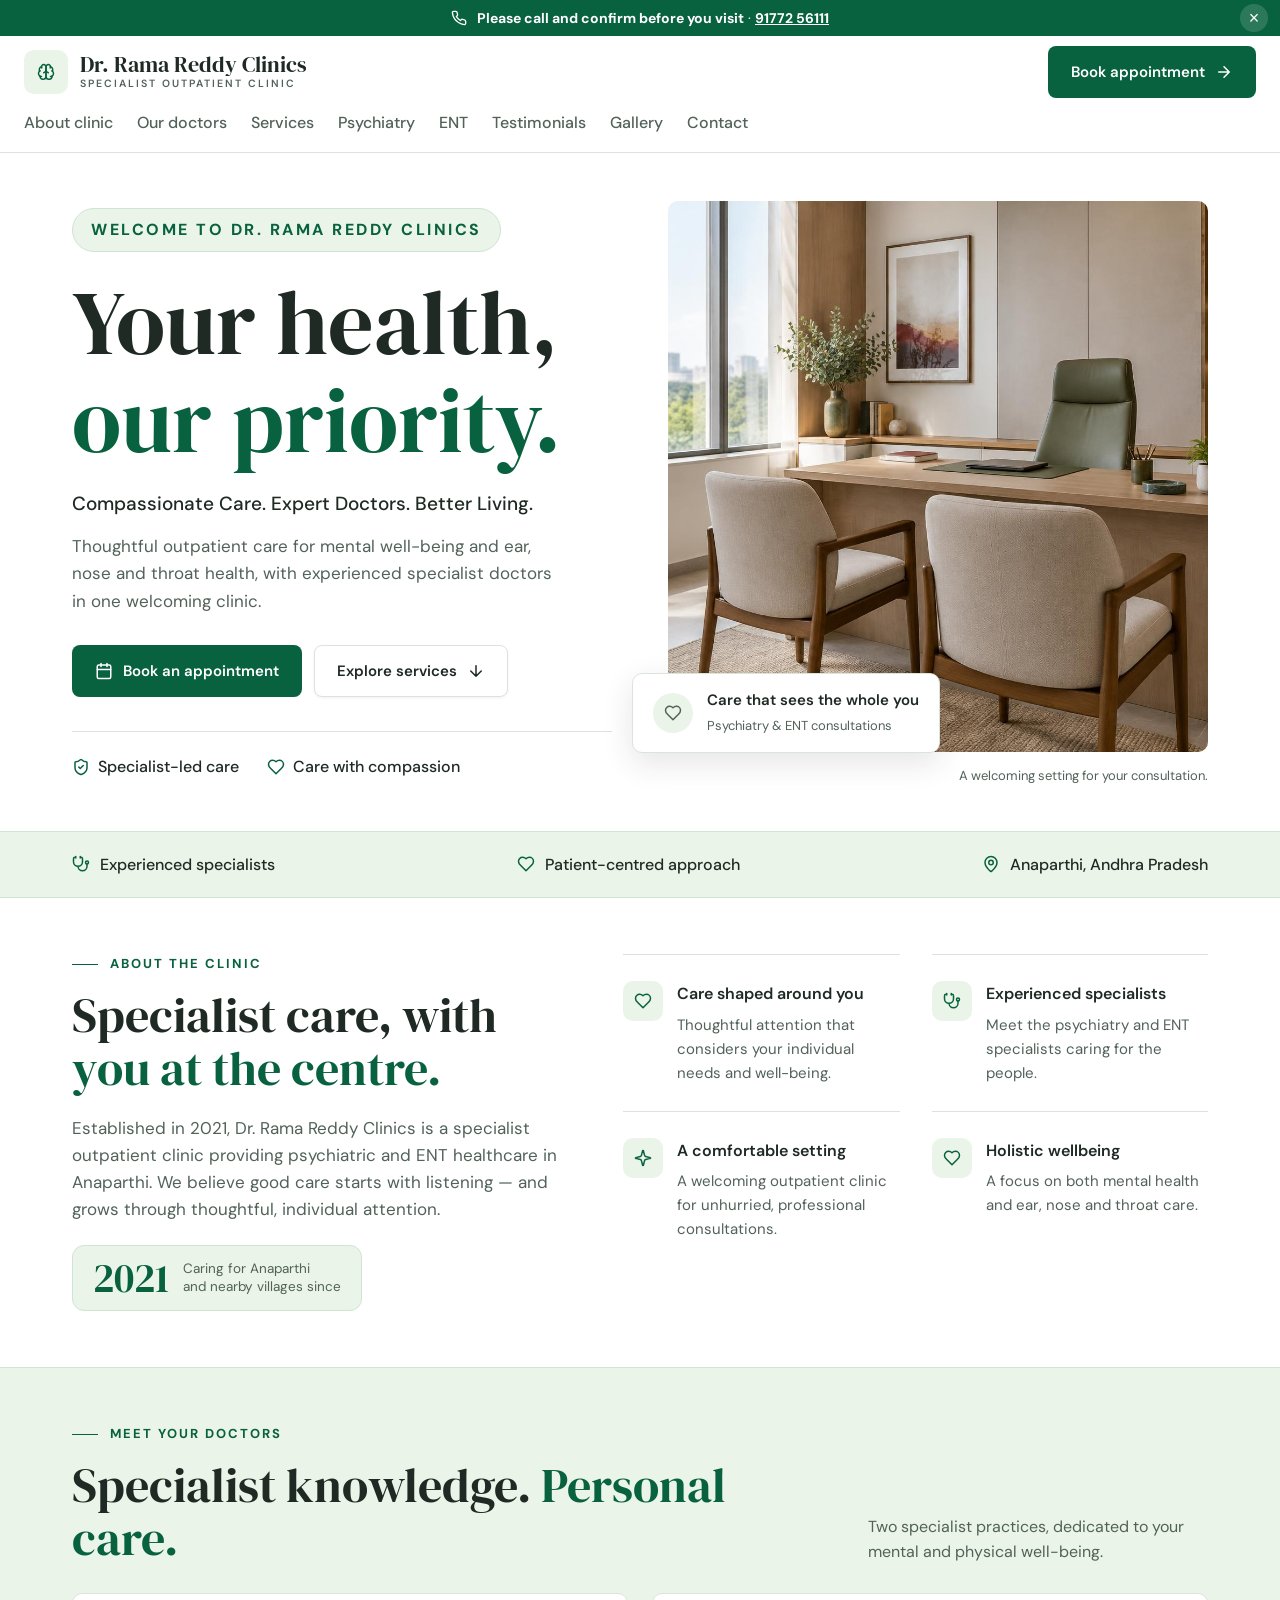
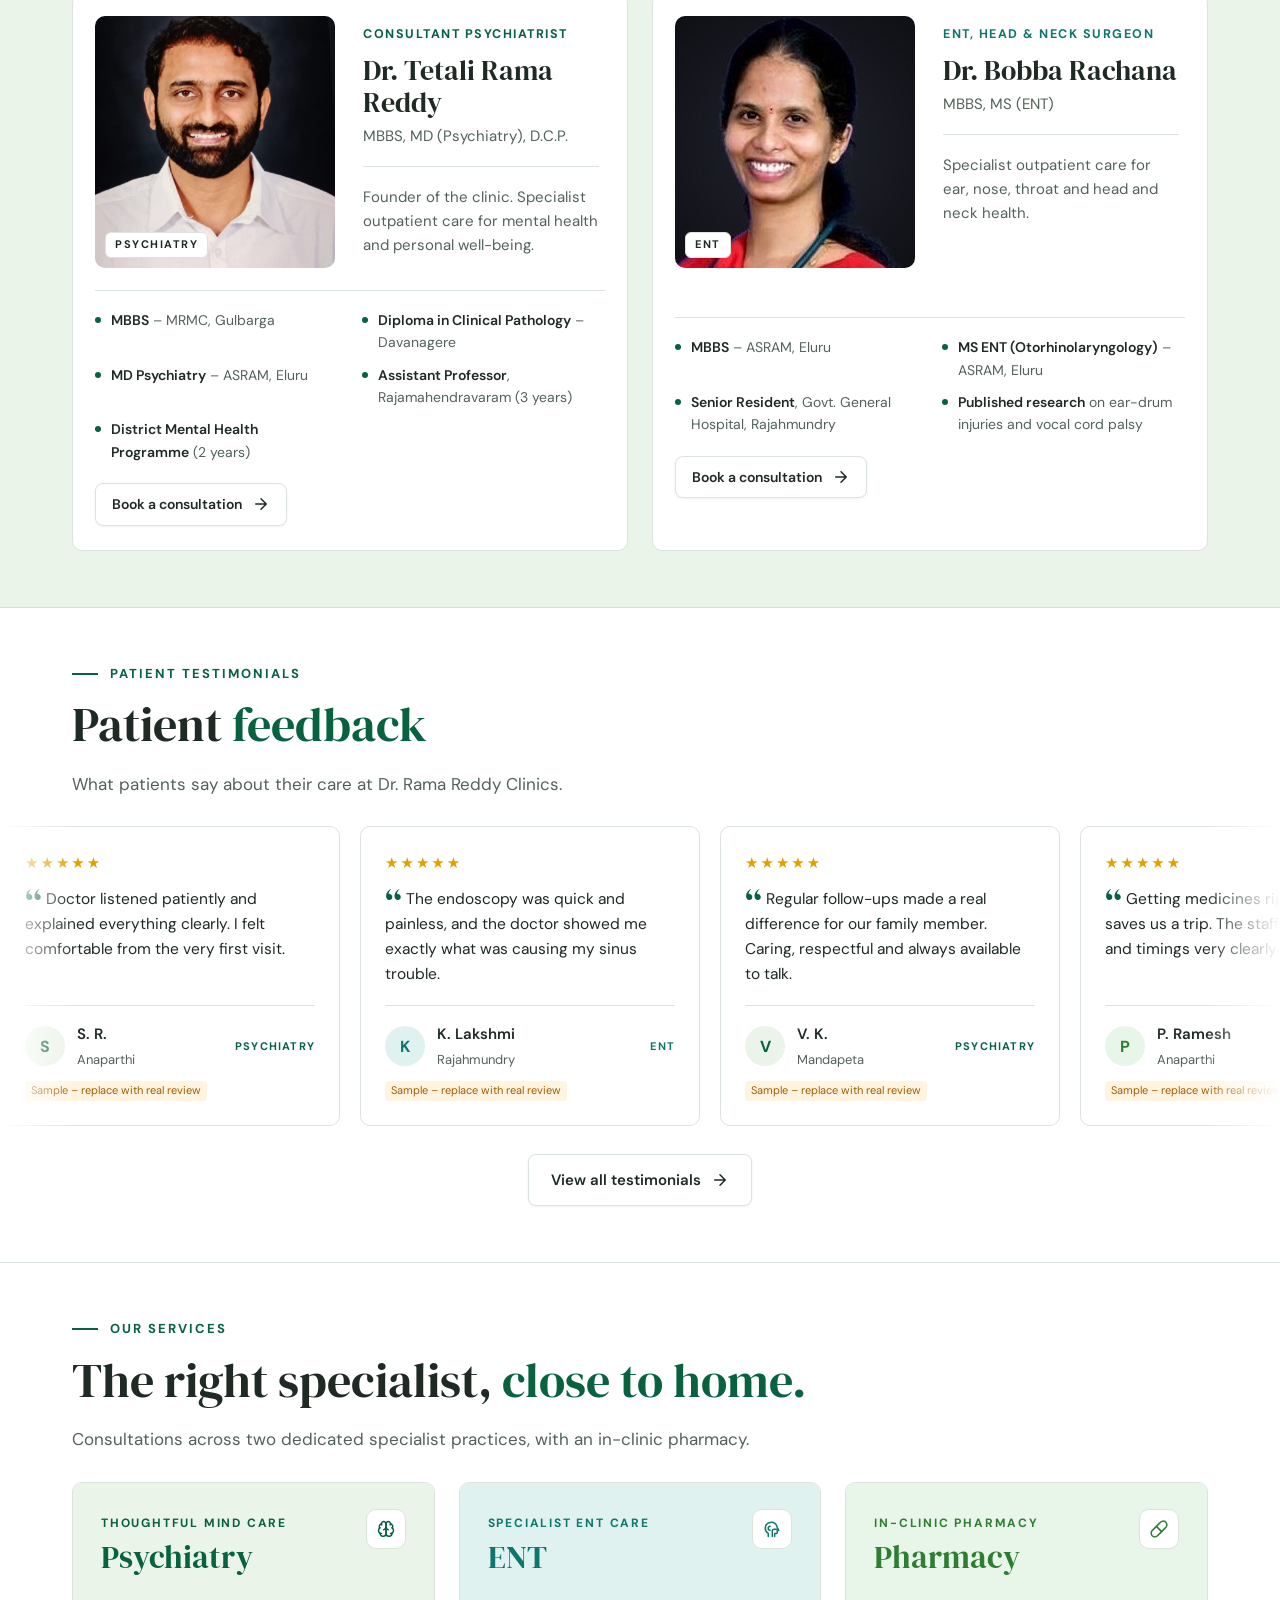
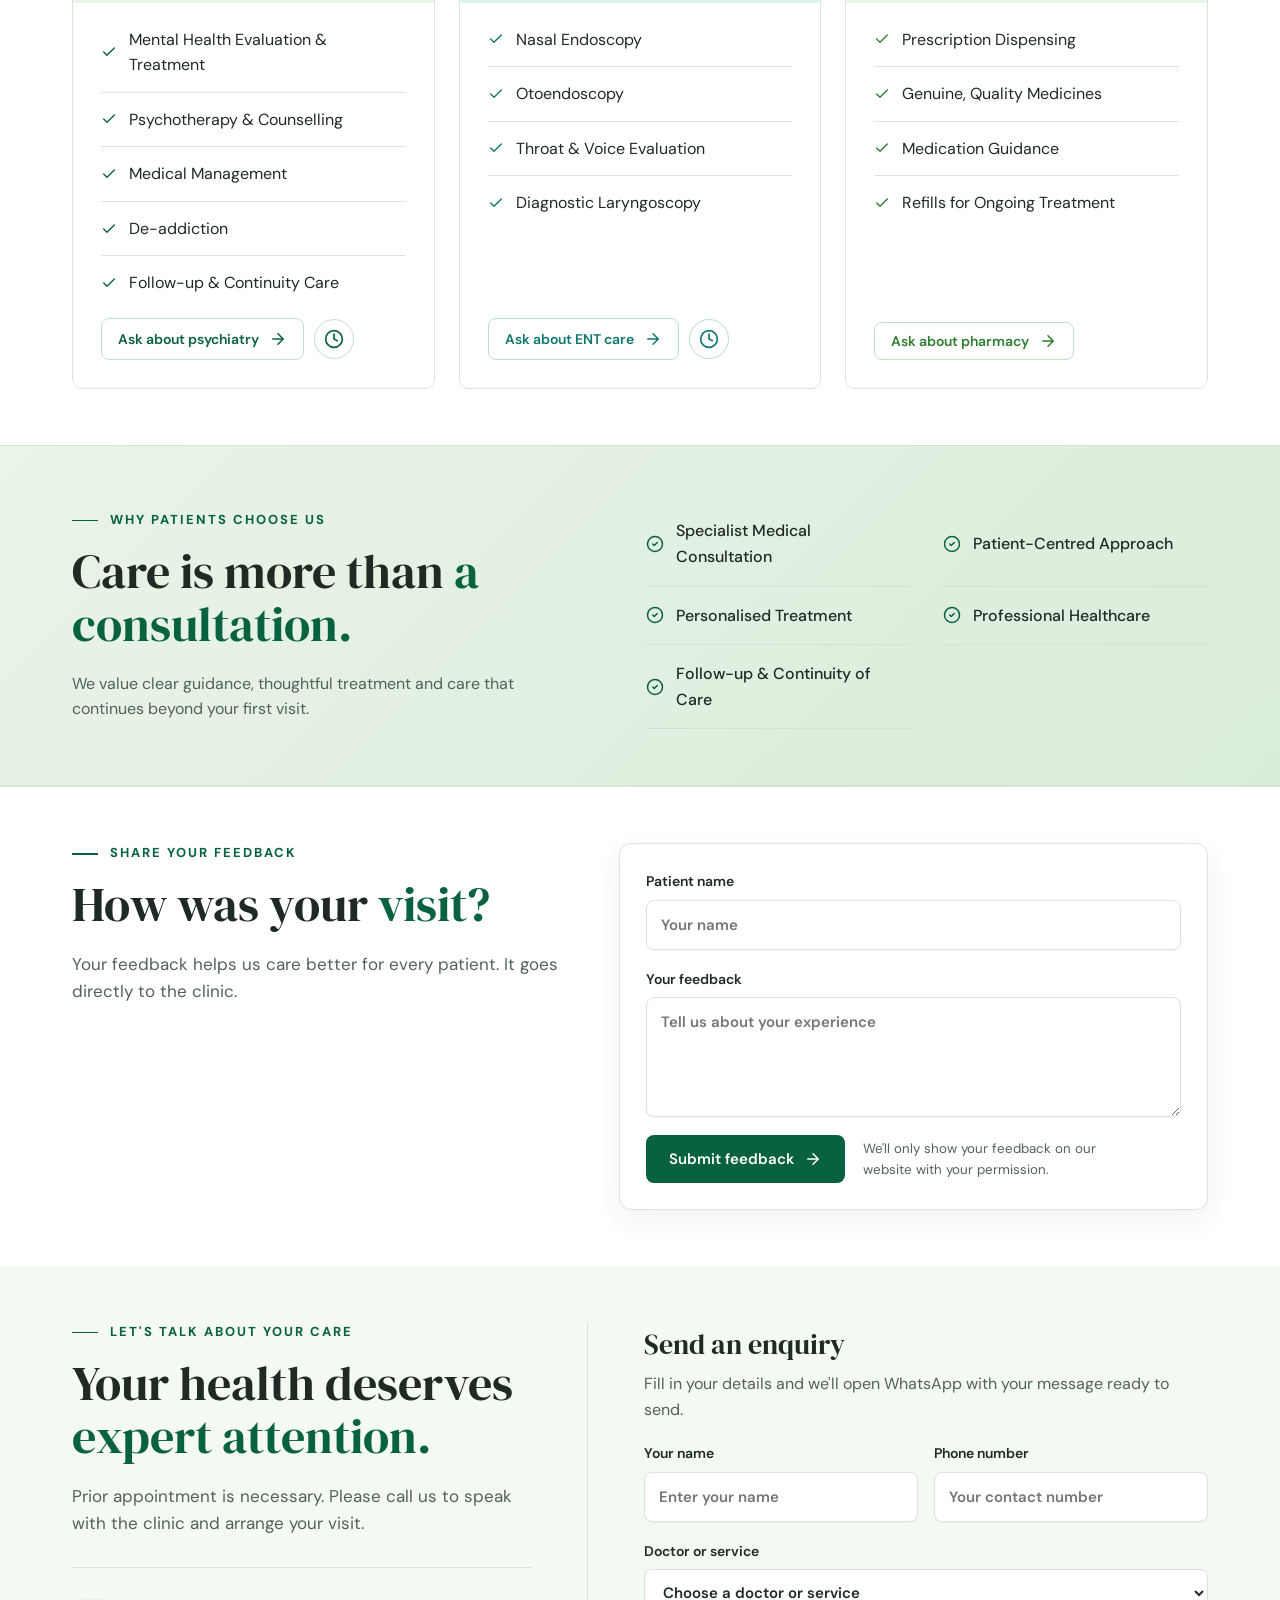
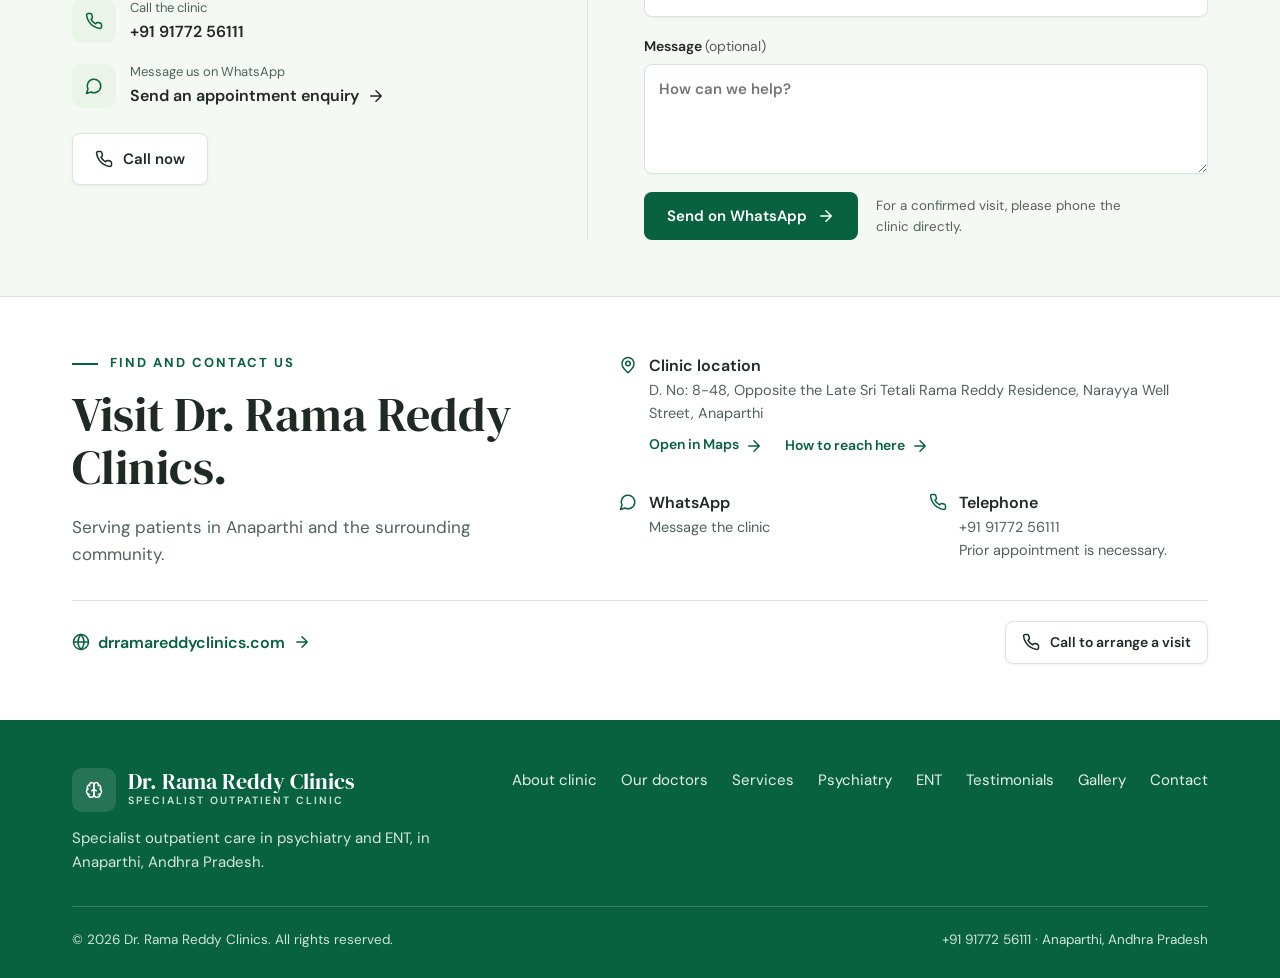
<file: index.html>
<!doctype html>
<html lang="en">
<head>
<meta charset="utf-8">
<meta name="viewport" content="width=device-width, initial-scale=1">
<title>Dr. Rama Reddy Clinics | Specialist Outpatient Care in Anaparthi</title>
<meta name="description" content="Dr. Rama Reddy Clinics, Anaparthi – specialist outpatient psychiatry and ENT care by Dr. Tetali Rama Reddy and Dr. Bobba Rachana. Call 91772 56111.">
<link rel="icon" href="favicon.svg?v=4" type="image/svg+xml">
<link rel="icon" href="favicon-32.png?v=4" type="image/png" sizes="32x32">
<link rel="apple-touch-icon" href="apple-touch-icon.png?v=4">
<meta name="theme-color" content="#08613f">
<link rel="preconnect" href="https://fonts.googleapis.com">
<link rel="preconnect" href="https://fonts.gstatic.com" crossorigin>
<link href="https://fonts.googleapis.com/css2?family=DM+Sans:wght@400;500;600;700&family=DM+Serif+Display:ital@0;1&display=swap" rel="stylesheet">
<link rel="stylesheet" href="styles.css?v=5">
</head>
<body>

<svg width="0" height="0" style="position:absolute" aria-hidden="true">
  <symbol id="i-brain" viewBox="0 0 24 24"><path d="M12 5a3 3 0 1 0-6 .1 4 4 0 0 0-2.5 5.8 4 4 0 0 0 .5 6.6A4 4 0 1 0 12 18Z"/><path d="M12 5a3 3 0 1 1 6 .1 4 4 0 0 1 2.5 5.8 4 4 0 0 1-.5 6.6A4 4 0 1 1 12 18Z"/><path d="M15 13a4.5 4.5 0 0 1-3-4 4.5 4.5 0 0 1-3 4M17.6 6.5a3 3 0 0 0 .4-1.4M6 5.1a3 3 0 0 0 .4 1.4M3.5 10.9a4 4 0 0 1 .6-.4M19.9 10.5a4 4 0 0 1 .6.4M6 18a4 4 0 0 1-2-.5M20 17.5a4 4 0 0 1-2 .5"/></symbol>
  <!-- ENT: head profile with ear, nose and throat/neck -->
  <symbol id="i-ent" viewBox="0 0 24 24"><path d="M7 22v-4.2C4.6 16.4 3 13.9 3 11a8 8 0 0 1 15.6-2.4l.4 1.4 1.8 3.2a.6.6 0 0 1-.5.9H19v2.4a1.6 1.6 0 0 1-1.6 1.6H15.5V22"/><path d="M9.5 8.3a2.6 2.6 0 0 0 0 5.2"/><path d="M18.6 12.4H15a2.6 2.6 0 0 0-2.6 2.6V22"/></symbol>
  <symbol id="i-pill" viewBox="0 0 24 24"><path d="m10.5 20.5 10-10a5 5 0 1 0-7-7l-10 10a5 5 0 1 0 7 7Z"/><path d="m8.5 8.5 7 7"/></symbol>
  <symbol id="i-pin" viewBox="0 0 24 24"><path d="M20 10c0 5-5.5 10.2-7.4 11.8a1 1 0 0 1-1.2 0C9.5 20.2 4 15 4 10a8 8 0 0 1 16 0"/><circle cx="12" cy="10" r="3"/></symbol>
  <symbol id="i-cal" viewBox="0 0 24 24"><rect x="3" y="4" width="18" height="18" rx="2"/><path d="M16 2v4M8 2v4M3 10h18"/></symbol>
  <symbol id="i-right" viewBox="0 0 24 24"><path d="M5 12h14M12 5l7 7-7 7"/></symbol>
  <symbol id="i-down" viewBox="0 0 24 24"><path d="M12 5v14M19 12l-7 7-7-7"/></symbol>
  <symbol id="i-shield" viewBox="0 0 24 24"><path d="M20 13c0 5-3.5 7.5-7.7 9a1 1 0 0 1-.6 0C7.5 20.5 4 18 4 13V6a1 1 0 0 1 1-1c2 0 4.5-1.2 6.2-2.7a1.2 1.2 0 0 1 1.6 0C14.5 3.8 17 5 19 5a1 1 0 0 1 1 1z"/><path d="m9 12 2 2 4-4"/></symbol>
  <symbol id="i-heart" viewBox="0 0 24 24"><path d="M19 14c1.5-1.5 3-3.2 3-5.5A5.5 5.5 0 0 0 16.5 3c-1.8 0-3 .5-4.5 2-1.5-1.5-2.7-2-4.5-2A5.5 5.5 0 0 0 2 8.5c0 2.3 1.5 4 3 5.5l7 7Z"/></symbol>
  <symbol id="i-steth" viewBox="0 0 24 24"><path d="M11 2v2M5 2v2M5 3H4a2 2 0 0 0-2 2v4a6 6 0 0 0 12 0V5a2 2 0 0 0-2-2h-1M8 15a6 6 0 0 0 12 0v-3"/><circle cx="20" cy="10" r="2"/></symbol>
  <symbol id="i-spark" viewBox="0 0 24 24"><path d="M9.9 15.5a2 2 0 0 0-1.4-1.4l-6.1-1.6a.5.5 0 0 1 0-1L8.5 9.9a2 2 0 0 0 1.4-1.4l1.6-6.1a.5.5 0 0 1 1 0l1.6 6.1a2 2 0 0 0 1.4 1.4l6.1 1.6a.5.5 0 0 1 0 1l-6.1 1.6a2 2 0 0 0-1.4 1.4l-1.6 6.1a.5.5 0 0 1-1 0z"/></symbol>
  <symbol id="i-check" viewBox="0 0 24 24"><path d="M20 6 9 17l-5-5"/></symbol>
  <symbol id="i-ccheck" viewBox="0 0 24 24"><circle cx="12" cy="12" r="10"/><path d="m9 12 2 2 4-4"/></symbol>
  <symbol id="i-phone" viewBox="0 0 24 24"><path d="M22 16.9v3a2 2 0 0 1-2.2 2 19.8 19.8 0 0 1-8.6-3.1 19.5 19.5 0 0 1-6-6A19.8 19.8 0 0 1 2.1 4.2 2 2 0 0 1 4.1 2h3a2 2 0 0 1 2 1.7c.1.9.4 1.8.7 2.7a2 2 0 0 1-.5 2.1L8 9.8a16 16 0 0 0 6 6l1.3-1.3a2 2 0 0 1 2.1-.5c.9.3 1.8.6 2.7.7a2 2 0 0 1 1.7 2z"/></symbol>
  <symbol id="i-chat" viewBox="0 0 24 24"><path d="M7.9 20A9 9 0 1 0 4 16.1L2 22Z"/></symbol>
  <symbol id="i-ear" viewBox="0 0 24 24"><path d="M6 8.5a6.5 6.5 0 1 1 13 0c0 6-6 6-6 10a3.5 3.5 0 1 1-7 0"/><path d="M15 8.5a2.5 2.5 0 0 0-5 0v1a2 2 0 1 1 0 4"/></symbol>
  <symbol id="i-globe" viewBox="0 0 24 24"><circle cx="12" cy="12" r="10"/><path d="M12 2a14.5 14.5 0 0 0 0 20 14.5 14.5 0 0 0 0-20M2 12h20"/></symbol>
  <symbol id="i-clock" viewBox="0 0 24 24"><circle cx="12" cy="12" r="10"/><path d="M12 6v6l4 2"/></symbol>
  <symbol id="i-train" viewBox="0 0 24 24"><rect x="4" y="3" width="16" height="14" rx="3"/><path d="M4 11h16M8 21l2-4M16 21l-2-4"/><circle cx="8.5" cy="14" r=".5"/><circle cx="15.5" cy="14" r=".5"/></symbol>
  <symbol id="i-bus" viewBox="0 0 24 24"><rect x="3" y="4" width="18" height="13" rx="2"/><path d="M3 11h18M7 17v3M17 17v3"/><circle cx="7.5" cy="14" r=".5"/><circle cx="16.5" cy="14" r=".5"/></symbol>
  <symbol id="i-award" viewBox="0 0 24 24"><circle cx="12" cy="8" r="6"/><path d="M15.5 12.9 17 22l-5-3-5 3 1.5-9.1"/></symbol>
</svg>

<header>
  <div class="notice"><div class="notice-in"><svg class="icon"><use href="#i-phone"/></svg><span><b>Please call and confirm before you visit</b> · <a href="tel:+919177256111">91772 56111</a></span><button class="notice-close" type="button" aria-label="Close notice" onclick="this.closest('.notice').remove()">×</button></div></div>
  <div class="wrap">
    <a href="#" class="logo" aria-label="Dr. Rama Reddy Clinics home">
      <span class="ibox"><svg class="icon"><use href="#i-brain"/></svg></span>
      <span><b>Dr. Rama Reddy Clinics</b><small>SPECIALIST OUTPATIENT CLINIC</small></span>
    </a>
    <nav>
      <a href="#about">About clinic</a>
      <a href="#doctors">Our doctors</a>
      <a href="#services">Services</a>
      <a href="psychiatry.html">Psychiatry</a>
      <a href="ent.html">ENT</a>
      <a href="testimonials.html">Testimonials</a>
      <a href="gallery.html">Gallery</a>
      <a href="#contact">Contact</a>
    </nav>
    <a href="#contact" class="btn btn-book" aria-label="Book appointment"><span>Book<span class="long"> appointment</span></span><svg class="icon"><use href="#i-right"/></svg></a>
  </div>
</header>

<section class="hero">
  <div class="wrap">
    <div>
       <div class="eyebrow">Welcome to Dr. Rama Reddy Clinics</div>
     
      <h1>Your health,<br><span class="g">our priority.</span></h1>
      <p class="tagline">Compassionate Care. Expert Doctors. Better Living.</p>
      <p class="lead">Thoughtful outpatient care for mental well-being and ear, nose and throat health, with experienced specialist doctors in one welcoming clinic.</p>
      <div class="actions">
        <a href="#contact" class="btn btn-book"><svg class="icon"><use href="#i-cal"/></svg>Book an appointment</a>
        <a href="#services" class="btn btn-light">Explore services<svg class="icon"><use href="#i-down"/></svg></a>
      </div>
      <div class="trust">
        <span><svg class="icon"><use href="#i-shield"/></svg>Specialist-led care</span>
        <span><svg class="icon"><use href="#i-heart"/></svg>Care with compassion</span>
      </div>
    </div>
    <div class="hero-media">
      <img src="images/clinic-room.jpg" alt="Calm consultation room with chairs and a desk">
      <div class="float">
        <span class="ibox"><svg class="icon"><use href="#i-heart"/></svg></span>
        <div><b>Care that sees the whole you</b><span>Psychiatry &amp; ENT consultations</span></div>
      </div>
      <p class="caption">A welcoming setting for your consultation.</p>
    </div>
  </div>
</section>

<div class="strip">
  <div class="wrap">
    <span><svg class="icon"><use href="#i-steth"/></svg>Experienced specialists</span>
    <span><svg class="icon"><use href="#i-heart"/></svg>Patient-centred approach</span>
    <span><svg class="icon"><use href="#i-pin"/></svg>Anaparthi, Andhra Pradesh</span>
  </div>
</div>

<section class="about" id="about">
  <div class="wrap">
    <div>
      <div class="eyebrow">About the clinic</div>
      <h2 class="h2">Specialist care, with <span class="g">you at the centre.</span></h2>
      <p class="lead">Established in 2021, Dr. Rama Reddy Clinics is a specialist outpatient clinic providing psychiatric and ENT healthcare in Anaparthi. We believe good care starts with listening — and grows through thoughtful, individual attention.</p>
      <div class="since"><b>2021</b><span>Caring for Anaparthi<br>and nearby villages since</span></div>
    </div>
    <div class="features">
      <div class="feature"><span class="ibox"><svg class="icon"><use href="#i-heart"/></svg></span><div><b>Care shaped around you</b><p>Thoughtful attention that considers your individual needs and well-being.</p></div></div>
      <div class="feature"><span class="ibox"><svg class="icon"><use href="#i-steth"/></svg></span><div><b>Experienced specialists</b><p>Meet the psychiatry and ENT specialists caring for the people.</p></div></div>
      <div class="feature"><span class="ibox"><svg class="icon"><use href="#i-spark"/></svg></span><div><b>A comfortable setting</b><p>A welcoming outpatient clinic for unhurried, professional consultations.</p></div></div>
      <div class="feature"><span class="ibox"><svg class="icon"><use href="#i-heart"/></svg></span><div><b>Holistic wellbeing</b><p>A focus on both mental health and ear, nose and throat care.</p></div></div>
    </div>
  </div>
</section>

<section class="doctors" id="doctors">
  <div class="wrap">
    <div class="eyebrow">Meet your doctors</div>
    <div class="split-head">
      <h2 class="h2">Specialist knowledge. <span class="g">Personal care.</span></h2>
      <p>Two specialist practices, dedicated to your mental and physical well-being.</p>
    </div>
    <div class="doc-grid">
      <div class="doc psy">
        <div class="doc-photo">
          <img src="images/dr-rama-reddy.jpg" alt="Dr. Tetali Rama Reddy">
          <span class="tag">Psychiatry</span>
        </div>
        <div class="doc-body">
          <div class="role">Consultant Psychiatrist</div>
          <h3>Dr. Tetali Rama Reddy</h3>
          <div class="deg">MBBS, MD (Psychiatry), D.C.P.</div>
          <p>Founder of the clinic. Specialist outpatient care for mental health and personal well-being.</p>
        </div>
        <div class="doc-foot">
          <ul class="creds">
            <li><b>MBBS</b> – MRMC, Gulbarga</li>
            <li><b>Diploma in Clinical Pathology</b> – Davanagere</li>
            <li><b>MD Psychiatry</b> – ASRAM, Eluru</li>
            <li><b>Assistant Professor</b>, Rajamahendravaram (3 years)</li>
            <li><b>District Mental Health Programme</b> (2 years)</li>
          </ul>
          <a href="#contact" class="btn btn-light btn-sm" data-doctor="Dr. Tetali Rama Reddy (Psychiatry)">Book a consultation<svg class="icon"><use href="#i-right"/></svg></a>
        </div>
      </div>
      <div class="doc ent">
        <div class="doc-photo">
          <img src="images/dr-rachana.jpg" alt="Dr. Bobba Rachana">
          <span class="tag">ENT</span>
        </div>
        <div class="doc-body">
          <div class="role">ENT, Head &amp; Neck Surgeon</div>
          <h3>Dr. Bobba Rachana</h3>
          <div class="deg">MBBS, MS (ENT)</div>
          <p>Specialist outpatient care for ear, nose, throat and head and neck health.</p>
        </div>
        <div class="doc-foot">
          <ul class="creds">
            <li><b>MBBS</b> – ASRAM, Eluru</li>
            <li><b>MS ENT (Otorhinolaryngology)</b> – ASRAM, Eluru</li>
            <li><b>Senior Resident</b>, Govt. General Hospital, Rajahmundry</li>
            <li><b>Published research</b> on ear-drum injuries and vocal cord palsy</li>
          </ul>
          <a href="#contact" class="btn btn-light btn-sm" data-doctor="Dr. Bobba Rachana (ENT)">Book a consultation<svg class="icon"><use href="#i-right"/></svg></a>
        </div>
      </div>
    </div>
  </div>
</section>

<section class="testimonials" id="testimonials">
  <div class="wrap">
    <div class="eyebrow">Patient testimonials</div>
    <h2 class="h2">Patient <span class="g">feedback</span></h2>
    <p class="lead">What patients say about their care at Dr. Rama Reddy Clinics.</p>
  </div>
  <div class="t-viewport" aria-label="Patient testimonials">
    <div class="t-track"></div>
  </div>
  <div class="wrap t-more">
    <a href="testimonials.html" class="btn btn-light">View all testimonials<svg class="icon"><use href="#i-right"/></svg></a>
  </div>
</section>

<section id="services">
  <div class="wrap">
    <div class="eyebrow">Our services</div>
    <h2 class="h2">The right specialist, <span class="g">close to home.</span></h2>
    <p class="lead">Consultations across two dedicated specialist practices, with an in-clinic pharmacy.</p>
    <div class="svc-grid">
      <div class="svc psy">
        <div class="svc-head">
          <div><small>Thoughtful mind care</small><h3>Psychiatry</h3></div>
          <span class="ibox"><svg class="icon"><use href="#i-brain"/></svg></span>
        </div>
        <ul>
          <li><svg class="icon"><use href="#i-check"/></svg>Mental Health Evaluation &amp; Treatment</li>
          <li><svg class="icon"><use href="#i-check"/></svg>Psychotherapy &amp; Counselling</li>
          <li><svg class="icon"><use href="#i-check"/></svg>Medical Management</li>
          <li><svg class="icon"><use href="#i-check"/></svg>De-addiction</li>
          <li><svg class="icon"><use href="#i-check"/></svg>Follow-up &amp; Continuity Care</li>
        </ul>
        <div class="svc-actions"><a href="psychiatry.html" class="btn btn-psy btn-sm">Ask about psychiatry<svg class="icon"><use href="#i-right"/></svg></a><button type="button" class="clock-btn" data-timepop="psy" data-title="Psychiatry timings" aria-label="Psychiatry timings" title="Psychiatry timings"><svg class="icon"><use href="#i-clock"/></svg></button></div>
      </div>
      <div class="svc ent">
        <div class="svc-head">
          <div><small>Specialist ENT care</small><h3>ENT</h3></div>
          <span class="ibox"><svg class="icon"><use href="#i-ent"/></svg></span>
        </div>
        <ul>
          <li><svg class="icon"><use href="#i-check"/></svg>Nasal Endoscopy</li>
          <li><svg class="icon"><use href="#i-check"/></svg>Otoendoscopy</li>
          <li><svg class="icon"><use href="#i-check"/></svg>Throat &amp; Voice Evaluation</li>
          <li><svg class="icon"><use href="#i-check"/></svg>Diagnostic Laryngoscopy</li>
        </ul>
        <div class="svc-actions"><a href="ent.html" class="btn btn-ent btn-sm">Ask about ENT care<svg class="icon"><use href="#i-right"/></svg></a><button type="button" class="clock-btn" data-timepop="ent" data-title="ENT timings" aria-label="ENT timings" title="ENT timings"><svg class="icon"><use href="#i-clock"/></svg></button></div>
      </div>
      <div class="svc rx">
        <div class="svc-head">
          <div><small>In-clinic pharmacy</small><h3>Pharmacy</h3></div>
          <span class="ibox"><svg class="icon"><use href="#i-pill"/></svg></span>
        </div>
        <ul>
          <li><svg class="icon"><use href="#i-check"/></svg>Prescription Dispensing</li>
          <li><svg class="icon"><use href="#i-check"/></svg>Genuine, Quality Medicines</li>
          <li><svg class="icon"><use href="#i-check"/></svg>Medication Guidance</li>
          <li><svg class="icon"><use href="#i-check"/></svg>Refills for Ongoing Treatment</li>
        </ul>
        <div class="svc-actions"><button type="button" class="btn btn-rx btn-sm" data-open="pharmacy-pop">Ask about pharmacy<svg class="icon"><use href="#i-right"/></svg></button></div>
      </div>
    </div>
  </div>
</section>

<section class="why">
  <div class="wrap">
    <div>
      <div class="eyebrow">Why patients choose us</div>
      <h2 class="h2">Care is more than <span class="g">a consultation.</span></h2>
      <p>We value clear guidance, thoughtful treatment and care that continues beyond your first visit.</p>
    </div>
    <div class="why-list">
      <span><svg class="icon"><use href="#i-ccheck"/></svg>Specialist Medical Consultation</span>
      <span><svg class="icon"><use href="#i-ccheck"/></svg>Patient-Centred Approach</span>
      <span><svg class="icon"><use href="#i-ccheck"/></svg>Personalised Treatment</span>
      <span><svg class="icon"><use href="#i-ccheck"/></svg>Professional Healthcare</span>
      <span><svg class="icon"><use href="#i-ccheck"/></svg>Follow-up &amp; Continuity of Care</span>
    </div>
  </div>
</section>

<section class="feedback" id="feedback">
  <div class="wrap">
    <div>
      <div class="eyebrow">Share your feedback</div>
      <h2 class="h2">How was your <span class="g">visit?</span></h2>
      <p class="lead">Your feedback helps us care better for every patient. It goes directly to the clinic.</p>
    </div>
    <form id="feedback-form" class="fb-card" novalidate>
      <label>Patient name<input name="name" required maxlength="100" autocomplete="name" placeholder="Your name"></label>
      <label>Your feedback<textarea name="message" required maxlength="1000" placeholder="Tell us about your experience"></textarea></label>
      <input name="website" class="hp" tabindex="-1" autocomplete="off" aria-hidden="true">
      <p id="fb-msg" class="fb-msg" role="status" hidden></p>
      <div class="submit-row">
        <button class="btn btn-book" type="submit">Submit feedback<svg class="icon"><use href="#i-right"/></svg></button>
        <small>We'll only show your feedback on our website with your permission.</small>
      </div>
    </form>
  </div>
</section>

<section class="enquiry" id="contact">
  <div class="wrap">
    <div class="left">
      <div class="eyebrow">Let's talk about your care</div>
      <h2 class="h2">Your health deserves <span class="g">expert attention.</span></h2>
      <p class="lead">Prior appointment is necessary. Please call us to speak with the clinic and arrange your visit.</p>
      <div class="contact-items">
        <a class="ci" href="tel:+919177256111">
          <span class="ibox"><svg class="icon"><use href="#i-phone"/></svg></span>
          <span><small>Call the clinic</small><b>+91 91772 56111</b></span>
        </a>
        <a class="ci" href="https://wa.me/919177256111?text=Hello%2C%20I%20would%20like%20to%20book%20an%20appointment%20at%20Dr.%20Rama%20Reddy%20Clinics." target="_blank" rel="noopener">
          <span class="ibox"><svg class="icon"><use href="#i-chat"/></svg></span>
          <span><small>Message us on WhatsApp</small><b>Send an appointment enquiry<svg class="icon"><use href="#i-right"/></svg></b></span>
        </a>
      </div>
      <a href="tel:+919177256111" class="btn btn-light"><svg class="icon"><use href="#i-phone"/></svg>Call now</a>
    </div>
    <div class="right">
      <form id="enquiry">
        <h3>Send an enquiry</h3>
        <p>Fill in your details and we'll open WhatsApp with your message ready to send.</p>
        <div class="row">
          <label>Your name<input name="name" required autocomplete="name" placeholder="Enter your name"></label>
          <label>Phone number<input name="phone" type="tel" required autocomplete="tel" placeholder="Your contact number"></label>
        </div>
        <label>Doctor or service
          <select name="doctor" required>
            <option value="">Choose a doctor or service</option>
            <option>Dr. Tetali Rama Reddy (Psychiatry)</option>
            <option>Dr. Bobba Rachana (ENT)</option>
            <option>Pharmacy enquiry</option>
          </select>
        </label>
        <label>Message <span>(optional)</span><textarea name="message" placeholder="How can we help?"></textarea></label>
        <div class="submit-row">
          <button class="btn btn-book" type="submit">Send on WhatsApp<svg class="icon"><use href="#i-right"/></svg></button>
          <small>For a confirmed visit, please phone the clinic directly.</small>
        </div>
      </form>
    </div>
  </div>
</section>

<section class="visit">
  <div class="wrap">
    <div class="visit-top">
      <div>
        <div class="eyebrow">Find and contact us</div>
        <h2 class="h2">Visit Dr. Rama Reddy Clinics.</h2>
        <p class="lead">Serving patients in Anaparthi and the surrounding community.</p>
      </div>
      <div class="visit-grid">
        <div class="vi vi-wide"><svg class="icon"><use href="#i-pin"/></svg><div><b>Clinic location</b><p>D. No: 8-48, Opposite the Late Sri Tetali Rama Reddy Residence, Narayya Well Street, Anaparthi</p>
          <div class="more-row">
            <a class="more" href="https://www.google.com/maps/search/?api=1&amp;query=16.929583,81.957667" target="_blank" rel="noopener">Open in Maps<svg class="icon"><use href="#i-right"/></svg></a>
            <button type="button" class="more" data-open="reach-pop">How to reach here<svg class="icon"><use href="#i-right"/></svg></button>
          </div>
        </div></div>
        <div class="vi"><svg class="icon"><use href="#i-chat"/></svg><div><b>WhatsApp</b><p><a href="https://wa.me/919177256111" target="_blank" rel="noopener">Message the clinic</a></p></div></div>
        <div class="vi"><svg class="icon"><use href="#i-phone"/></svg><div><b>Telephone</b><p><a href="tel:+919177256111">+91 91772 56111</a><br>Prior appointment is necessary.</p></div></div>
      </div>
    </div>
    <div class="visit-bottom">
      <a href="https://drramareddyclinics.com"><svg class="icon"><use href="#i-globe"/></svg>drramareddyclinics.com<svg class="icon"><use href="#i-right"/></svg></a>
      <a href="tel:+919177256111" class="btn btn-light btn-sm"><svg class="icon"><use href="#i-phone"/></svg>Call to arrange a visit</a>
    </div>
  </div>
</section>

<footer>
  <div class="wrap">
    <div class="f-top">
      <div>
        <a href="#" class="logo">
          <span class="ibox"><svg class="icon"><use href="#i-brain"/></svg></span>
          <span><b>Dr. Rama Reddy Clinics</b><small>SPECIALIST OUTPATIENT CLINIC</small></span>
        </a>
        <p>Specialist outpatient care in psychiatry and ENT, in Anaparthi, Andhra Pradesh.</p>
      </div>
      <div class="f-nav">
        <a href="#about">About clinic</a>
        <a href="#doctors">Our doctors</a>
        <a href="#services">Services</a>
        <a href="psychiatry.html">Psychiatry</a>
        <a href="ent.html">ENT</a>
        <a href="testimonials.html">Testimonials</a>
        <a href="gallery.html">Gallery</a>
        <a href="#contact">Contact</a>
      </div>
    </div>
    <div class="f-bottom">
      <span>© <span id="yr">2026</span> Dr. Rama Reddy Clinics. All rights reserved.</span>
      <span>+91 91772 56111 · Anaparthi, Andhra Pradesh</span>
    </div>
  </div>
</footer>

<!-- Timings popup (clock buttons on the service cards) -->
<dialog id="timing-pop" class="pop">
  <div class="pop-in">
    <div class="pop-head"><span class="ibox"><svg class="icon"><use href="#i-clock"/></svg></span><h3>Timings</h3><button class="pop-x" type="button" data-close aria-label="Close">×</button></div>
    <div class="time-big"><svg class="icon"><use href="#i-clock"/></svg><span></span></div>
    <p>Prior appointment is necessary. Please call to confirm before you visit.</p>
    <a href="tel:+919177256111" class="btn btn-book btn-wide"><svg class="icon"><use href="#i-phone"/></svg>Call 91772 56111</a>
  </div>
</dialog>

<!-- Pharmacy timings popup --><dialog id="pharmacy-pop" class="pop">
  <div class="pop-in">
    <div class="pop-head"><span class="ibox"><svg class="icon"><use href="#i-pill"/></svg></span><h3>Pharmacy timings</h3><button class="pop-x" type="button" data-close aria-label="Close">×</button></div>
    <div class="time-big"><svg class="icon"><use href="#i-clock"/></svg><span data-timing="rx"></span></div>
    <p>Prescription medicines are dispensed at our in-clinic pharmacy. Please bring your prescription.</p>
    <a href="tel:+919177256111" class="btn btn-book btn-wide"><svg class="icon"><use href="#i-phone"/></svg>Call 91772 56111</a>
  </div>
</dialog>

<!-- How to reach popup -->
<dialog id="reach-pop" class="pop">
  <form id="reach-form" class="pop-in">
    <div class="pop-head"><span class="ibox"><svg class="icon"><use href="#i-pin"/></svg></span><h3>How to reach us</h3><button class="pop-x" type="button" data-close aria-label="Close">×</button></div>
    <label>From<input name="from" autocomplete="address-level2" placeholder="Your town or city"></label>
    <label>To<input value="Dr. Rama Reddy Clinics, Narayya Well Street, Anaparthi" readonly></label>
    <p>Travel by:</p>
    <div class="travel">
      <a class="btn btn-light" href="https://www.irctc.co.in/nget/train-search" target="_blank" rel="noopener"><svg class="icon"><use href="#i-train"/></svg>Train (IRCTC)</a>
      <a class="btn btn-light" href="https://www.apsrtconline.in/" target="_blank" rel="noopener"><svg class="icon"><use href="#i-bus"/></svg>Bus (APSRTC)</a>
    </div>
    <button class="btn btn-book btn-wide" type="submit"><svg class="icon"><use href="#i-pin"/></svg>Get directions on Google Maps</button>
  </form>
</dialog>

<script src="testimonials.js?v=4"></script>
<script src="site.js?v=4"></script>
<script>
  const form = document.getElementById('enquiry');
  // Links like index.html?doctor=ent#contact (from the Psychiatry / ENT pages) preselect the doctor
  const pre = { psy: 'Dr. Tetali Rama Reddy (Psychiatry)', ent: 'Dr. Bobba Rachana (ENT)' }[new URLSearchParams(location.search).get('doctor')];
  if (pre) form.doctor.value = pre;
  // "Book a consultation" buttons preselect the doctor
  document.querySelectorAll('[data-doctor]').forEach(a =>
    a.addEventListener('click', () => { form.doctor.value = a.dataset.doctor; }));

  form.addEventListener('submit', e => {
    e.preventDefault();
    const f = form.elements;
    const text = `Hello Dr. Rama Reddy Clinics,\nName: ${f.name.value.trim()}\nPhone: ${f.phone.value.trim()}\nRegarding: ${f.doctor.value}` +
      (f.message.value.trim() ? `\nMessage: ${f.message.value.trim()}` : '');
    window.open('https://wa.me/919177256111?text=' + encodeURIComponent(text), '_blank', 'noopener');
  });
</script>
</body>
</html>
</file>
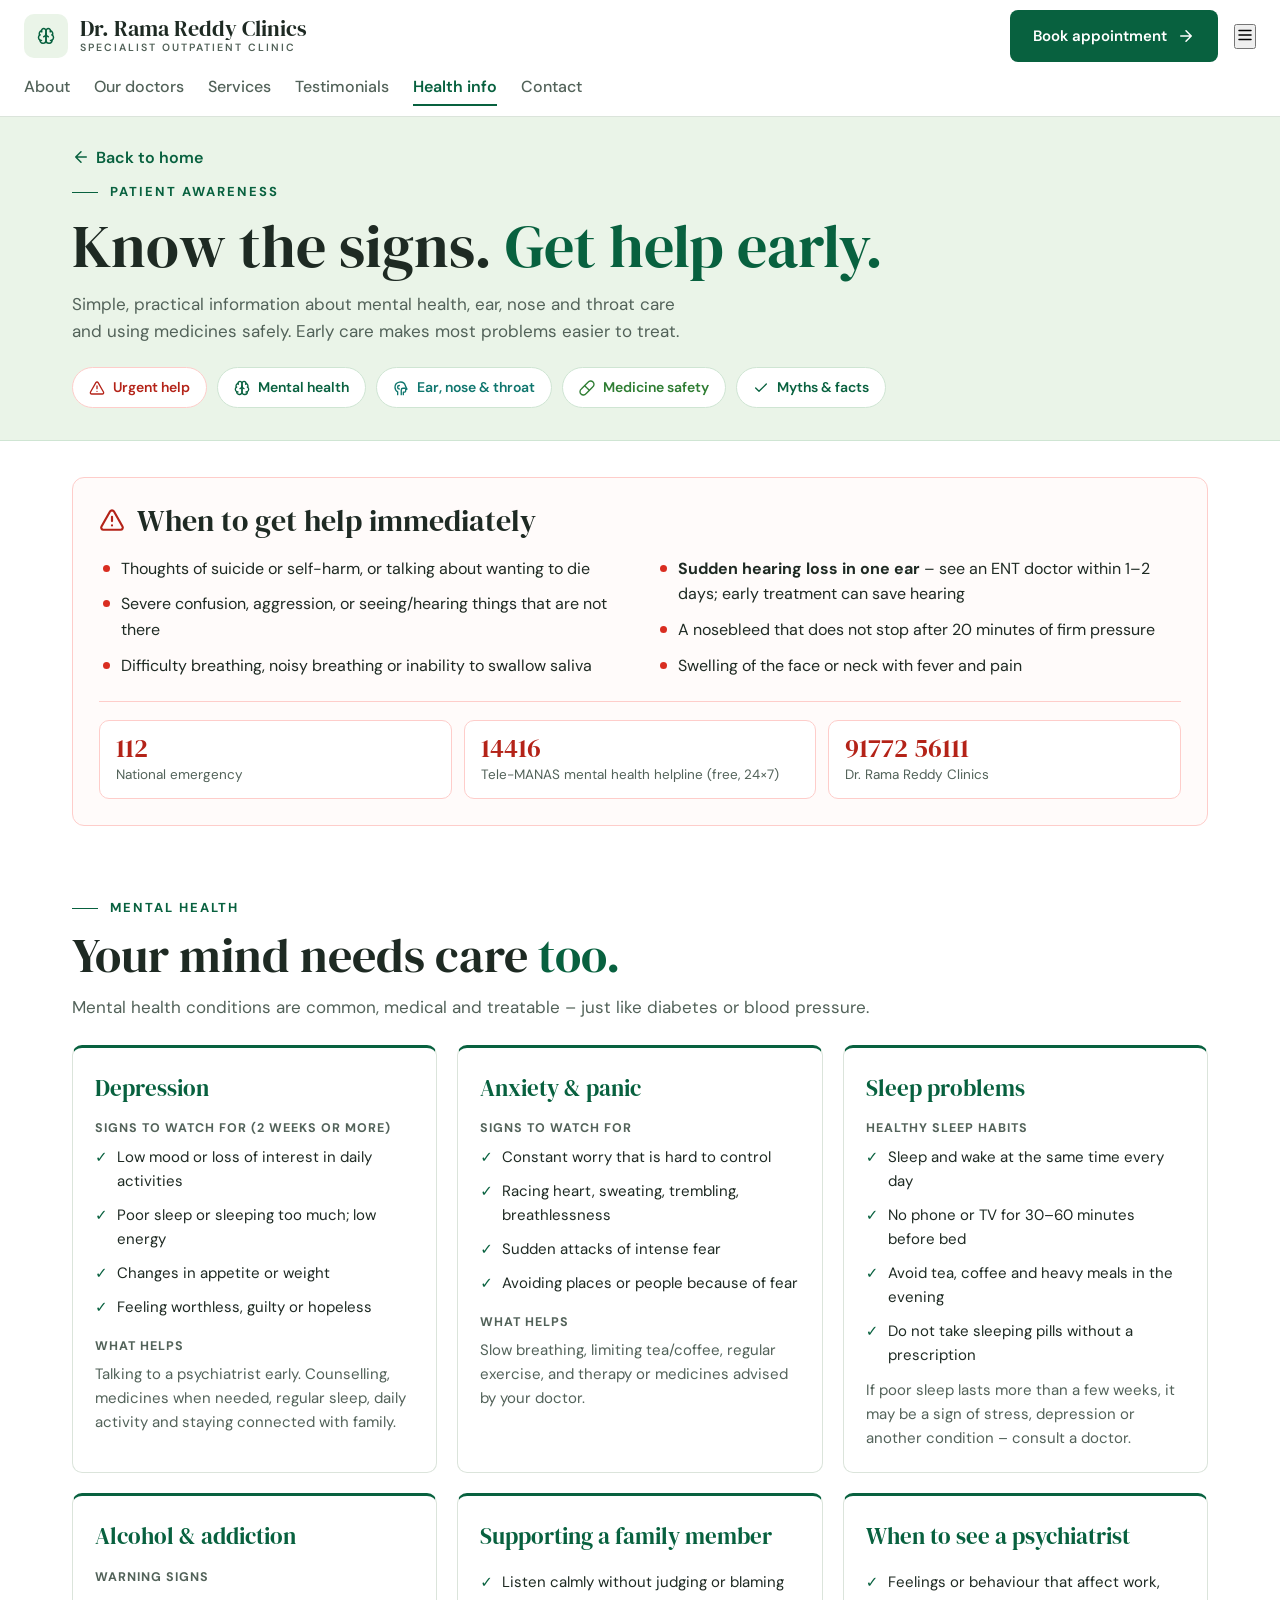
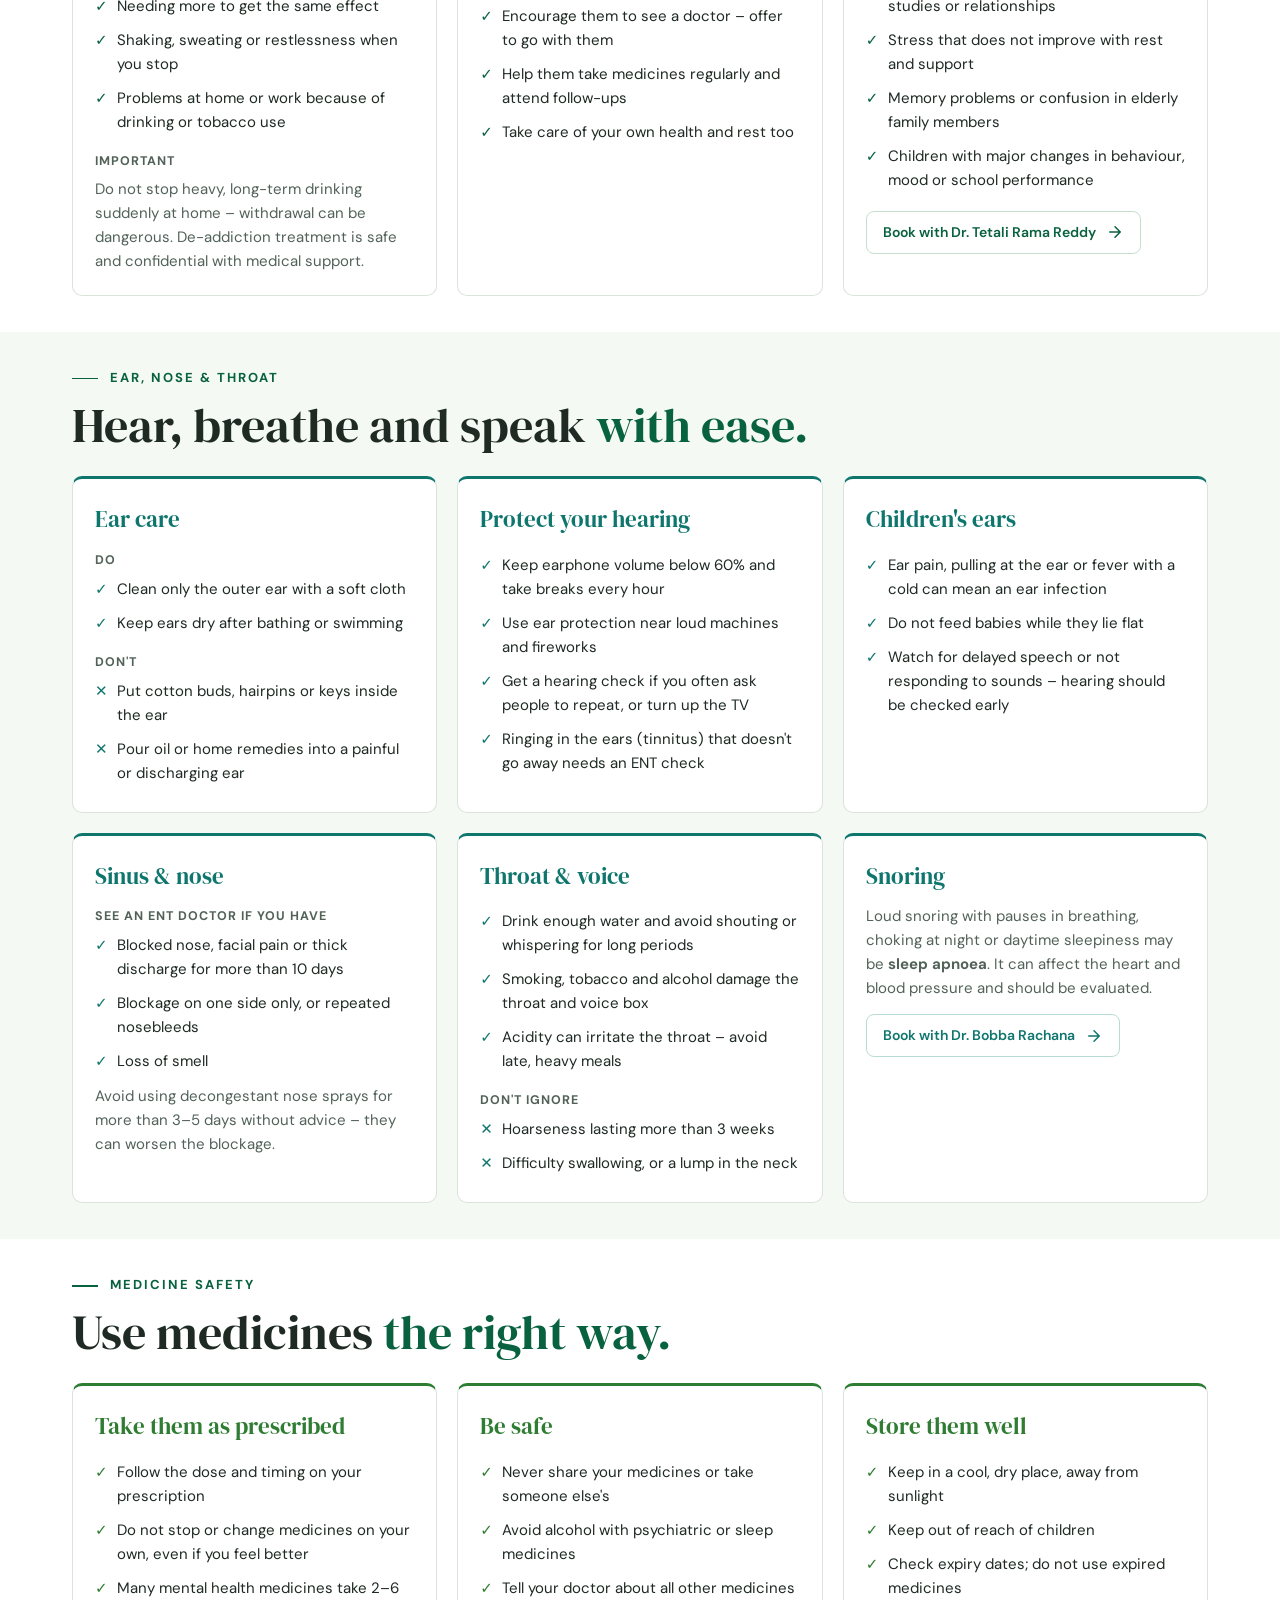
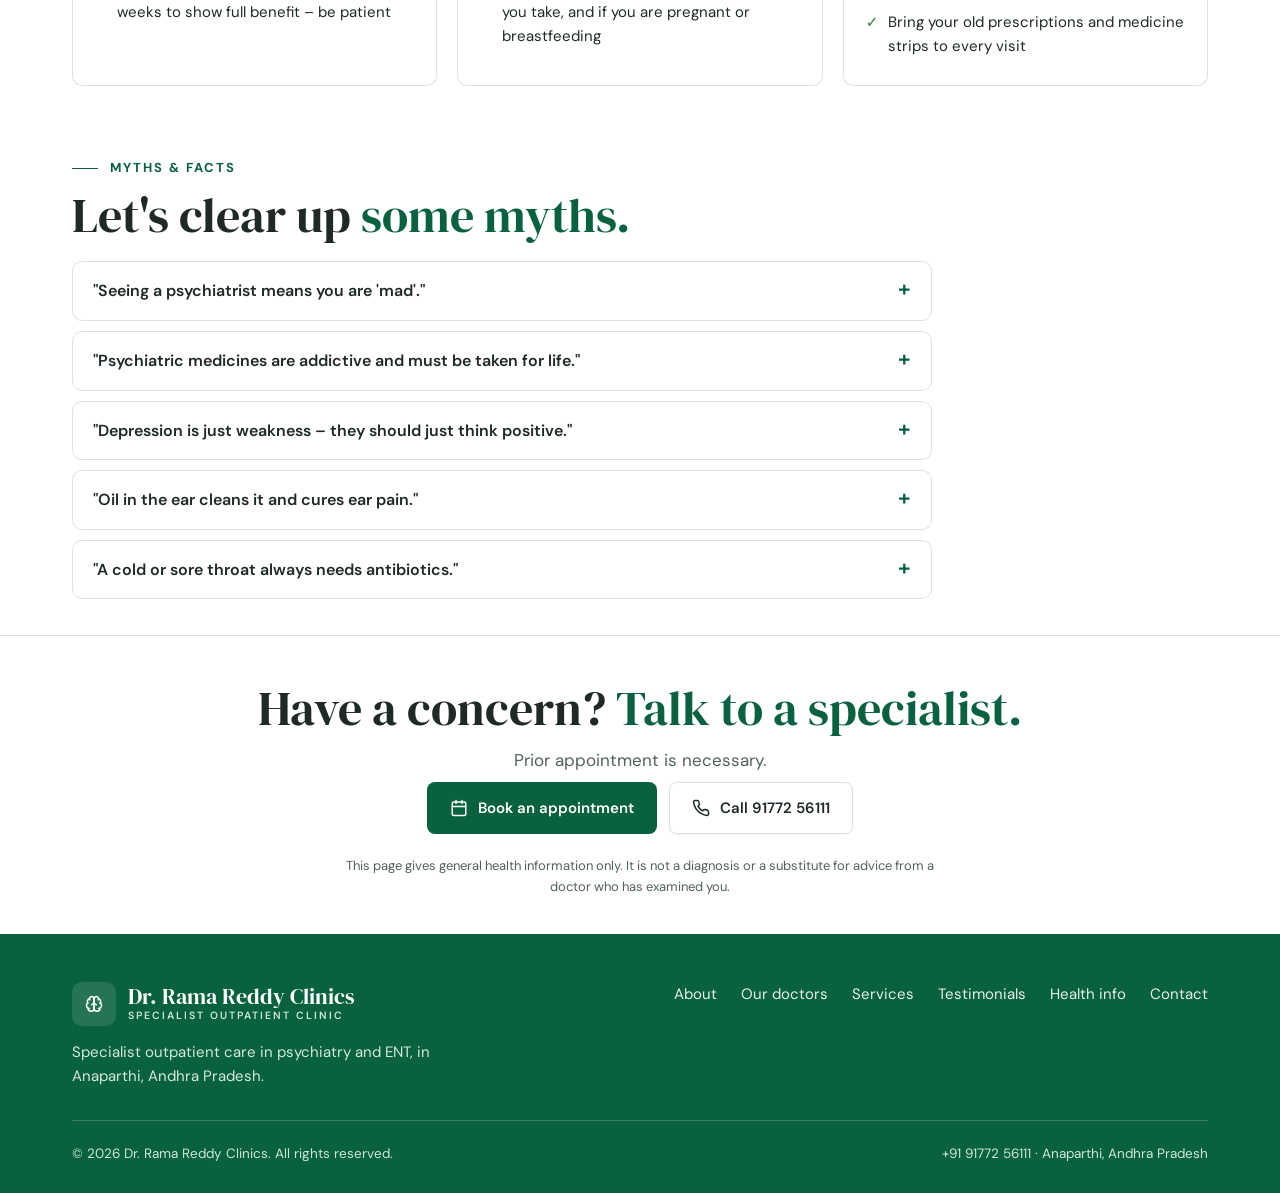
<file: awareness.html>
<!doctype html>
<html lang="en">
<head>
<meta charset="utf-8">
<meta name="viewport" content="width=device-width, initial-scale=1">
<title>Patient Awareness | Dr. Rama Reddy Clinics, Anaparthi</title>
<meta name="description" content="Simple health information on mental health, ear, nose and throat care, medicine safety and when to seek urgent help – from Dr. Rama Reddy Clinics, Anaparthi.">
<link rel="preconnect" href="https://fonts.googleapis.com">
<link rel="preconnect" href="https://fonts.gstatic.com" crossorigin>
<link href="https://fonts.googleapis.com/css2?family=DM+Sans:wght@400;500;600;700&family=DM+Serif+Display:ital@0;1&display=swap" rel="stylesheet">
<link rel="stylesheet" href="styles.css">
</head>
<body class="tpage">

<svg width="0" height="0" style="position:absolute" aria-hidden="true">
  <symbol id="i-brain" viewBox="0 0 24 24"><path d="M12 5a3 3 0 1 0-6 .1 4 4 0 0 0-2.5 5.8 4 4 0 0 0 .5 6.6A4 4 0 1 0 12 18Z"/><path d="M12 5a3 3 0 1 1 6 .1 4 4 0 0 1 2.5 5.8 4 4 0 0 1-.5 6.6A4 4 0 1 1 12 18Z"/><path d="M15 13a4.5 4.5 0 0 1-3-4 4.5 4.5 0 0 1-3 4M17.6 6.5a3 3 0 0 0 .4-1.4M6 5.1a3 3 0 0 0 .4 1.4M3.5 10.9a4 4 0 0 1 .6-.4M19.9 10.5a4 4 0 0 1 .6.4M6 18a4 4 0 0 1-2-.5M20 17.5a4 4 0 0 1-2 .5"/></symbol>
  <symbol id="i-ent" viewBox="0 0 24 24"><path d="M7 22v-4.2C4.6 16.4 3 13.9 3 11a8 8 0 0 1 15.6-2.4l.4 1.4 1.8 3.2a.6.6 0 0 1-.5.9H19v2.4a1.6 1.6 0 0 1-1.6 1.6H15.5V22"/><path d="M9.5 8.3a2.6 2.6 0 0 0 0 5.2"/><path d="M18.6 12.4H15a2.6 2.6 0 0 0-2.6 2.6V22"/></symbol>
  <symbol id="i-pill" viewBox="0 0 24 24"><path d="m10.5 20.5 10-10a5 5 0 1 0-7-7l-10 10a5 5 0 1 0 7 7Z"/><path d="m8.5 8.5 7 7"/></symbol>
  <symbol id="i-alert" viewBox="0 0 24 24"><path d="m21.7 18-8-14a2 2 0 0 0-3.4 0l-8 14A2 2 0 0 0 4 21h16a2 2 0 0 0 1.7-3Z"/><path d="M12 9v4M12 17h.01"/></symbol>
  <symbol id="i-right" viewBox="0 0 24 24"><path d="M5 12h14M12 5l7 7-7 7"/></symbol>
  <symbol id="i-cal" viewBox="0 0 24 24"><rect x="3" y="4" width="18" height="18" rx="2"/><path d="M16 2v4M8 2v4M3 10h18"/></symbol>
  <symbol id="i-phone" viewBox="0 0 24 24"><path d="M22 16.9v3a2 2 0 0 1-2.2 2 19.8 19.8 0 0 1-8.6-3.1 19.5 19.5 0 0 1-6-6A19.8 19.8 0 0 1 2.1 4.2 2 2 0 0 1 4.1 2h3a2 2 0 0 1 2 1.7c.1.9.4 1.8.7 2.7a2 2 0 0 1-.5 2.1L8 9.8a16 16 0 0 0 6 6l1.3-1.3a2 2 0 0 1 2.1-.5c.9.3 1.8.6 2.7.7a2 2 0 0 1 1.7 2z"/></symbol>
  <symbol id="i-check" viewBox="0 0 24 24"><path d="M20 6 9 17l-5-5"/></symbol>
  <symbol id="i-x" viewBox="0 0 24 24"><path d="M18 6 6 18M6 6l12 12"/></symbol>
</svg>

<header>
  <div class="wrap">
    <a href="index.html" class="logo" aria-label="Dr. Rama Reddy Clinics home">
      <span class="ibox"><svg class="icon"><use href="#i-brain"/></svg></span>
      <span><b>Dr. Rama Reddy Clinics</b><small>SPECIALIST OUTPATIENT CLINIC</small></span>
    </a>
    <nav onclick="document.body.classList.remove('menu-open')">
      <a href="index.html#about">About</a>
      <a href="index.html#doctors">Our doctors</a>
      <a href="index.html#services">Services</a>
      <a href="testimonials.html">Testimonials</a>
      <a href="awareness.html" class="active" aria-current="page">Health info</a>
      <a href="index.html#contact">Contact</a>
    </nav>
    <a href="book.html" class="btn btn-book" aria-label="Book appointment"><span>Book<span class="long"> appointment</span></span><svg class="icon"><use href="#i-right"/></svg></a>
    <button class="menu-btn" type="button" aria-label="Menu" aria-expanded="false" onclick="this.setAttribute('aria-expanded', document.body.classList.toggle('menu-open'))"><svg class="icon" viewBox="0 0 24 24"><path d="M4 6h16M4 12h16M4 18h16"/></svg></button>
  </div>
</header>

<section class="page-hero">
  <div class="wrap">
    <a href="index.html" class="back"><svg class="icon"><use href="#i-right"/></svg>Back to home</a>
    <div class="eyebrow">Patient awareness</div>
    <h1 class="h2">Know the signs. <span class="g">Get help early.</span></h1>
    <p class="lead">Simple, practical information about mental health, ear, nose and throat care and using medicines safely. Early care makes most problems easier to treat.</p>
    <div class="chips">
      <a href="#urgent" class="chip urgent"><svg class="icon"><use href="#i-alert"/></svg>Urgent help</a>
      <a href="#mind" class="chip"><svg class="icon"><use href="#i-brain"/></svg>Mental health</a>
      <a href="#ent" class="chip ent"><svg class="icon"><use href="#i-ent"/></svg>Ear, nose &amp; throat</a>
      <a href="#meds" class="chip rx"><svg class="icon"><use href="#i-pill"/></svg>Medicine safety</a>
      <a href="#myths" class="chip"><svg class="icon"><use href="#i-check"/></svg>Myths &amp; facts</a>
    </div>
  </div>
</section>

<!-- Urgent help -->
<section id="urgent">
  <div class="wrap">
    <div class="urgent-box">
      <div class="urgent-head"><svg class="icon"><use href="#i-alert"/></svg><h2>When to get help immediately</h2></div>
      <div class="urgent-grid">
        <ul>
          <li>Thoughts of suicide or self-harm, or talking about wanting to die</li>
          <li>Severe confusion, aggression, or seeing/hearing things that are not there</li>
          <li>Difficulty breathing, noisy breathing or inability to swallow saliva</li>
        </ul>
        <ul>
          <li><b>Sudden hearing loss in one ear</b> – see an ENT doctor within 1–2 days; early treatment can save hearing</li>
          <li>A nosebleed that does not stop after 20 minutes of firm pressure</li>
          <li>Swelling of the face or neck with fever and pain</li>
        </ul>
      </div>
      <div class="helplines">
        <a href="tel:112"><b>112</b><span>National emergency</span></a>
        <a href="tel:14416"><b>14416</b><span>Tele-MANAS mental health helpline (free, 24×7)</span></a>
        <a href="tel:+919177256111"><b>91772 56111</b><span>Dr. Rama Reddy Clinics</span></a>
      </div>
    </div>
  </div>
</section>

<!-- Mental health -->
<section id="mind" class="info psy">
  <div class="wrap">
    <div class="eyebrow">Mental health</div>
    <h2 class="h2">Your mind needs care <span class="g">too.</span></h2>
    <p class="lead">Mental health conditions are common, medical and treatable – just like diabetes or blood pressure.</p>
    <div class="info-grid">
      <article class="info-card">
        <h3>Depression</h3>
        <b class="sub">Signs to watch for (2 weeks or more)</b>
        <ul><li>Low mood or loss of interest in daily activities</li><li>Poor sleep or sleeping too much; low energy</li><li>Changes in appetite or weight</li><li>Feeling worthless, guilty or hopeless</li></ul>
        <b class="sub">What helps</b>
        <p>Talking to a psychiatrist early. Counselling, medicines when needed, regular sleep, daily activity and staying connected with family.</p>
      </article>
      <article class="info-card">
        <h3>Anxiety &amp; panic</h3>
        <b class="sub">Signs to watch for</b>
        <ul><li>Constant worry that is hard to control</li><li>Racing heart, sweating, trembling, breathlessness</li><li>Sudden attacks of intense fear</li><li>Avoiding places or people because of fear</li></ul>
        <b class="sub">What helps</b>
        <p>Slow breathing, limiting tea/coffee, regular exercise, and therapy or medicines advised by your doctor.</p>
      </article>
      <article class="info-card">
        <h3>Sleep problems</h3>
        <b class="sub">Healthy sleep habits</b>
        <ul><li>Sleep and wake at the same time every day</li><li>No phone or TV for 30–60 minutes before bed</li><li>Avoid tea, coffee and heavy meals in the evening</li><li>Do not take sleeping pills without a prescription</li></ul>
        <p>If poor sleep lasts more than a few weeks, it may be a sign of stress, depression or another condition – consult a doctor.</p>
      </article>
      <article class="info-card">
        <h3>Alcohol &amp; addiction</h3>
        <b class="sub">Warning signs</b>
        <ul><li>Needing more to get the same effect</li><li>Shaking, sweating or restlessness when you stop</li><li>Problems at home or work because of drinking or tobacco use</li></ul>
        <b class="sub">Important</b>
        <p>Do not stop heavy, long-term drinking suddenly at home – withdrawal can be dangerous. De-addiction treatment is safe and confidential with medical support.</p>
      </article>
      <article class="info-card">
        <h3>Supporting a family member</h3>
        <ul><li>Listen calmly without judging or blaming</li><li>Encourage them to see a doctor – offer to go with them</li><li>Help them take medicines regularly and attend follow-ups</li><li>Take care of your own health and rest too</li></ul>
      </article>
      <article class="info-card">
        <h3>When to see a psychiatrist</h3>
        <ul><li>Feelings or behaviour that affect work, studies or relationships</li><li>Stress that does not improve with rest and support</li><li>Memory problems or confusion in elderly family members</li><li>Children with major changes in behaviour, mood or school performance</li></ul>
        <a href="book.html?doctor=psy" class="btn btn-psy btn-sm">Book with Dr. Tetali Rama Reddy<svg class="icon"><use href="#i-right"/></svg></a>
      </article>
    </div>
  </div>
</section>

<!-- ENT -->
<section id="ent" class="info ent">
  <div class="wrap">
    <div class="eyebrow">Ear, nose &amp; throat</div>
    <h2 class="h2">Hear, breathe and speak <span class="g">with ease.</span></h2>
    <div class="info-grid">
      <article class="info-card">
        <h3>Ear care</h3>
        <b class="sub">Do</b>
        <ul><li>Clean only the outer ear with a soft cloth</li><li>Keep ears dry after bathing or swimming</li></ul>
        <b class="sub">Don't</b>
        <ul class="dont"><li>Put cotton buds, hairpins or keys inside the ear</li><li>Pour oil or home remedies into a painful or discharging ear</li></ul>
      </article>
      <article class="info-card">
        <h3>Protect your hearing</h3>
        <ul><li>Keep earphone volume below 60% and take breaks every hour</li><li>Use ear protection near loud machines and fireworks</li><li>Get a hearing check if you often ask people to repeat, or turn up the TV</li><li>Ringing in the ears (tinnitus) that doesn't go away needs an ENT check</li></ul>
      </article>
      <article class="info-card">
        <h3>Children's ears</h3>
        <ul><li>Ear pain, pulling at the ear or fever with a cold can mean an ear infection</li><li>Do not feed babies while they lie flat</li><li>Watch for delayed speech or not responding to sounds – hearing should be checked early</li></ul>
      </article>
      <article class="info-card">
        <h3>Sinus &amp; nose</h3>
        <b class="sub">See an ENT doctor if you have</b>
        <ul><li>Blocked nose, facial pain or thick discharge for more than 10 days</li><li>Blockage on one side only, or repeated nosebleeds</li><li>Loss of smell</li></ul>
        <p>Avoid using decongestant nose sprays for more than 3–5 days without advice – they can worsen the blockage.</p>
      </article>
      <article class="info-card">
        <h3>Throat &amp; voice</h3>
        <ul><li>Drink enough water and avoid shouting or whispering for long periods</li><li>Smoking, tobacco and alcohol damage the throat and voice box</li><li>Acidity can irritate the throat – avoid late, heavy meals</li></ul>
        <b class="sub">Don't ignore</b>
        <ul class="dont"><li>Hoarseness lasting more than 3 weeks</li><li>Difficulty swallowing, or a lump in the neck</li></ul>
      </article>
      <article class="info-card">
        <h3>Snoring</h3>
        <p>Loud snoring with pauses in breathing, choking at night or daytime sleepiness may be <b>sleep apnoea</b>. It can affect the heart and blood pressure and should be evaluated.</p>
        <a href="book.html?doctor=ent" class="btn btn-ent btn-sm">Book with Dr. Bobba Rachana<svg class="icon"><use href="#i-right"/></svg></a>
      </article>
    </div>
  </div>
</section>

<!-- Medicine safety -->
<section id="meds" class="info rx">
  <div class="wrap">
    <div class="eyebrow">Medicine safety</div>
    <h2 class="h2">Use medicines <span class="g">the right way.</span></h2>
    <div class="info-grid">
      <article class="info-card">
        <h3>Take them as prescribed</h3>
        <ul><li>Follow the dose and timing on your prescription</li><li>Do not stop or change medicines on your own, even if you feel better</li><li>Many mental health medicines take 2–6 weeks to show full benefit – be patient</li></ul>
      </article>
      <article class="info-card">
        <h3>Be safe</h3>
        <ul><li>Never share your medicines or take someone else's</li><li>Avoid alcohol with psychiatric or sleep medicines</li><li>Tell your doctor about all other medicines you take, and if you are pregnant or breastfeeding</li></ul>
      </article>
      <article class="info-card">
        <h3>Store them well</h3>
        <ul><li>Keep in a cool, dry place, away from sunlight</li><li>Keep out of reach of children</li><li>Check expiry dates; do not use expired medicines</li><li>Bring your old prescriptions and medicine strips to every visit</li></ul>
      </article>
    </div>
  </div>
</section>

<!-- Myths -->
<section id="myths">
  <div class="wrap">
    <div class="eyebrow">Myths &amp; facts</div>
    <h2 class="h2">Let's clear up <span class="g">some myths.</span></h2>
    <div class="faq">
      <details><summary>"Seeing a psychiatrist means you are 'mad'."</summary><p><b>Fact:</b> Psychiatrists treat common problems like stress, sleep issues, anxiety and depression. Seeking help is a sign of strength, and consultations are confidential.</p></details>
      <details><summary>"Psychiatric medicines are addictive and must be taken for life."</summary><p><b>Fact:</b> Most commonly used medicines are not habit-forming when taken as prescribed. Many people take them for a limited period; your doctor will guide how and when to reduce them safely.</p></details>
      <details><summary>"Depression is just weakness – they should just think positive."</summary><p><b>Fact:</b> Depression is a medical condition involving the brain. It is not a choice or a character flaw, and it responds well to treatment.</p></details>
      <details><summary>"Oil in the ear cleans it and cures ear pain."</summary><p><b>Fact:</b> Ears clean themselves. Oil or drops in an infected ear or a perforated eardrum can make things worse. See an ENT doctor for ear pain or discharge.</p></details>
      <details><summary>"A cold or sore throat always needs antibiotics."</summary><p><b>Fact:</b> Most colds and sore throats are caused by viruses and get better without antibiotics. Unnecessary antibiotics cause side effects and resistance – take them only when a doctor prescribes.</p></details>
    </div>
  </div>
</section>

<section class="cta-band">
  <div class="wrap">
    <h2 class="h2">Have a concern? <span class="g">Talk to a specialist.</span></h2>
    <p class="lead">Prior appointment is necessary.</p>
    <div class="actions">
      <a href="book.html" class="btn btn-book"><svg class="icon"><use href="#i-cal"/></svg>Book an appointment</a>
      <a href="tel:+919177256111" class="btn btn-light"><svg class="icon"><use href="#i-phone"/></svg>Call 91772 56111</a>
    </div>
    <p class="disclaimer">This page gives general health information only. It is not a diagnosis or a substitute for advice from a doctor who has examined you.</p>
  </div>
</section>

<footer>
  <div class="wrap">
    <div class="f-top">
      <div>
        <a href="index.html" class="logo">
          <span class="ibox"><svg class="icon"><use href="#i-brain"/></svg></span>
          <span><b>Dr. Rama Reddy Clinics</b><small>SPECIALIST OUTPATIENT CLINIC</small></span>
        </a>
        <p>Specialist outpatient care in psychiatry and ENT, in Anaparthi, Andhra Pradesh.</p>
      </div>
      <div class="f-nav">
        <a href="index.html#about">About</a>
        <a href="index.html#doctors">Our doctors</a>
        <a href="index.html#services">Services</a>
        <a href="testimonials.html">Testimonials</a>
        <a href="awareness.html">Health info</a>
        <a href="index.html#contact">Contact</a>
      </div>
    </div>
    <div class="f-bottom">
      <span>© <span id="yr">2026</span> Dr. Rama Reddy Clinics. All rights reserved.</span>
      <span>+91 91772 56111 · Anaparthi, Andhra Pradesh</span>
    </div>
  </div>
</footer>

<script>document.getElementById('yr').textContent = new Date().getFullYear();</script>
</body>
</html>
</file>
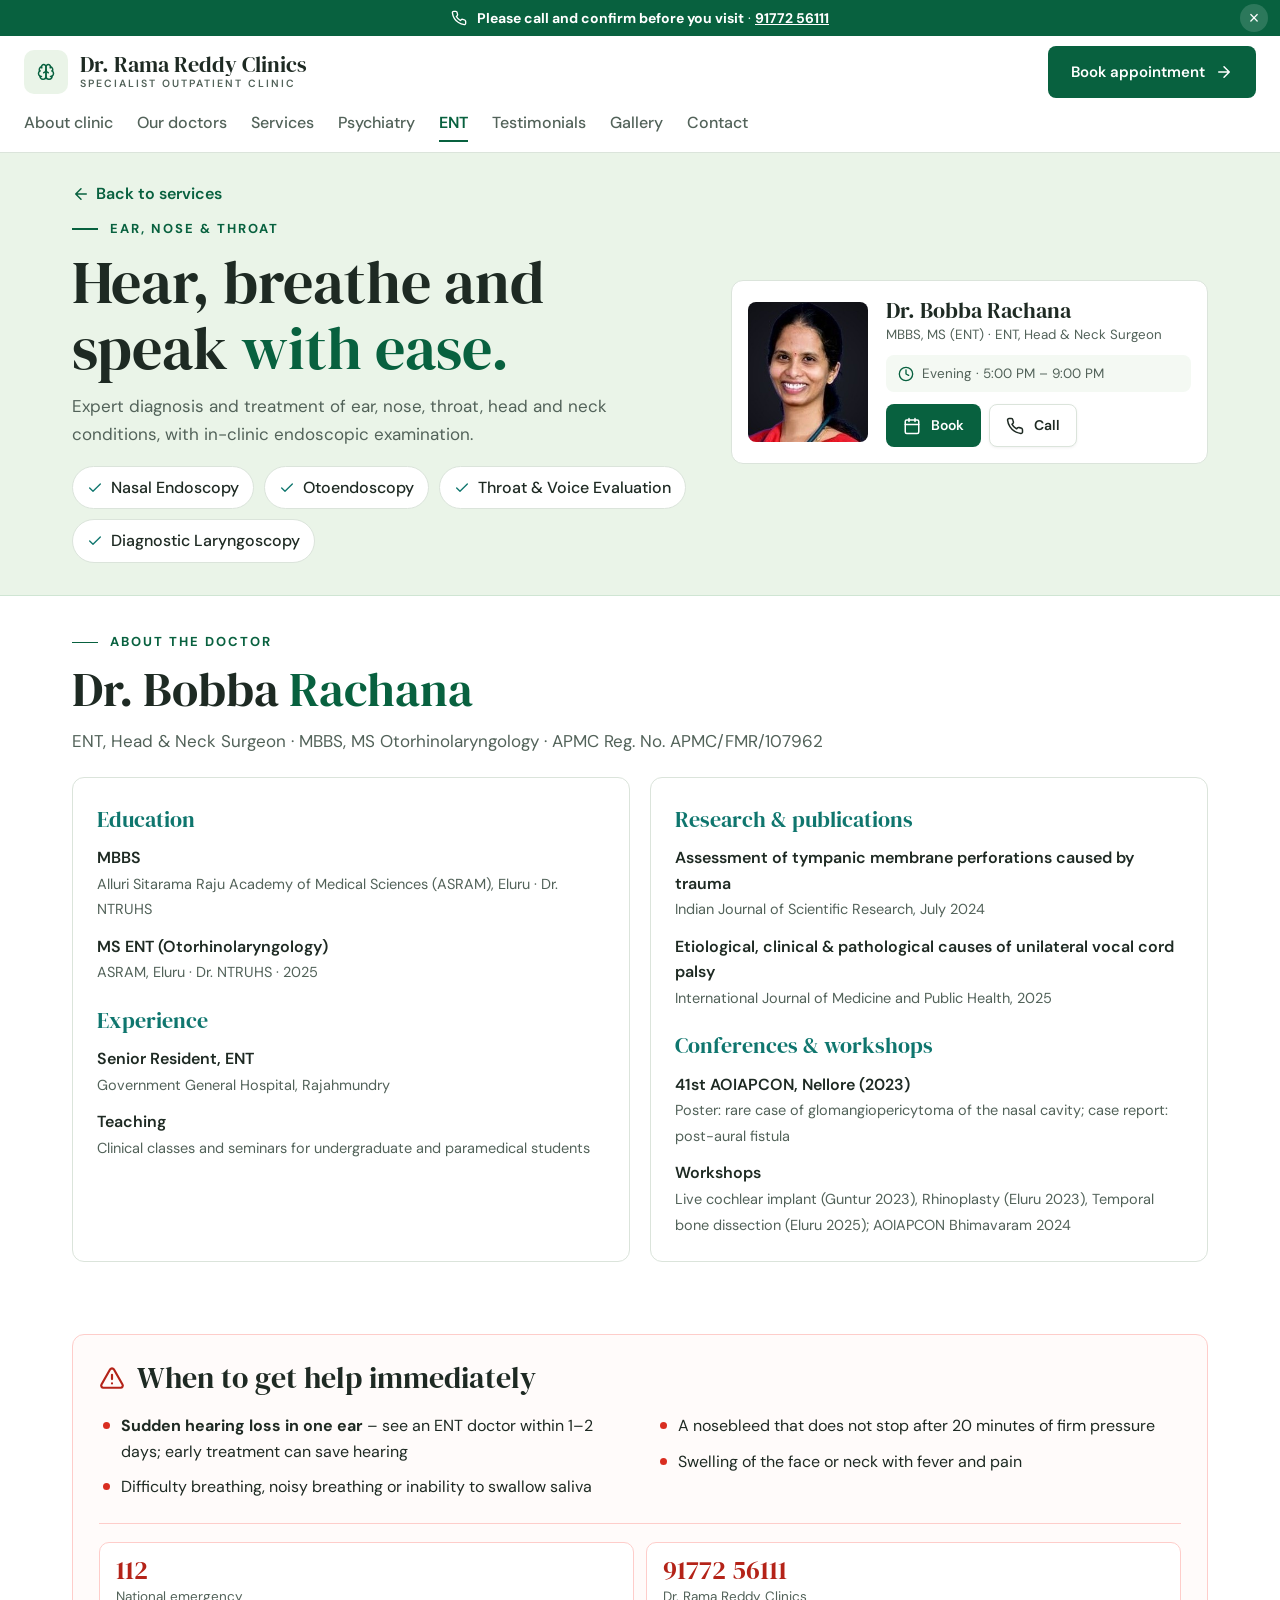
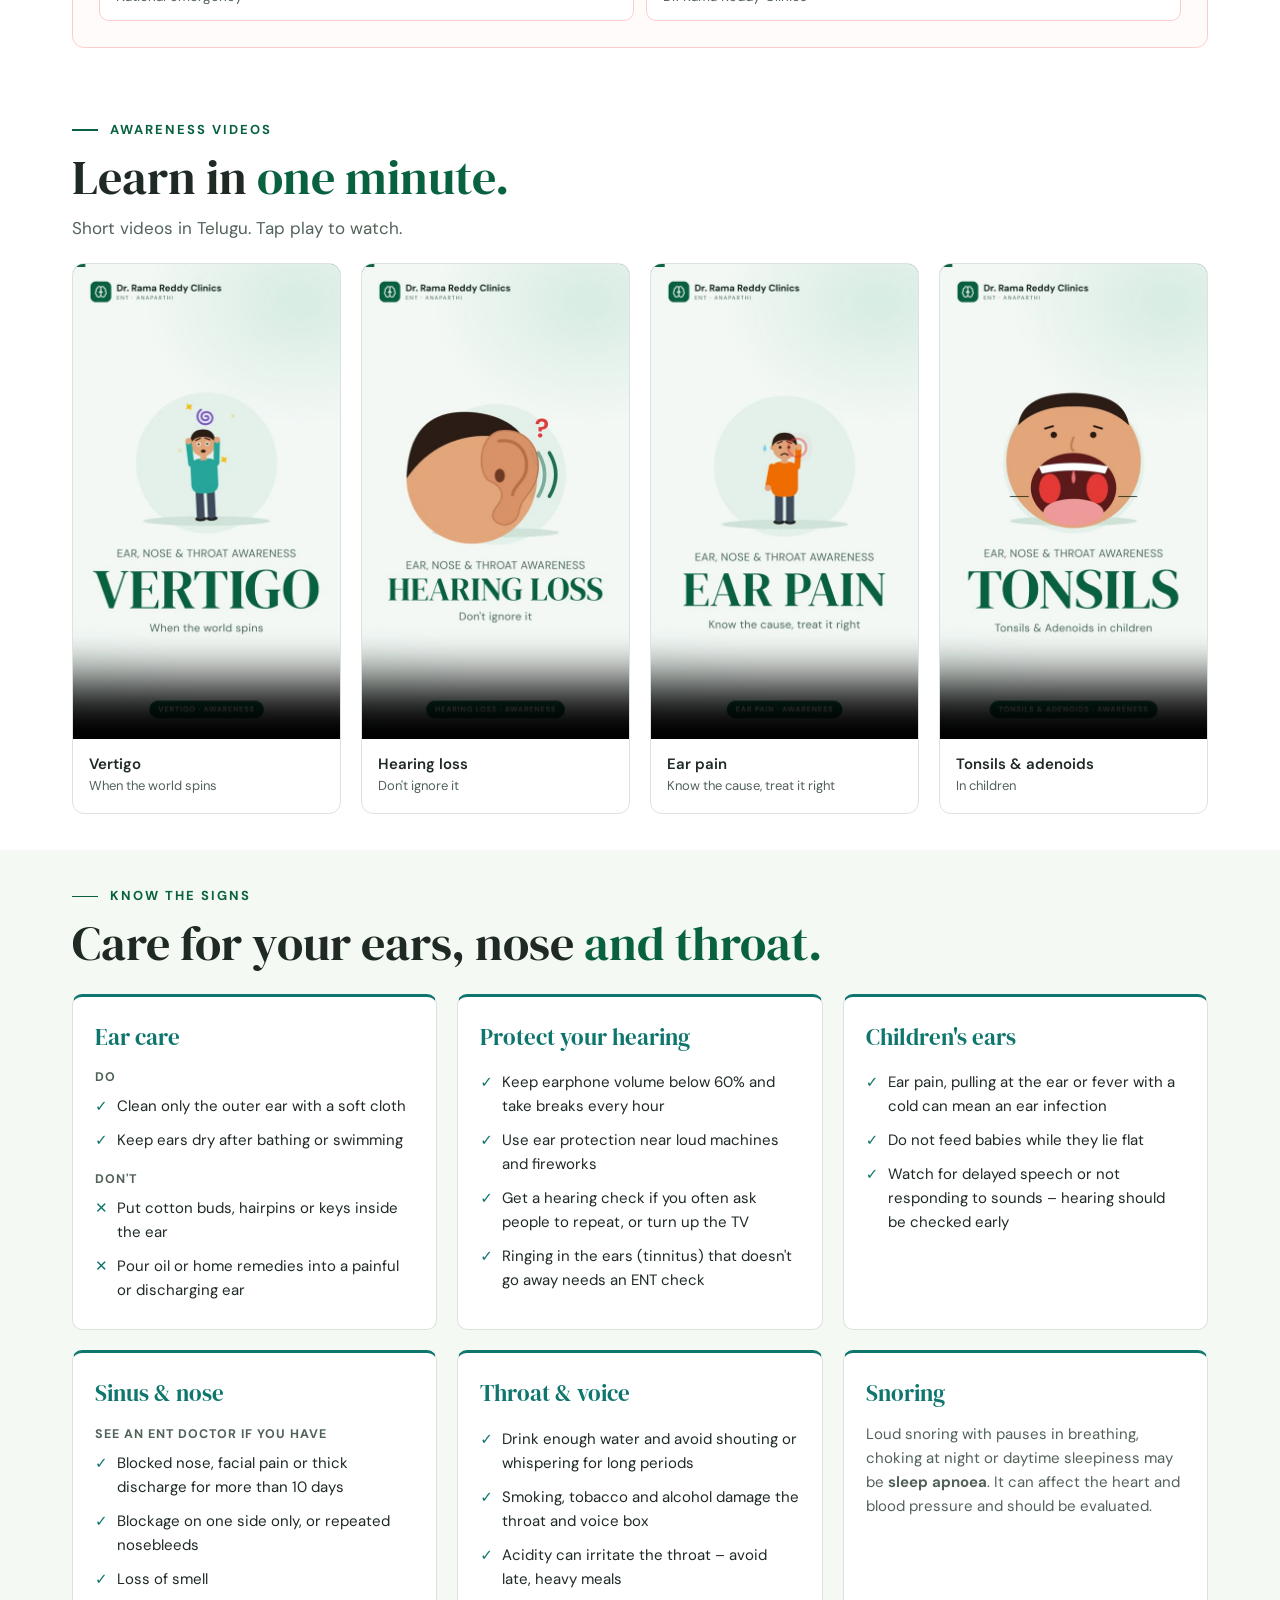
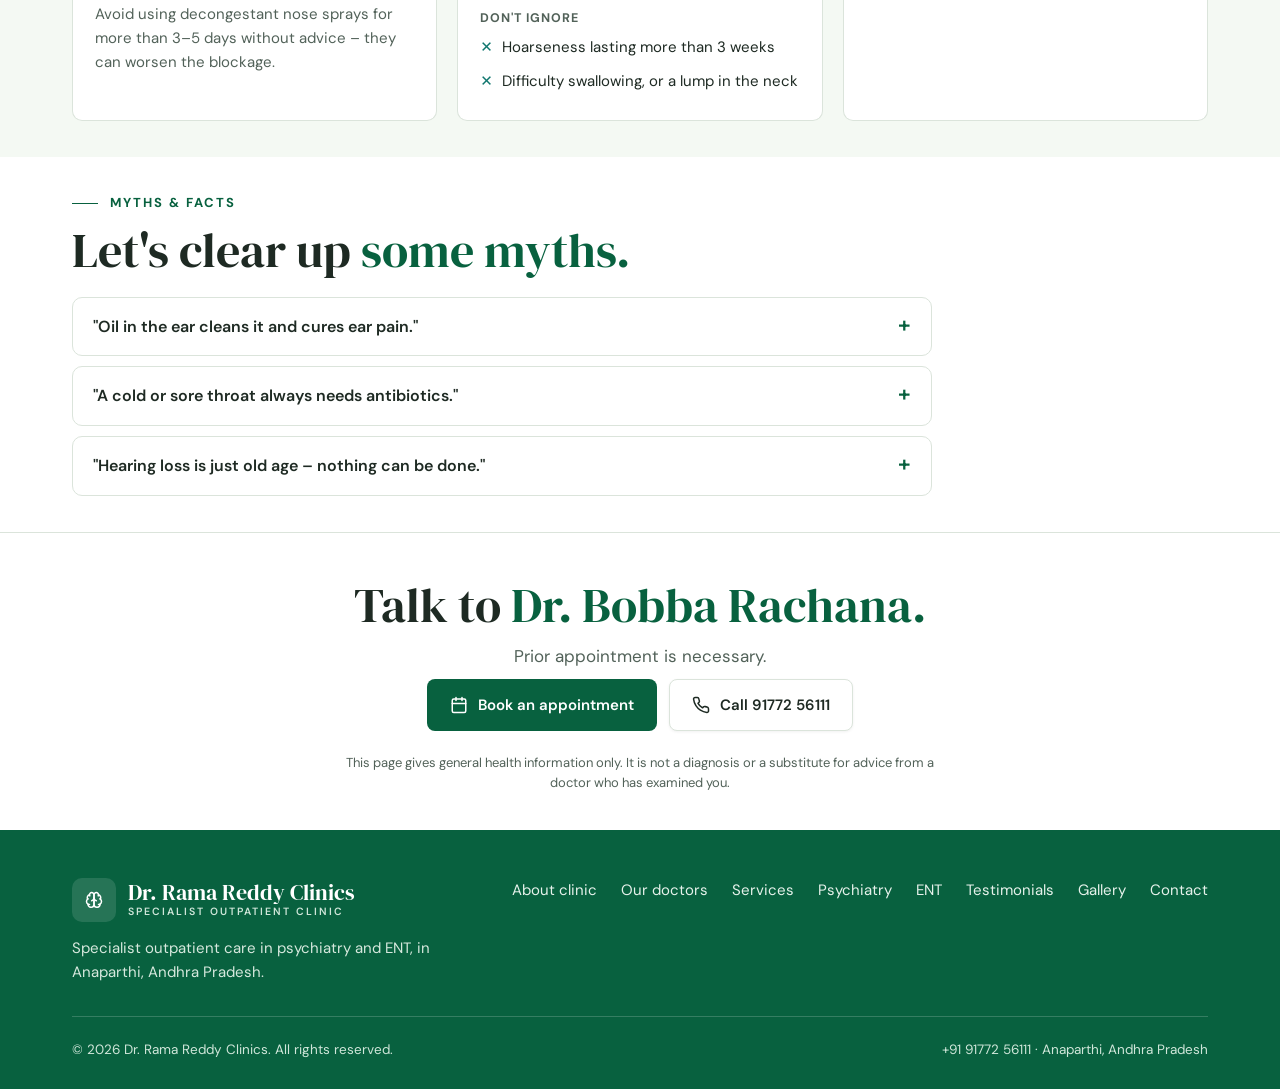
<file: ent.html>
<!doctype html>
<html lang="en">
<head>
<meta charset="utf-8">
<meta name="viewport" content="width=device-width, initial-scale=1">
<title>ENT | Dr. Rama Reddy Clinics, Anaparthi</title>
<meta name="description" content="Ear, nose and throat care and awareness from Dr. Bobba Rachana, ENT, Head &amp; Neck Surgeon, Dr. Rama Reddy Clinics, Anaparthi.">
<link rel="icon" href="favicon.svg?v=4" type="image/svg+xml">
<link rel="icon" href="favicon-32.png?v=4" type="image/png" sizes="32x32">
<link rel="apple-touch-icon" href="apple-touch-icon.png?v=4">
<meta name="theme-color" content="#08613f">
<link rel="preconnect" href="https://fonts.googleapis.com">
<link rel="preconnect" href="https://fonts.gstatic.com" crossorigin>
<link href="https://fonts.googleapis.com/css2?family=DM+Sans:wght@400;500;600;700&family=DM+Serif+Display:ital@0;1&display=swap" rel="stylesheet">
<link rel="stylesheet" href="styles.css?v=5">
</head>
<body class="tpage dept-ent">

<svg width="0" height="0" style="position:absolute" aria-hidden="true">
  <symbol id="i-brain" viewBox="0 0 24 24"><path d="M12 5a3 3 0 1 0-6 .1 4 4 0 0 0-2.5 5.8 4 4 0 0 0 .5 6.6A4 4 0 1 0 12 18Z"/><path d="M12 5a3 3 0 1 1 6 .1 4 4 0 0 1 2.5 5.8 4 4 0 0 1-.5 6.6A4 4 0 1 1 12 18Z"/><path d="M15 13a4.5 4.5 0 0 1-3-4 4.5 4.5 0 0 1-3 4M17.6 6.5a3 3 0 0 0 .4-1.4M6 5.1a3 3 0 0 0 .4 1.4M3.5 10.9a4 4 0 0 1 .6-.4M19.9 10.5a4 4 0 0 1 .6.4M6 18a4 4 0 0 1-2-.5M20 17.5a4 4 0 0 1-2 .5"/></symbol>
  <symbol id="i-alert" viewBox="0 0 24 24"><path d="m21.7 18-8-14a2 2 0 0 0-3.4 0l-8 14A2 2 0 0 0 4 21h16a2 2 0 0 0 1.7-3Z"/><path d="M12 9v4M12 17h.01"/></symbol>
  <symbol id="i-right" viewBox="0 0 24 24"><path d="M5 12h14M12 5l7 7-7 7"/></symbol>
  <symbol id="i-cal" viewBox="0 0 24 24"><rect x="3" y="4" width="18" height="18" rx="2"/><path d="M16 2v4M8 2v4M3 10h18"/></symbol>
  <symbol id="i-phone" viewBox="0 0 24 24"><path d="M22 16.9v3a2 2 0 0 1-2.2 2 19.8 19.8 0 0 1-8.6-3.1 19.5 19.5 0 0 1-6-6A19.8 19.8 0 0 1 2.1 4.2 2 2 0 0 1 4.1 2h3a2 2 0 0 1 2 1.7c.1.9.4 1.8.7 2.7a2 2 0 0 1-.5 2.1L8 9.8a16 16 0 0 0 6 6l1.3-1.3a2 2 0 0 1 2.1-.5c.9.3 1.8.6 2.7.7a2 2 0 0 1 1.7 2z"/></symbol>
  <symbol id="i-check" viewBox="0 0 24 24"><path d="M20 6 9 17l-5-5"/></symbol>
  <symbol id="i-clock" viewBox="0 0 24 24"><circle cx="12" cy="12" r="10"/><path d="M12 6v6l4 2"/></symbol>
</svg>

<header>
  <div class="notice"><div class="notice-in"><svg class="icon"><use href="#i-phone"/></svg><span><b>Please call and confirm before you visit</b> · <a href="tel:+919177256111">91772 56111</a></span><button class="notice-close" type="button" aria-label="Close notice" onclick="this.closest('.notice').remove()">×</button></div></div>
  <div class="wrap">
    <a href="index.html" class="logo" aria-label="Dr. Rama Reddy Clinics home">
      <span class="ibox"><svg class="icon"><use href="#i-brain"/></svg></span>
      <span><b>Dr. Rama Reddy Clinics</b><small>SPECIALIST OUTPATIENT CLINIC</small></span>
    </a>
    <nav>
      <a href="index.html#about">About clinic</a>
      <a href="index.html#doctors">Our doctors</a>
      <a href="index.html#services">Services</a>
      <a href="psychiatry.html">Psychiatry</a>
      <a href="ent.html" class="active" aria-current="page">ENT</a>
      <a href="testimonials.html">Testimonials</a>
      <a href="gallery.html">Gallery</a>
      <a href="index.html#contact">Contact</a>
    </nav>
    <a href="index.html?doctor=ent#contact" class="btn btn-book" aria-label="Book appointment"><span>Book<span class="long"> appointment</span></span><svg class="icon"><use href="#i-right"/></svg></a>
  </div>
</header>

<section class="page-hero dept-hero">
  <div class="wrap">
    <div>
      <a href="index.html#services" class="back"><svg class="icon"><use href="#i-right"/></svg>Back to services</a>
      <div class="eyebrow">Ear, nose &amp; throat</div>
      <h1 class="h2">Hear, breathe and speak <span class="g">with ease.</span></h1>
      <p class="lead">Expert diagnosis and treatment of ear, nose, throat, head and neck conditions, with in-clinic endoscopic examination.</p>
      <div class="svc-pills">
        <span><svg class="icon"><use href="#i-check"/></svg>Nasal Endoscopy</span>
        <span><svg class="icon"><use href="#i-check"/></svg>Otoendoscopy</span>
        <span><svg class="icon"><use href="#i-check"/></svg>Throat &amp; Voice Evaluation</span>
        <span><svg class="icon"><use href="#i-check"/></svg>Diagnostic Laryngoscopy</span>
      </div>
    </div>
    <div class="doc-mini">
      <img src="images/dr-rachana.jpg" alt="Dr. Bobba Rachana">
      <div>
        <b>Dr. Bobba Rachana</b>
        <small>MBBS, MS (ENT) · ENT, Head &amp; Neck Surgeon</small>
        <div class="svc-time"><svg class="icon"><use href="#i-clock"/></svg><span data-timing="ent"></span></div>
        <div class="actions">
          <a href="index.html?doctor=ent#contact" class="btn btn-book btn-sm"><svg class="icon"><use href="#i-cal"/></svg>Book</a>
          <a href="tel:+919177256111" class="btn btn-light btn-sm"><svg class="icon"><use href="#i-phone"/></svg>Call</a>
        </div>
      </div>
    </div>
  </div>
</section>

<section class="profile">
  <div class="wrap">
    <div class="eyebrow">About the doctor</div>
    <h2 class="h2">Dr. Bobba <span class="g">Rachana</span></h2>
    <p class="lead">ENT, Head &amp; Neck Surgeon · MBBS, MS Otorhinolaryngology · APMC Reg. No. APMC/FMR/107962</p>
    <div class="profile-grid">
      <div class="profile-card">
        <h3>Education</h3>
        <ul>
          <li><b>MBBS</b><span>Alluri Sitarama Raju Academy of Medical Sciences (ASRAM), Eluru · Dr. NTRUHS</span></li>
          <li><b>MS ENT (Otorhinolaryngology)</b><span>ASRAM, Eluru · Dr. NTRUHS · 2025</span></li>
        </ul>
        <h3>Experience</h3>
        <ul>
          <li><b>Senior Resident, ENT</b><span>Government General Hospital, Rajahmundry</span></li>
          <li><b>Teaching</b><span>Clinical classes and seminars for undergraduate and paramedical students</span></li>
        </ul>
      </div>
      <div class="profile-card">
        <h3>Research &amp; publications</h3>
        <ul>
          <li><b>Assessment of tympanic membrane perforations caused by trauma</b><span>Indian Journal of Scientific Research, July 2024</span></li>
          <li><b>Etiological, clinical &amp; pathological causes of unilateral vocal cord palsy</b><span>International Journal of Medicine and Public Health, 2025</span></li>
        </ul>
        <h3>Conferences &amp; workshops</h3>
        <ul>
          <li><b>41st AOIAPCON, Nellore (2023)</b><span>Poster: rare case of glomangiopericytoma of the nasal cavity; case report: post-aural fistula</span></li>
          <li><b>Workshops</b><span>Live cochlear implant (Guntur 2023), Rhinoplasty (Eluru 2023), Temporal bone dissection (Eluru 2025); AOIAPCON Bhimavaram 2024</span></li>
        </ul>
      </div>
    </div>
  </div>
</section>

<section>
  <div class="wrap">
    <div class="urgent-box">
      <div class="urgent-head"><svg class="icon"><use href="#i-alert"/></svg><h2>When to get help immediately</h2></div>
      <div class="urgent-grid">
        <ul>
          <li><b>Sudden hearing loss in one ear</b> – see an ENT doctor within 1–2 days; early treatment can save hearing</li>
          <li>Difficulty breathing, noisy breathing or inability to swallow saliva</li>
        </ul>
        <ul>
          <li>A nosebleed that does not stop after 20 minutes of firm pressure</li>
          <li>Swelling of the face or neck with fever and pain</li>
        </ul>
      </div>
      <div class="helplines">
        <a href="tel:112"><b>112</b><span>National emergency</span></a>
        <a href="tel:+919177256111"><b>91772 56111</b><span>Dr. Rama Reddy Clinics</span></a>
      </div>
    </div>
  </div>
</section>

<section class="aw-videos">
  <div class="wrap">
    <div class="eyebrow">Awareness videos</div>
    <h2 class="h2">Learn in <span class="g">one minute.</span></h2>
    <p class="lead">Short videos in Telugu. Tap play to watch.</p>
    <div class="v-grid">
      <article class="v-card"><div class="v-frame"><video src="videos/vertigo.mp4" poster="videos/vertigo.jpg" controls preload="none" playsinline></video></div><div class="v-body"><b>Vertigo</b><small>When the world spins</small></div></article>
      <article class="v-card"><div class="v-frame"><video src="videos/hearing-loss.mp4" poster="videos/hearing-loss.jpg" controls preload="none" playsinline></video></div><div class="v-body"><b>Hearing loss</b><small>Don't ignore it</small></div></article>
      <article class="v-card"><div class="v-frame"><video src="videos/ear-pain.mp4" poster="videos/ear-pain.jpg" controls preload="none" playsinline></video></div><div class="v-body"><b>Ear pain</b><small>Know the cause, treat it right</small></div></article>
      <article class="v-card"><div class="v-frame"><video src="videos/tonsils.mp4" poster="videos/tonsils.jpg" controls preload="none" playsinline></video></div><div class="v-body"><b>Tonsils &amp; adenoids</b><small>In children</small></div></article>
    </div>
  </div>
</section>

<section class="info ent">
  <div class="wrap">
    <div class="eyebrow">Know the signs</div>
    <h2 class="h2">Care for your ears, nose <span class="g">and throat.</span></h2>
    <div class="info-grid">
      <article class="info-card">
        <h3>Ear care</h3>
        <b class="sub">Do</b>
        <ul><li>Clean only the outer ear with a soft cloth</li><li>Keep ears dry after bathing or swimming</li></ul>
        <b class="sub">Don't</b>
        <ul class="dont"><li>Put cotton buds, hairpins or keys inside the ear</li><li>Pour oil or home remedies into a painful or discharging ear</li></ul>
      </article>
      <article class="info-card">
        <h3>Protect your hearing</h3>
        <ul><li>Keep earphone volume below 60% and take breaks every hour</li><li>Use ear protection near loud machines and fireworks</li><li>Get a hearing check if you often ask people to repeat, or turn up the TV</li><li>Ringing in the ears (tinnitus) that doesn't go away needs an ENT check</li></ul>
      </article>
      <article class="info-card">
        <h3>Children's ears</h3>
        <ul><li>Ear pain, pulling at the ear or fever with a cold can mean an ear infection</li><li>Do not feed babies while they lie flat</li><li>Watch for delayed speech or not responding to sounds – hearing should be checked early</li></ul>
      </article>
      <article class="info-card">
        <h3>Sinus &amp; nose</h3>
        <b class="sub">See an ENT doctor if you have</b>
        <ul><li>Blocked nose, facial pain or thick discharge for more than 10 days</li><li>Blockage on one side only, or repeated nosebleeds</li><li>Loss of smell</li></ul>
        <p>Avoid using decongestant nose sprays for more than 3–5 days without advice – they can worsen the blockage.</p>
      </article>
      <article class="info-card">
        <h3>Throat &amp; voice</h3>
        <ul><li>Drink enough water and avoid shouting or whispering for long periods</li><li>Smoking, tobacco and alcohol damage the throat and voice box</li><li>Acidity can irritate the throat – avoid late, heavy meals</li></ul>
        <b class="sub">Don't ignore</b>
        <ul class="dont"><li>Hoarseness lasting more than 3 weeks</li><li>Difficulty swallowing, or a lump in the neck</li></ul>
      </article>
      <article class="info-card">
        <h3>Snoring</h3>
        <p>Loud snoring with pauses in breathing, choking at night or daytime sleepiness may be <b>sleep apnoea</b>. It can affect the heart and blood pressure and should be evaluated.</p>
      </article>
    </div>
  </div>
</section>

<section>
  <div class="wrap">
    <div class="eyebrow">Myths &amp; facts</div>
    <h2 class="h2">Let's clear up <span class="g">some myths.</span></h2>
    <div class="faq">
      <details><summary>"Oil in the ear cleans it and cures ear pain."</summary><p><b>Fact:</b> Ears clean themselves. Oil or drops in an infected ear or a perforated eardrum can make things worse. See an ENT doctor for ear pain or discharge.</p></details>
      <details><summary>"A cold or sore throat always needs antibiotics."</summary><p><b>Fact:</b> Most colds and sore throats are caused by viruses and get better without antibiotics. Unnecessary antibiotics cause side effects and resistance – take them only when a doctor prescribes.</p></details>
      <details><summary>"Hearing loss is just old age – nothing can be done."</summary><p><b>Fact:</b> Many causes of hearing loss, like wax, infections or fluid behind the eardrum, are treatable. For permanent hearing loss, hearing aids can greatly improve daily life.</p></details>
    </div>
  </div>
</section>

<section class="cta-band">
  <div class="wrap">
    <h2 class="h2">Talk to <span class="g">Dr. Bobba Rachana.</span></h2>
    <p class="lead">Prior appointment is necessary.</p>
    <div class="actions">
      <a href="index.html?doctor=ent#contact" class="btn btn-book"><svg class="icon"><use href="#i-cal"/></svg>Book an appointment</a>
      <a href="tel:+919177256111" class="btn btn-light"><svg class="icon"><use href="#i-phone"/></svg>Call 91772 56111</a>
    </div>
    <p class="disclaimer">This page gives general health information only. It is not a diagnosis or a substitute for advice from a doctor who has examined you.</p>
  </div>
</section>

<footer>
  <div class="wrap">
    <div class="f-top">
      <div>
        <a href="index.html" class="logo">
          <span class="ibox"><svg class="icon"><use href="#i-brain"/></svg></span>
          <span><b>Dr. Rama Reddy Clinics</b><small>SPECIALIST OUTPATIENT CLINIC</small></span>
        </a>
        <p>Specialist outpatient care in psychiatry and ENT, in Anaparthi, Andhra Pradesh.</p>
      </div>
      <div class="f-nav">
        <a href="index.html#about">About clinic</a>
        <a href="index.html#doctors">Our doctors</a>
        <a href="index.html#services">Services</a>
        <a href="psychiatry.html">Psychiatry</a>
        <a href="ent.html">ENT</a>
        <a href="testimonials.html">Testimonials</a>
        <a href="gallery.html">Gallery</a>
        <a href="index.html#contact">Contact</a>
      </div>
    </div>
    <div class="f-bottom">
      <span>© <span id="yr">2026</span> Dr. Rama Reddy Clinics. All rights reserved.</span>
      <span>+91 91772 56111 · Anaparthi, Andhra Pradesh</span>
    </div>
  </div>
</footer>

<script src="site.js?v=4"></script>
</body>
</html>
</file>
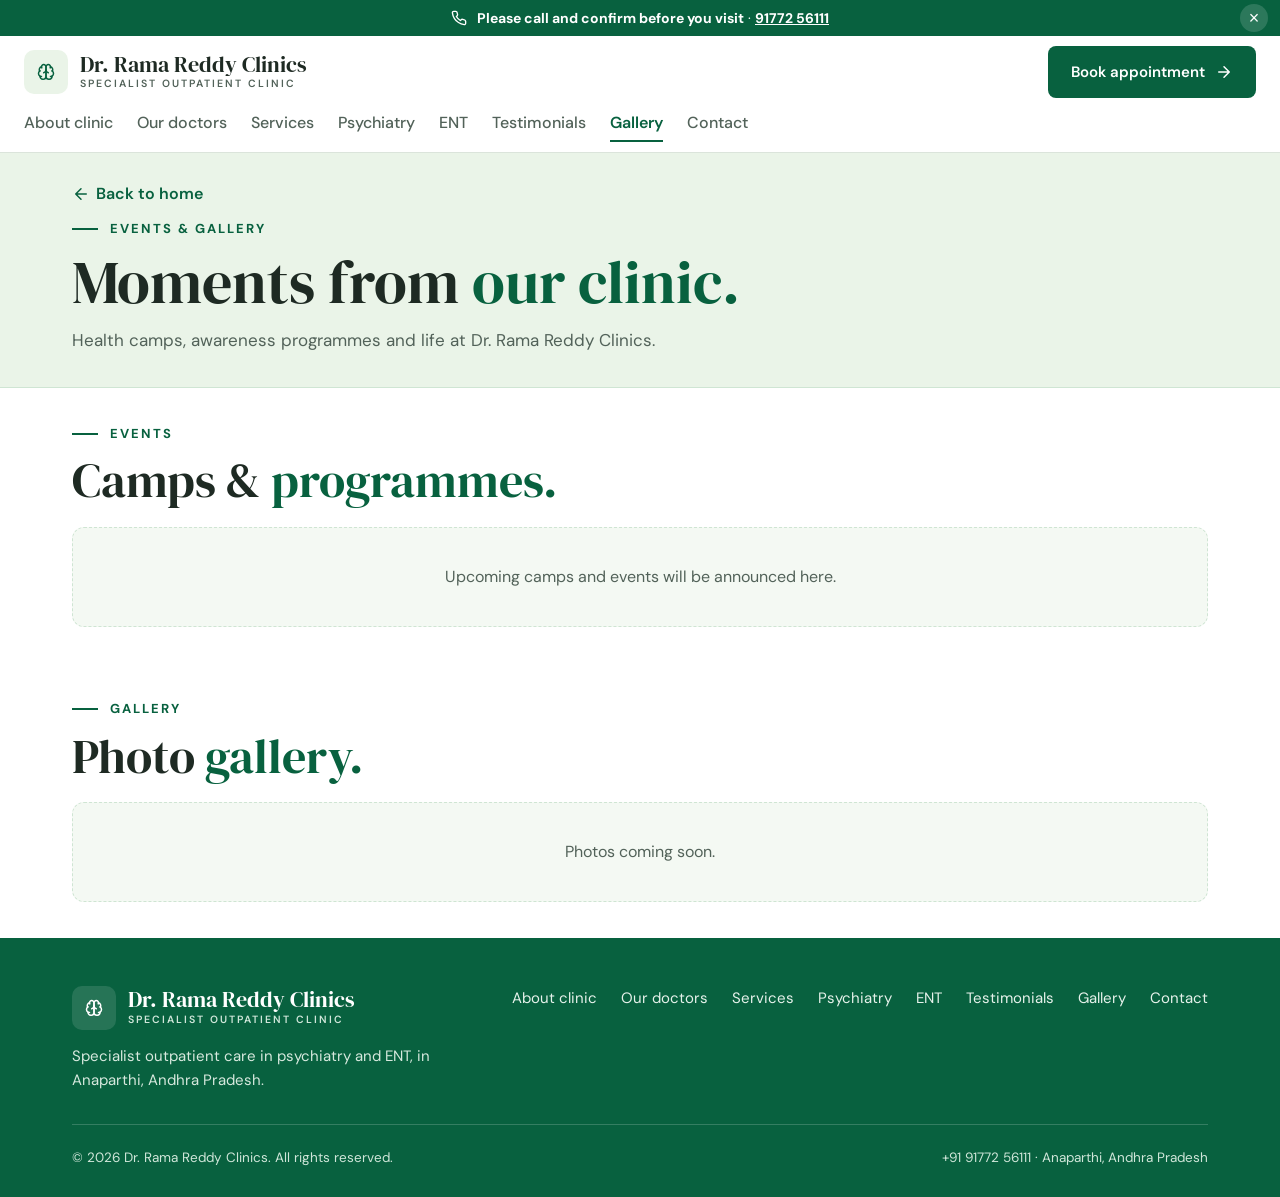
<file: gallery.html>
<!doctype html>
<html lang="en">
<head>
<meta charset="utf-8">
<meta name="viewport" content="width=device-width, initial-scale=1">
<title>Events &amp; Gallery | Dr. Rama Reddy Clinics, Anaparthi</title>
<meta name="description" content="Health camps, awareness events and photos from Dr. Rama Reddy Clinics, Anaparthi.">
<link rel="icon" href="favicon.svg?v=4" type="image/svg+xml">
<link rel="icon" href="favicon-32.png?v=4" type="image/png" sizes="32x32">
<link rel="apple-touch-icon" href="apple-touch-icon.png?v=4">
<meta name="theme-color" content="#08613f">
<link rel="preconnect" href="https://fonts.googleapis.com">
<link rel="preconnect" href="https://fonts.gstatic.com" crossorigin>
<link href="https://fonts.googleapis.com/css2?family=DM+Sans:wght@400;500;600;700&family=DM+Serif+Display:ital@0;1&display=swap" rel="stylesheet">
<link rel="stylesheet" href="styles.css?v=5">
</head>
<body class="tpage">

<svg width="0" height="0" style="position:absolute" aria-hidden="true">
  <symbol id="i-brain" viewBox="0 0 24 24"><path d="M12 5a3 3 0 1 0-6 .1 4 4 0 0 0-2.5 5.8 4 4 0 0 0 .5 6.6A4 4 0 1 0 12 18Z"/><path d="M12 5a3 3 0 1 1 6 .1 4 4 0 0 1 2.5 5.8 4 4 0 0 1-.5 6.6A4 4 0 1 1 12 18Z"/><path d="M15 13a4.5 4.5 0 0 1-3-4 4.5 4.5 0 0 1-3 4M17.6 6.5a3 3 0 0 0 .4-1.4M6 5.1a3 3 0 0 0 .4 1.4M3.5 10.9a4 4 0 0 1 .6-.4M19.9 10.5a4 4 0 0 1 .6.4M6 18a4 4 0 0 1-2-.5M20 17.5a4 4 0 0 1-2 .5"/></symbol>
  <symbol id="i-right" viewBox="0 0 24 24"><path d="M5 12h14M12 5l7 7-7 7"/></symbol>
  <symbol id="i-phone" viewBox="0 0 24 24"><path d="M22 16.9v3a2 2 0 0 1-2.2 2 19.8 19.8 0 0 1-8.6-3.1 19.5 19.5 0 0 1-6-6A19.8 19.8 0 0 1 2.1 4.2 2 2 0 0 1 4.1 2h3a2 2 0 0 1 2 1.7c.1.9.4 1.8.7 2.7a2 2 0 0 1-.5 2.1L8 9.8a16 16 0 0 0 6 6l1.3-1.3a2 2 0 0 1 2.1-.5c.9.3 1.8.6 2.7.7a2 2 0 0 1 1.7 2z"/></symbol>
</svg>

<header>
  <div class="notice"><div class="notice-in"><svg class="icon"><use href="#i-phone"/></svg><span><b>Please call and confirm before you visit</b> · <a href="tel:+919177256111">91772 56111</a></span><button class="notice-close" type="button" aria-label="Close notice" onclick="this.closest('.notice').remove()">×</button></div></div>
  <div class="wrap">
    <a href="index.html" class="logo" aria-label="Dr. Rama Reddy Clinics home">
      <span class="ibox"><svg class="icon"><use href="#i-brain"/></svg></span>
      <span><b>Dr. Rama Reddy Clinics</b><small>SPECIALIST OUTPATIENT CLINIC</small></span>
    </a>
    <nav>
      <a href="index.html#about">About clinic</a>
      <a href="index.html#doctors">Our doctors</a>
      <a href="index.html#services">Services</a>
      <a href="psychiatry.html">Psychiatry</a>
      <a href="ent.html">ENT</a>
      <a href="testimonials.html">Testimonials</a>
      <a href="gallery.html" class="active" aria-current="page">Gallery</a>
      <a href="index.html#contact">Contact</a>
    </nav>
    <a href="index.html#contact" class="btn btn-book" aria-label="Book appointment"><span>Book<span class="long"> appointment</span></span><svg class="icon"><use href="#i-right"/></svg></a>
  </div>
</header>

<section class="page-hero">
  <div class="wrap">
    <a href="index.html" class="back"><svg class="icon"><use href="#i-right"/></svg>Back to home</a>
    <div class="eyebrow">Events &amp; Gallery</div>
    <h1 class="h2">Moments from <span class="g">our clinic.</span></h1>
    <p class="lead">Health camps, awareness programmes and life at Dr. Rama Reddy Clinics.</p>
  </div>
</section>

<section>
  <div class="wrap">
    <div class="eyebrow">Events</div>
    <h2 class="h2">Camps &amp; <span class="g">programmes.</span></h2>
    <div id="events" class="event-list"></div>
  </div>
</section>

<section>
  <div class="wrap">
    <div class="eyebrow">Gallery</div>
    <h2 class="h2">Photo <span class="g">gallery.</span></h2>
    <div id="gallery" class="gallery"></div>
  </div>
</section>

<footer>
  <div class="wrap">
    <div class="f-top">
      <div>
        <a href="index.html" class="logo">
          <span class="ibox"><svg class="icon"><use href="#i-brain"/></svg></span>
          <span><b>Dr. Rama Reddy Clinics</b><small>SPECIALIST OUTPATIENT CLINIC</small></span>
        </a>
        <p>Specialist outpatient care in psychiatry and ENT, in Anaparthi, Andhra Pradesh.</p>
      </div>
      <div class="f-nav">
        <a href="index.html#about">About clinic</a>
        <a href="index.html#doctors">Our doctors</a>
        <a href="index.html#services">Services</a>
        <a href="psychiatry.html">Psychiatry</a>
        <a href="ent.html">ENT</a>
        <a href="testimonials.html">Testimonials</a>
        <a href="gallery.html">Gallery</a>
        <a href="index.html#contact">Contact</a>
      </div>
    </div>
    <div class="f-bottom">
      <span>© <span id="yr">2026</span> Dr. Rama Reddy Clinics. All rights reserved.</span>
      <span>+91 91772 56111 · Anaparthi, Andhra Pradesh</span>
    </div>
  </div>
</footer>

<dialog id="lightbox" class="lightbox"><img alt=""><p></p></dialog>

<script src="site.js?v=4"></script>
<script>
  // ── Add events and photos here. Put photo files in images/gallery/.
  // EVENTS: { date: "2026-12-10", title: "Free ENT check-up camp", place: "Anaparthi", text: "Short description" }
  // PHOTOS: { src: "images/gallery/camp-1.jpg", caption: "Free ENT camp, Dec 2026" }
  const EVENTS = [];
  const PHOTOS = [];

  const el = (tag, cls, text) => { const e = document.createElement(tag); if (cls) e.className = cls; if (text != null) e.textContent = text; return e; };
  const empty = text => el('p', 'empty', text);

  const evBox = document.getElementById('events');
  if (!EVENTS.length) evBox.replaceWith(empty('Upcoming camps and events will be announced here.'));
  EVENTS.forEach(ev => {
    const d = new Date(ev.date);
    const card = el('article', 'event');
    const date = el('div', 'event-date');
    date.append(el('b', null, d.getDate()), d.toLocaleString('en-IN', { month: 'short', year: 'numeric' }));
    const body = el('div');
    body.append(el('h3', null, ev.title), el('p', null, [ev.place, ev.text].filter(Boolean).join(' · ')));
    card.append(date, body);
    evBox.append(card);
  });

  const gal = document.getElementById('gallery');
  const box = document.getElementById('lightbox');
  if (!PHOTOS.length) gal.replaceWith(empty('Photos coming soon.'));
  PHOTOS.forEach(p => {
    const btn = el('button');
    btn.type = 'button';
    btn.setAttribute('aria-label', 'Open photo: ' + (p.caption || ''));
    const img = el('img'); img.src = p.src; img.alt = p.caption || ''; img.loading = 'lazy';
    btn.append(img);
    btn.addEventListener('click', () => {
      box.querySelector('img').src = p.src;
      box.querySelector('img').alt = p.caption || '';
      box.querySelector('p').textContent = p.caption || '';
      box.showModal();
    });
    gal.append(btn);
  });
</script>
</body>
</html>
</file>
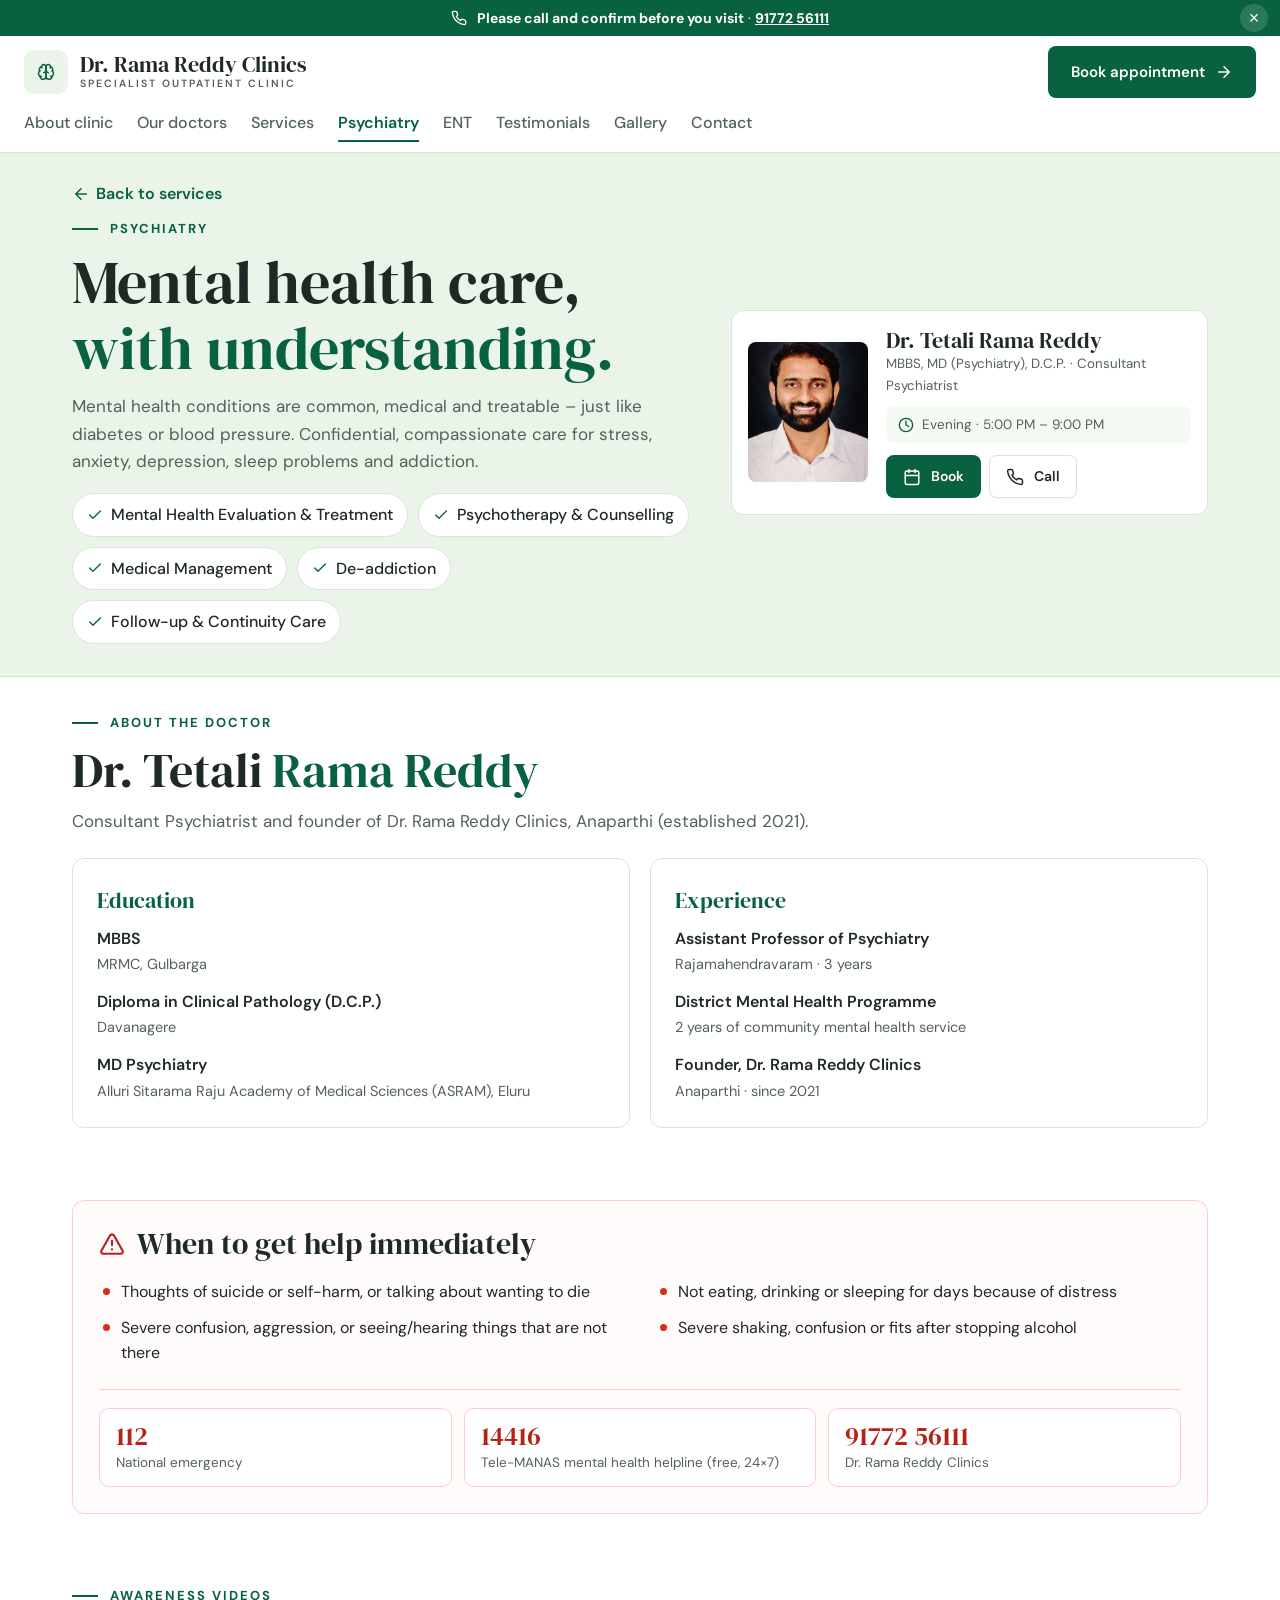
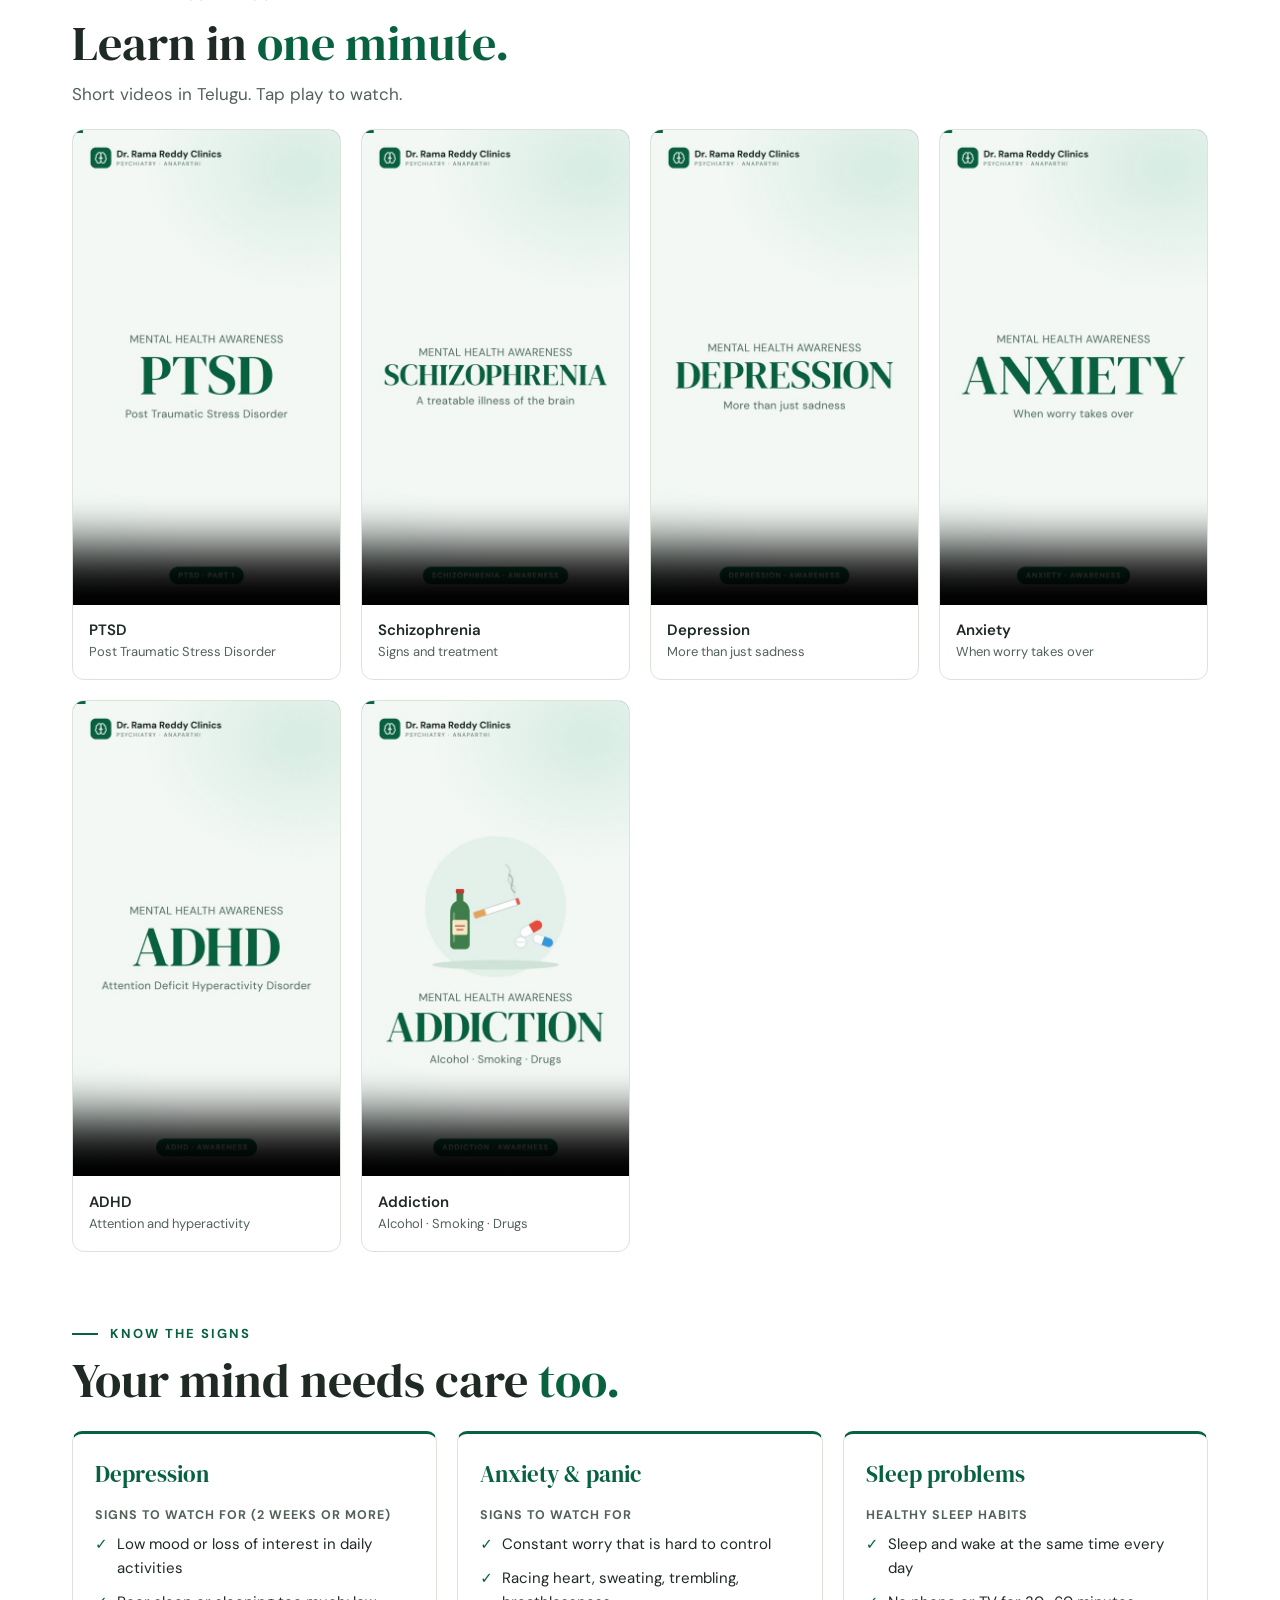
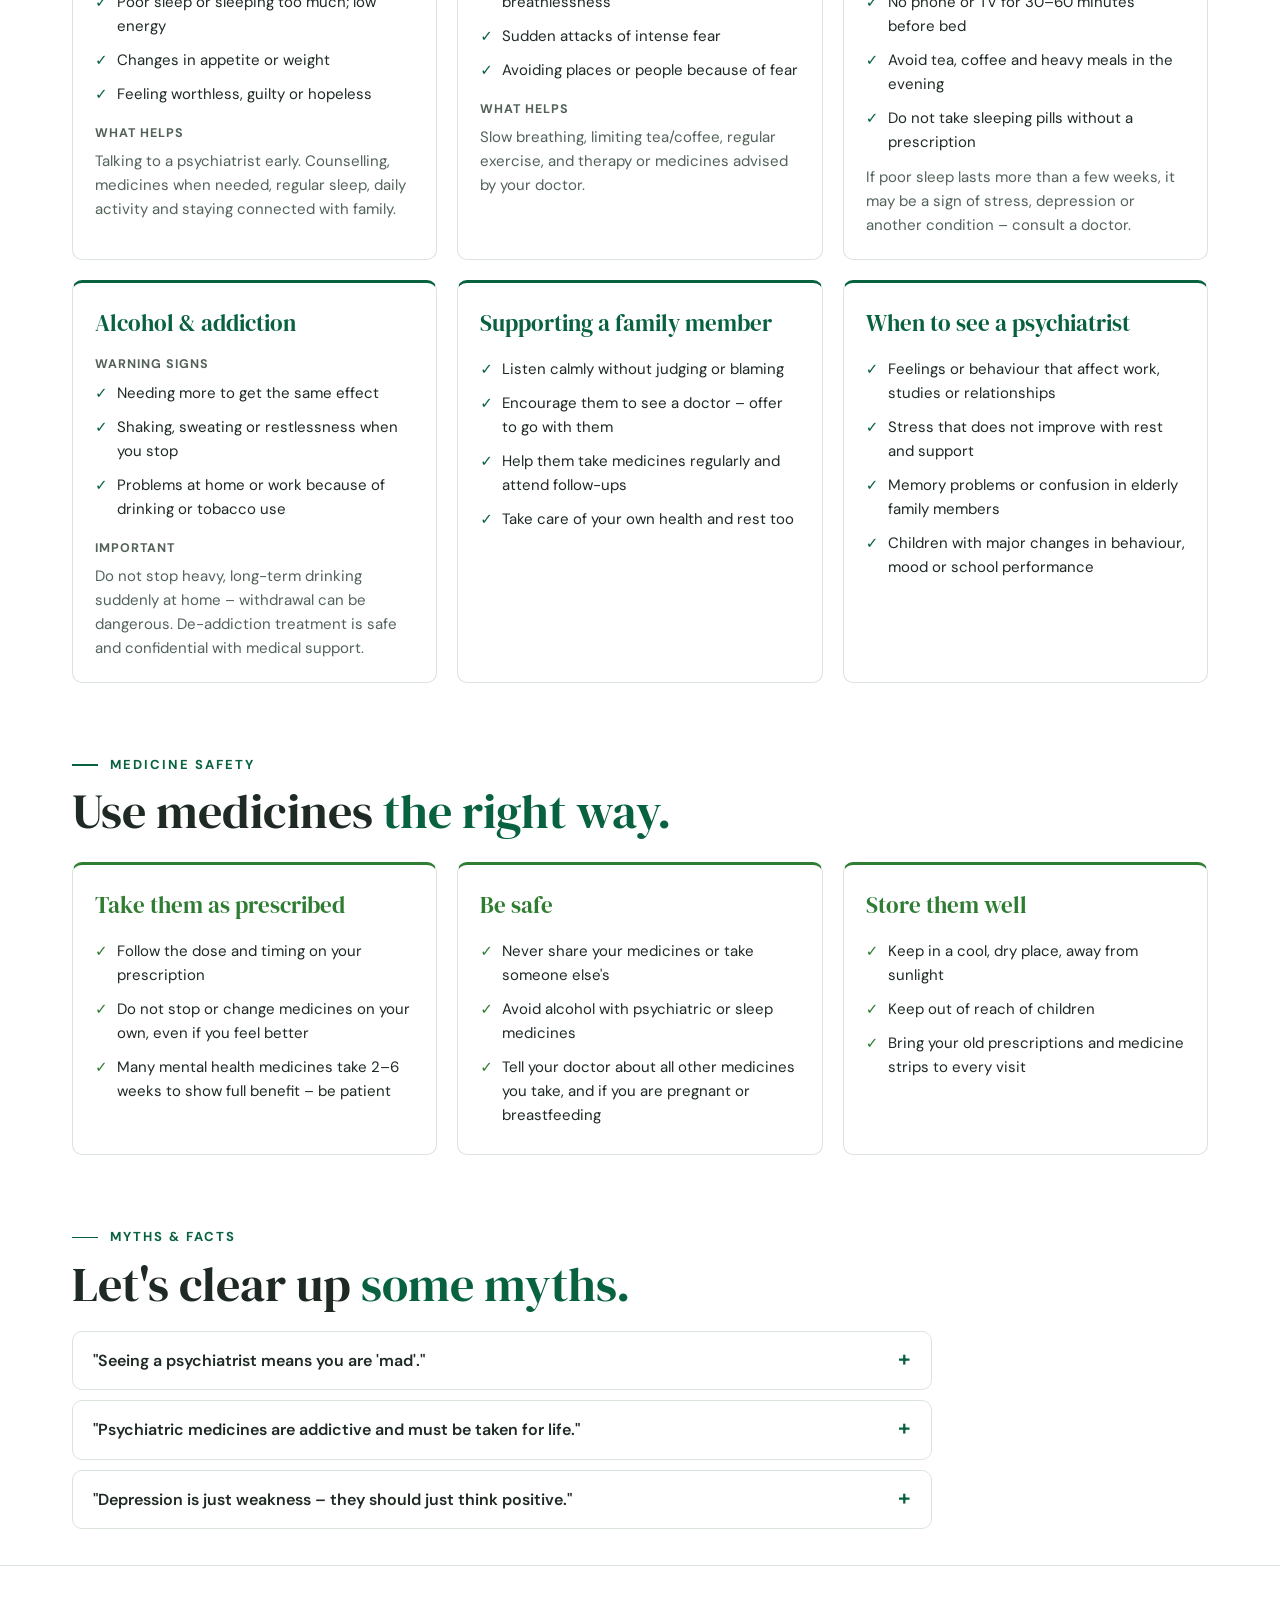
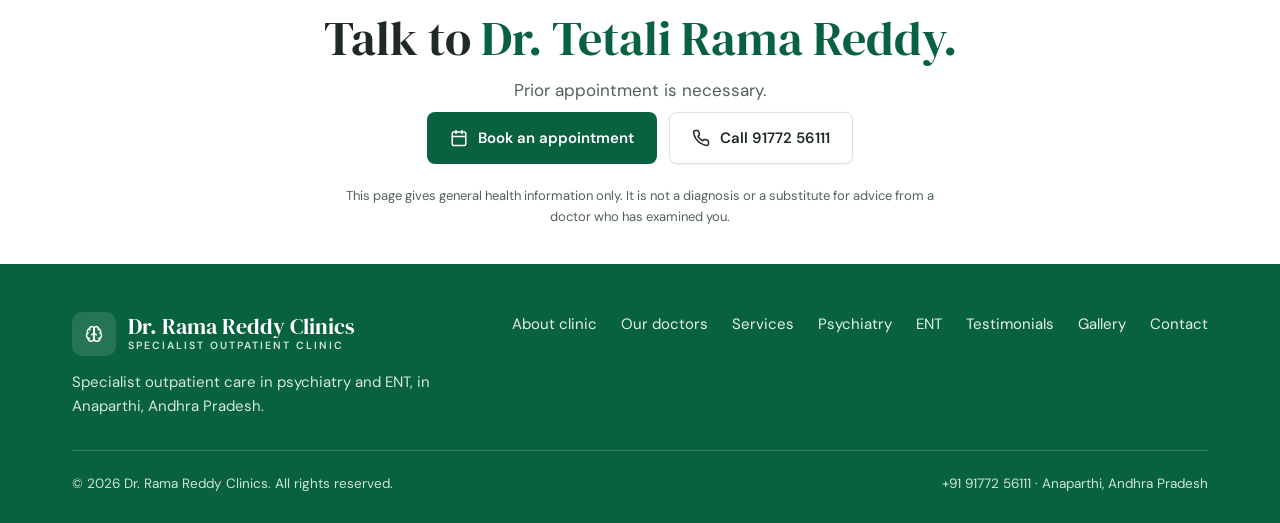
<file: psychiatry.html>
<!doctype html>
<html lang="en">
<head>
<meta charset="utf-8">
<meta name="viewport" content="width=device-width, initial-scale=1">
<title>Psychiatry | Dr. Rama Reddy Clinics, Anaparthi</title>
<meta name="description" content="Psychiatry care and mental health awareness from Dr. Tetali Rama Reddy, Consultant Psychiatrist, Dr. Rama Reddy Clinics, Anaparthi.">
<link rel="icon" href="favicon.svg?v=4" type="image/svg+xml">
<link rel="icon" href="favicon-32.png?v=4" type="image/png" sizes="32x32">
<link rel="apple-touch-icon" href="apple-touch-icon.png?v=4">
<meta name="theme-color" content="#08613f">
<link rel="preconnect" href="https://fonts.googleapis.com">
<link rel="preconnect" href="https://fonts.gstatic.com" crossorigin>
<link href="https://fonts.googleapis.com/css2?family=DM+Sans:wght@400;500;600;700&family=DM+Serif+Display:ital@0;1&display=swap" rel="stylesheet">
<link rel="stylesheet" href="styles.css?v=5">
</head>
<body class="tpage">

<svg width="0" height="0" style="position:absolute" aria-hidden="true">
  <symbol id="i-brain" viewBox="0 0 24 24"><path d="M12 5a3 3 0 1 0-6 .1 4 4 0 0 0-2.5 5.8 4 4 0 0 0 .5 6.6A4 4 0 1 0 12 18Z"/><path d="M12 5a3 3 0 1 1 6 .1 4 4 0 0 1 2.5 5.8 4 4 0 0 1-.5 6.6A4 4 0 1 1 12 18Z"/><path d="M15 13a4.5 4.5 0 0 1-3-4 4.5 4.5 0 0 1-3 4M17.6 6.5a3 3 0 0 0 .4-1.4M6 5.1a3 3 0 0 0 .4 1.4M3.5 10.9a4 4 0 0 1 .6-.4M19.9 10.5a4 4 0 0 1 .6.4M6 18a4 4 0 0 1-2-.5M20 17.5a4 4 0 0 1-2 .5"/></symbol>
  <symbol id="i-pill" viewBox="0 0 24 24"><path d="m10.5 20.5 10-10a5 5 0 1 0-7-7l-10 10a5 5 0 1 0 7 7Z"/><path d="m8.5 8.5 7 7"/></symbol>
  <symbol id="i-alert" viewBox="0 0 24 24"><path d="m21.7 18-8-14a2 2 0 0 0-3.4 0l-8 14A2 2 0 0 0 4 21h16a2 2 0 0 0 1.7-3Z"/><path d="M12 9v4M12 17h.01"/></symbol>
  <symbol id="i-right" viewBox="0 0 24 24"><path d="M5 12h14M12 5l7 7-7 7"/></symbol>
  <symbol id="i-cal" viewBox="0 0 24 24"><rect x="3" y="4" width="18" height="18" rx="2"/><path d="M16 2v4M8 2v4M3 10h18"/></symbol>
  <symbol id="i-phone" viewBox="0 0 24 24"><path d="M22 16.9v3a2 2 0 0 1-2.2 2 19.8 19.8 0 0 1-8.6-3.1 19.5 19.5 0 0 1-6-6A19.8 19.8 0 0 1 2.1 4.2 2 2 0 0 1 4.1 2h3a2 2 0 0 1 2 1.7c.1.9.4 1.8.7 2.7a2 2 0 0 1-.5 2.1L8 9.8a16 16 0 0 0 6 6l1.3-1.3a2 2 0 0 1 2.1-.5c.9.3 1.8.6 2.7.7a2 2 0 0 1 1.7 2z"/></symbol>
  <symbol id="i-check" viewBox="0 0 24 24"><path d="M20 6 9 17l-5-5"/></symbol>
  <symbol id="i-clock" viewBox="0 0 24 24"><circle cx="12" cy="12" r="10"/><path d="M12 6v6l4 2"/></symbol>
</svg>

<header>
  <div class="notice"><div class="notice-in"><svg class="icon"><use href="#i-phone"/></svg><span><b>Please call and confirm before you visit</b> · <a href="tel:+919177256111">91772 56111</a></span><button class="notice-close" type="button" aria-label="Close notice" onclick="this.closest('.notice').remove()">×</button></div></div>
  <div class="wrap">
    <a href="index.html" class="logo" aria-label="Dr. Rama Reddy Clinics home">
      <span class="ibox"><svg class="icon"><use href="#i-brain"/></svg></span>
      <span><b>Dr. Rama Reddy Clinics</b><small>SPECIALIST OUTPATIENT CLINIC</small></span>
    </a>
    <nav>
      <a href="index.html#about">About clinic</a>
      <a href="index.html#doctors">Our doctors</a>
      <a href="index.html#services">Services</a>
      <a href="psychiatry.html" class="active" aria-current="page">Psychiatry</a>
      <a href="ent.html">ENT</a>
      <a href="testimonials.html">Testimonials</a>
      <a href="gallery.html">Gallery</a>
      <a href="index.html#contact">Contact</a>
    </nav>
    <a href="index.html?doctor=psy#contact" class="btn btn-book" aria-label="Book appointment"><span>Book<span class="long"> appointment</span></span><svg class="icon"><use href="#i-right"/></svg></a>
  </div>
</header>

<section class="page-hero dept-hero">
  <div class="wrap">
    <div>
      <a href="index.html#services" class="back"><svg class="icon"><use href="#i-right"/></svg>Back to services</a>
      <div class="eyebrow">Psychiatry</div>
      <h1 class="h2">Mental health care, <span class="g">with understanding.</span></h1>
      <p class="lead">Mental health conditions are common, medical and treatable – just like diabetes or blood pressure. Confidential, compassionate care for stress, anxiety, depression, sleep problems and addiction.</p>
      <div class="svc-pills">
        <span><svg class="icon"><use href="#i-check"/></svg>Mental Health Evaluation &amp; Treatment</span>
        <span><svg class="icon"><use href="#i-check"/></svg>Psychotherapy &amp; Counselling</span>
        <span><svg class="icon"><use href="#i-check"/></svg>Medical Management</span>
        <span><svg class="icon"><use href="#i-check"/></svg>De-addiction</span>
        <span><svg class="icon"><use href="#i-check"/></svg>Follow-up &amp; Continuity Care</span>
      </div>
    </div>
    <div class="doc-mini">
      <img src="images/dr-rama-reddy.jpg" alt="Dr. Tetali Rama Reddy">
      <div>
        <b>Dr. Tetali Rama Reddy</b>
        <small>MBBS, MD (Psychiatry), D.C.P. · Consultant Psychiatrist</small>
        <div class="svc-time"><svg class="icon"><use href="#i-clock"/></svg><span data-timing="psy"></span></div>
        <div class="actions">
          <a href="index.html?doctor=psy#contact" class="btn btn-book btn-sm"><svg class="icon"><use href="#i-cal"/></svg>Book</a>
          <a href="tel:+919177256111" class="btn btn-light btn-sm"><svg class="icon"><use href="#i-phone"/></svg>Call</a>
        </div>
      </div>
    </div>
  </div>
</section>

<section class="profile">
  <div class="wrap">
    <div class="eyebrow">About the doctor</div>
    <h2 class="h2">Dr. Tetali <span class="g">Rama Reddy</span></h2>
    <p class="lead">Consultant Psychiatrist and founder of Dr. Rama Reddy Clinics, Anaparthi (established 2021).</p>
    <div class="profile-grid">
      <div class="profile-card">
        <h3>Education</h3>
        <ul>
          <li><b>MBBS</b><span>MRMC, Gulbarga</span></li>
          <li><b>Diploma in Clinical Pathology (D.C.P.)</b><span>Davanagere</span></li>
          <li><b>MD Psychiatry</b><span>Alluri Sitarama Raju Academy of Medical Sciences (ASRAM), Eluru</span></li>
        </ul>
      </div>
      <div class="profile-card">
        <h3>Experience</h3>
        <ul>
          <li><b>Assistant Professor of Psychiatry</b><span>Rajamahendravaram · 3 years</span></li>
          <li><b>District Mental Health Programme</b><span>2 years of community mental health service</span></li>
          <li><b>Founder, Dr. Rama Reddy Clinics</b><span>Anaparthi · since 2021</span></li>
        </ul>
      </div>
    </div>
  </div>
</section>

<section>
  <div class="wrap">
    <div class="urgent-box">
      <div class="urgent-head"><svg class="icon"><use href="#i-alert"/></svg><h2>When to get help immediately</h2></div>
      <div class="urgent-grid">
        <ul>
          <li>Thoughts of suicide or self-harm, or talking about wanting to die</li>
          <li>Severe confusion, aggression, or seeing/hearing things that are not there</li>
        </ul>
        <ul>
          <li>Not eating, drinking or sleeping for days because of distress</li>
          <li>Severe shaking, confusion or fits after stopping alcohol</li>
        </ul>
      </div>
      <div class="helplines">
        <a href="tel:112"><b>112</b><span>National emergency</span></a>
        <a href="tel:14416"><b>14416</b><span>Tele-MANAS mental health helpline (free, 24×7)</span></a>
        <a href="tel:+919177256111"><b>91772 56111</b><span>Dr. Rama Reddy Clinics</span></a>
      </div>
    </div>
  </div>
</section>

<section class="aw-videos">
  <div class="wrap">
    <div class="eyebrow">Awareness videos</div>
    <h2 class="h2">Learn in <span class="g">one minute.</span></h2>
    <p class="lead">Short videos in Telugu. Tap play to watch.</p>
    <div class="v-grid">
      <article class="v-card"><div class="v-frame"><video src="videos/ptsd.mp4" poster="videos/ptsd.jpg" controls preload="none" playsinline></video></div><div class="v-body"><b>PTSD</b><small>Post Traumatic Stress Disorder</small></div></article>
      <article class="v-card"><div class="v-frame"><video src="videos/schizophrenia.mp4" poster="videos/schizophrenia.jpg" controls preload="none" playsinline></video></div><div class="v-body"><b>Schizophrenia</b><small>Signs and treatment</small></div></article>
      <article class="v-card"><div class="v-frame"><video src="videos/depression.mp4" poster="videos/depression.jpg" controls preload="none" playsinline></video></div><div class="v-body"><b>Depression</b><small>More than just sadness</small></div></article>
      <article class="v-card"><div class="v-frame"><video src="videos/anxiety.mp4" poster="videos/anxiety.jpg" controls preload="none" playsinline></video></div><div class="v-body"><b>Anxiety</b><small>When worry takes over</small></div></article>
      <article class="v-card"><div class="v-frame"><video src="videos/adhd.mp4" poster="videos/adhd.jpg" controls preload="none" playsinline></video></div><div class="v-body"><b>ADHD</b><small>Attention and hyperactivity</small></div></article>
      <article class="v-card"><div class="v-frame"><video src="videos/addiction.mp4?v=3" poster="videos/addiction.jpg?v=3" controls preload="none" playsinline></video></div><div class="v-body"><b>Addiction</b><small>Alcohol · Smoking · Drugs</small></div></article>
    </div>
  </div>
</section>

<section class="info psy">
  <div class="wrap">
    <div class="eyebrow">Know the signs</div>
    <h2 class="h2">Your mind needs care <span class="g">too.</span></h2>
    <div class="info-grid">
      <article class="info-card">
        <h3>Depression</h3>
        <b class="sub">Signs to watch for (2 weeks or more)</b>
        <ul><li>Low mood or loss of interest in daily activities</li><li>Poor sleep or sleeping too much; low energy</li><li>Changes in appetite or weight</li><li>Feeling worthless, guilty or hopeless</li></ul>
        <b class="sub">What helps</b>
        <p>Talking to a psychiatrist early. Counselling, medicines when needed, regular sleep, daily activity and staying connected with family.</p>
      </article>
      <article class="info-card">
        <h3>Anxiety &amp; panic</h3>
        <b class="sub">Signs to watch for</b>
        <ul><li>Constant worry that is hard to control</li><li>Racing heart, sweating, trembling, breathlessness</li><li>Sudden attacks of intense fear</li><li>Avoiding places or people because of fear</li></ul>
        <b class="sub">What helps</b>
        <p>Slow breathing, limiting tea/coffee, regular exercise, and therapy or medicines advised by your doctor.</p>
      </article>
      <article class="info-card">
        <h3>Sleep problems</h3>
        <b class="sub">Healthy sleep habits</b>
        <ul><li>Sleep and wake at the same time every day</li><li>No phone or TV for 30–60 minutes before bed</li><li>Avoid tea, coffee and heavy meals in the evening</li><li>Do not take sleeping pills without a prescription</li></ul>
        <p>If poor sleep lasts more than a few weeks, it may be a sign of stress, depression or another condition – consult a doctor.</p>
      </article>
      <article class="info-card">
        <h3>Alcohol &amp; addiction</h3>
        <b class="sub">Warning signs</b>
        <ul><li>Needing more to get the same effect</li><li>Shaking, sweating or restlessness when you stop</li><li>Problems at home or work because of drinking or tobacco use</li></ul>
        <b class="sub">Important</b>
        <p>Do not stop heavy, long-term drinking suddenly at home – withdrawal can be dangerous. De-addiction treatment is safe and confidential with medical support.</p>
      </article>
      <article class="info-card">
        <h3>Supporting a family member</h3>
        <ul><li>Listen calmly without judging or blaming</li><li>Encourage them to see a doctor – offer to go with them</li><li>Help them take medicines regularly and attend follow-ups</li><li>Take care of your own health and rest too</li></ul>
      </article>
      <article class="info-card">
        <h3>When to see a psychiatrist</h3>
        <ul><li>Feelings or behaviour that affect work, studies or relationships</li><li>Stress that does not improve with rest and support</li><li>Memory problems or confusion in elderly family members</li><li>Children with major changes in behaviour, mood or school performance</li></ul>
      </article>
    </div>
  </div>
</section>

<section class="info rx">
  <div class="wrap">
    <div class="eyebrow">Medicine safety</div>
    <h2 class="h2">Use medicines <span class="g">the right way.</span></h2>
    <div class="info-grid">
      <article class="info-card">
        <h3>Take them as prescribed</h3>
        <ul><li>Follow the dose and timing on your prescription</li><li>Do not stop or change medicines on your own, even if you feel better</li><li>Many mental health medicines take 2–6 weeks to show full benefit – be patient</li></ul>
      </article>
      <article class="info-card">
        <h3>Be safe</h3>
        <ul><li>Never share your medicines or take someone else's</li><li>Avoid alcohol with psychiatric or sleep medicines</li><li>Tell your doctor about all other medicines you take, and if you are pregnant or breastfeeding</li></ul>
      </article>
      <article class="info-card">
        <h3>Store them well</h3>
        <ul><li>Keep in a cool, dry place, away from sunlight</li><li>Keep out of reach of children</li><li>Bring your old prescriptions and medicine strips to every visit</li></ul>
      </article>
    </div>
  </div>
</section>

<section>
  <div class="wrap">
    <div class="eyebrow">Myths &amp; facts</div>
    <h2 class="h2">Let's clear up <span class="g">some myths.</span></h2>
    <div class="faq">
      <details><summary>"Seeing a psychiatrist means you are 'mad'."</summary><p><b>Fact:</b> Psychiatrists treat common problems like stress, sleep issues, anxiety and depression. Seeking help is a sign of strength, and consultations are confidential.</p></details>
      <details><summary>"Psychiatric medicines are addictive and must be taken for life."</summary><p><b>Fact:</b> Most commonly used medicines are not habit-forming when taken as prescribed. Many people take them for a limited period; your doctor will guide how and when to reduce them safely.</p></details>
      <details><summary>"Depression is just weakness – they should just think positive."</summary><p><b>Fact:</b> Depression is a medical condition involving the brain. It is not a choice or a character flaw, and it responds well to treatment.</p></details>
    </div>
  </div>
</section>

<section class="cta-band">
  <div class="wrap">
    <h2 class="h2">Talk to <span class="g">Dr. Tetali Rama Reddy.</span></h2>
    <p class="lead">Prior appointment is necessary.</p>
    <div class="actions">
      <a href="index.html?doctor=psy#contact" class="btn btn-book"><svg class="icon"><use href="#i-cal"/></svg>Book an appointment</a>
      <a href="tel:+919177256111" class="btn btn-light"><svg class="icon"><use href="#i-phone"/></svg>Call 91772 56111</a>
    </div>
    <p class="disclaimer">This page gives general health information only. It is not a diagnosis or a substitute for advice from a doctor who has examined you.</p>
  </div>
</section>

<footer>
  <div class="wrap">
    <div class="f-top">
      <div>
        <a href="index.html" class="logo">
          <span class="ibox"><svg class="icon"><use href="#i-brain"/></svg></span>
          <span><b>Dr. Rama Reddy Clinics</b><small>SPECIALIST OUTPATIENT CLINIC</small></span>
        </a>
        <p>Specialist outpatient care in psychiatry and ENT, in Anaparthi, Andhra Pradesh.</p>
      </div>
      <div class="f-nav">
        <a href="index.html#about">About clinic</a>
        <a href="index.html#doctors">Our doctors</a>
        <a href="index.html#services">Services</a>
        <a href="psychiatry.html">Psychiatry</a>
        <a href="ent.html">ENT</a>
        <a href="testimonials.html">Testimonials</a>
        <a href="gallery.html">Gallery</a>
        <a href="index.html#contact">Contact</a>
      </div>
    </div>
    <div class="f-bottom">
      <span>© <span id="yr">2026</span> Dr. Rama Reddy Clinics. All rights reserved.</span>
      <span>+91 91772 56111 · Anaparthi, Andhra Pradesh</span>
    </div>
  </div>
</footer>

<script src="site.js?v=4"></script>
</body>
</html>
</file>
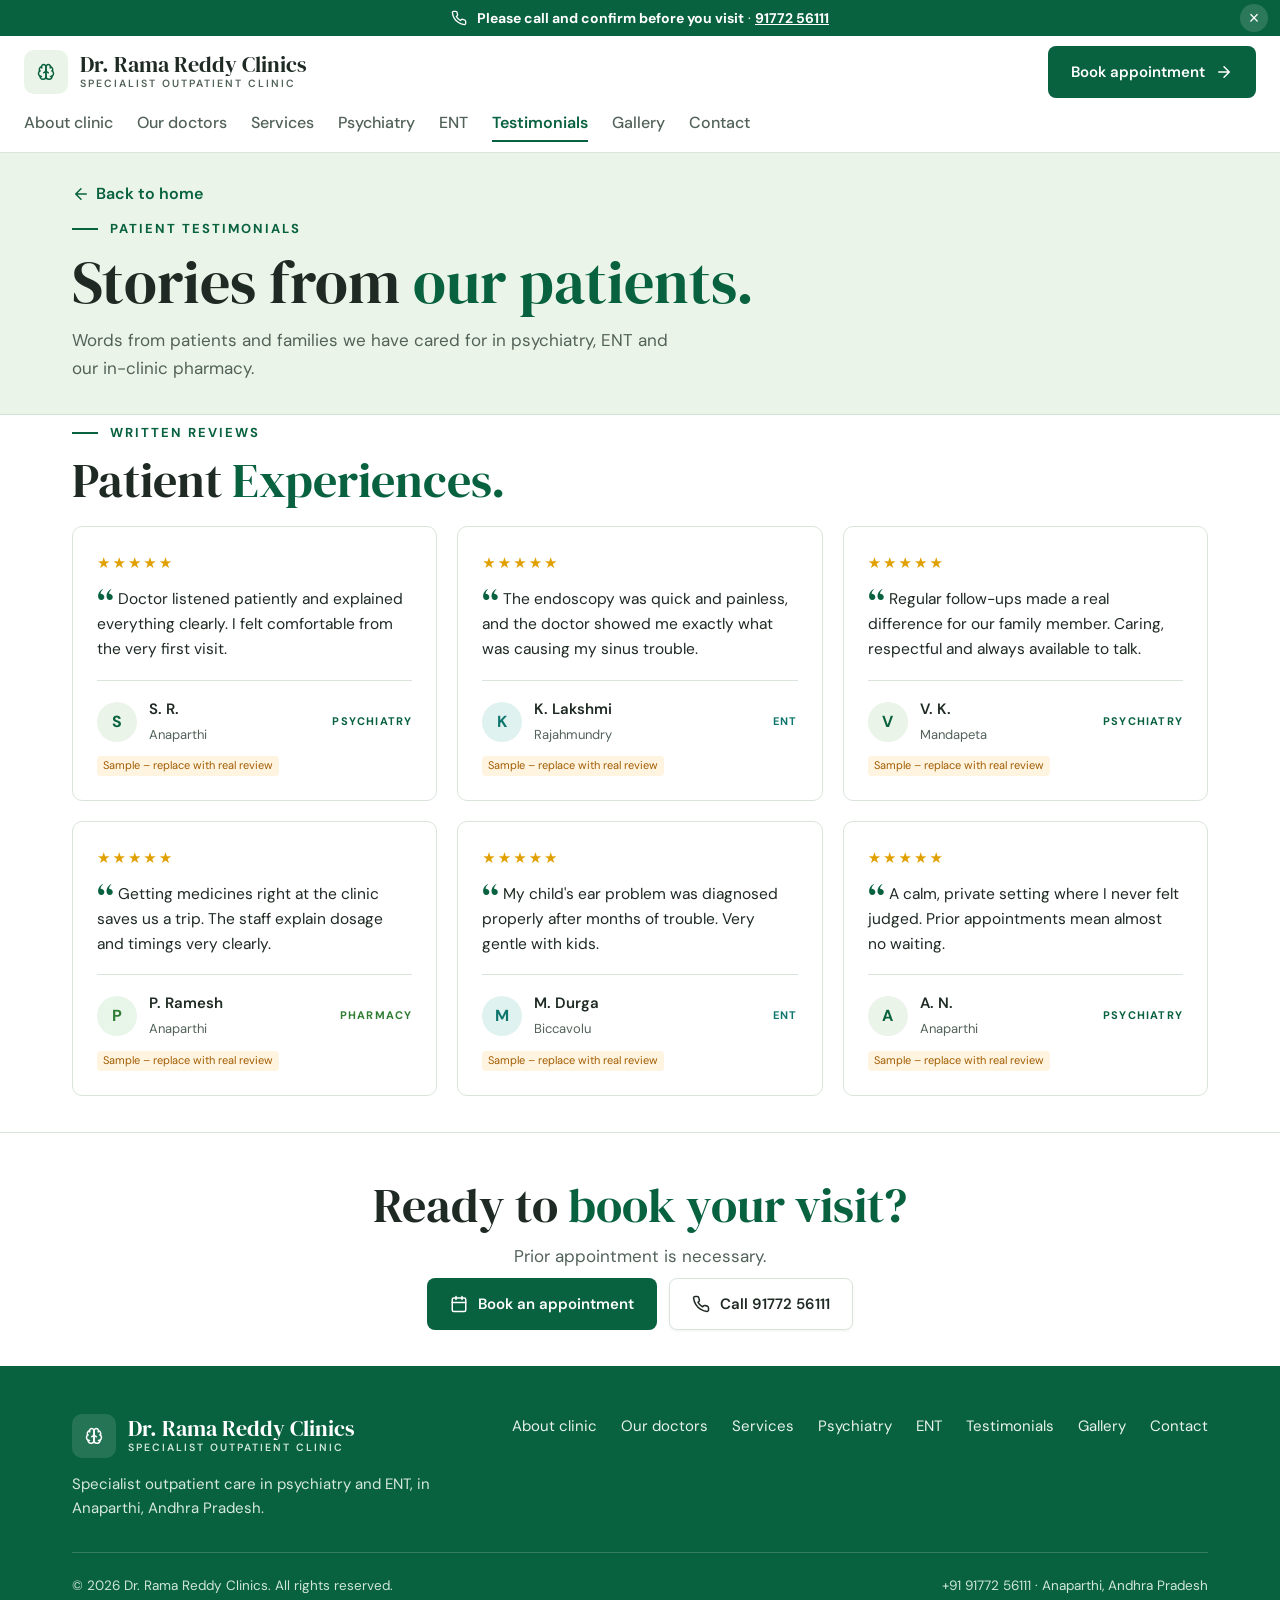
<file: testimonials.html>
<!doctype html>
<html lang="en">
<head>
<meta charset="utf-8">
<meta name="viewport" content="width=device-width, initial-scale=1">
<title>Patient Testimonials | Dr. Rama Reddy Clinics, Anaparthi</title>
<meta name="description" content="Patient stories and reviews from Dr. Rama Reddy Clinics, Anaparthi – psychiatry, ENT and in-clinic pharmacy.">
<link rel="icon" href="favicon.svg?v=4" type="image/svg+xml">
<link rel="icon" href="favicon-32.png?v=4" type="image/png" sizes="32x32">
<link rel="apple-touch-icon" href="apple-touch-icon.png?v=4">
<meta name="theme-color" content="#08613f">
<link rel="preconnect" href="https://fonts.googleapis.com">
<link rel="preconnect" href="https://fonts.gstatic.com" crossorigin>
<link href="https://fonts.googleapis.com/css2?family=DM+Sans:wght@400;500;600;700&family=DM+Serif+Display:ital@0;1&display=swap" rel="stylesheet">
<link rel="stylesheet" href="styles.css?v=5">
</head>
<body class="tpage">

<svg width="0" height="0" style="position:absolute" aria-hidden="true">
  <symbol id="i-brain" viewBox="0 0 24 24"><path d="M12 5a3 3 0 1 0-6 .1 4 4 0 0 0-2.5 5.8 4 4 0 0 0 .5 6.6A4 4 0 1 0 12 18Z"/><path d="M12 5a3 3 0 1 1 6 .1 4 4 0 0 1 2.5 5.8 4 4 0 0 1-.5 6.6A4 4 0 1 1 12 18Z"/><path d="M15 13a4.5 4.5 0 0 1-3-4 4.5 4.5 0 0 1-3 4M17.6 6.5a3 3 0 0 0 .4-1.4M6 5.1a3 3 0 0 0 .4 1.4M3.5 10.9a4 4 0 0 1 .6-.4M19.9 10.5a4 4 0 0 1 .6.4M6 18a4 4 0 0 1-2-.5M20 17.5a4 4 0 0 1-2 .5"/></symbol>
  <symbol id="i-right" viewBox="0 0 24 24"><path d="M5 12h14M12 5l7 7-7 7"/></symbol>
  <symbol id="i-cal" viewBox="0 0 24 24"><rect x="3" y="4" width="18" height="18" rx="2"/><path d="M16 2v4M8 2v4M3 10h18"/></symbol>
  <symbol id="i-phone" viewBox="0 0 24 24"><path d="M22 16.9v3a2 2 0 0 1-2.2 2 19.8 19.8 0 0 1-8.6-3.1 19.5 19.5 0 0 1-6-6A19.8 19.8 0 0 1 2.1 4.2 2 2 0 0 1 4.1 2h3a2 2 0 0 1 2 1.7c.1.9.4 1.8.7 2.7a2 2 0 0 1-.5 2.1L8 9.8a16 16 0 0 0 6 6l1.3-1.3a2 2 0 0 1 2.1-.5c.9.3 1.8.6 2.7.7a2 2 0 0 1 1.7 2z"/></symbol>
</svg>

<header>
  <div class="notice"><div class="notice-in"><svg class="icon"><use href="#i-phone"/></svg><span><b>Please call and confirm before you visit</b> · <a href="tel:+919177256111">91772 56111</a></span><button class="notice-close" type="button" aria-label="Close notice" onclick="this.closest('.notice').remove()">×</button></div></div>
  <div class="wrap">
    <a href="index.html" class="logo" aria-label="Dr. Rama Reddy Clinics home">
      <span class="ibox"><svg class="icon"><use href="#i-brain"/></svg></span>
      <span><b>Dr. Rama Reddy Clinics</b><small>SPECIALIST OUTPATIENT CLINIC</small></span>
    </a>
    <nav>
      <a href="index.html#about">About clinic</a>
      <a href="index.html#doctors">Our doctors</a>
      <a href="index.html#services">Services</a>
      <a href="psychiatry.html">Psychiatry</a>
      <a href="ent.html">ENT</a>
      <a href="testimonials.html" class="active" aria-current="page">Testimonials</a>
      <a href="gallery.html">Gallery</a>
      <a href="index.html#contact">Contact</a>
    </nav>
    <a href="index.html#contact" class="btn btn-book" aria-label="Book appointment"><span>Book<span class="long"> appointment</span></span><svg class="icon"><use href="#i-right"/></svg></a>
  </div>
</header>

<section class="page-hero">
  <div class="wrap">
    <a href="index.html" class="back"><svg class="icon"><use href="#i-right"/></svg>Back to home</a>
    <div class="eyebrow">Patient testimonials</div>
    <h1 class="h2">Stories from <span class="g">our patients.</span></h1>
    <p class="lead">Words from patients and families we have cared for in psychiatry, ENT and our in-clinic pharmacy.</p>
  </div>
</section>

<section class="testimonials">
  <div class="wrap">
    <div class="eyebrow">Written reviews</div>
    <h2 class="h2">Patient <span class="g">Experiences.</span></h2>
    <div class="t-grid"></div>
  </div>
</section>

<section class="cta-band">
  <div class="wrap">
    <h2 class="h2">Ready to <span class="g">book your visit?</span></h2>
    <p class="lead">Prior appointment is necessary.</p>
    <div class="actions">
      <a href="index.html#contact" class="btn btn-book"><svg class="icon"><use href="#i-cal"/></svg>Book an appointment</a>
      <a href="tel:+919177256111" class="btn btn-light"><svg class="icon"><use href="#i-phone"/></svg>Call 91772 56111</a>
    </div>
  </div>
</section>

<footer>
  <div class="wrap">
    <div class="f-top">
      <div>
        <a href="index.html" class="logo">
          <span class="ibox"><svg class="icon"><use href="#i-brain"/></svg></span>
          <span><b>Dr. Rama Reddy Clinics</b><small>SPECIALIST OUTPATIENT CLINIC</small></span>
        </a>
        <p>Specialist outpatient care in psychiatry and ENT, in Anaparthi, Andhra Pradesh.</p>
      </div>
      <div class="f-nav">
        <a href="index.html#about">About clinic</a>
        <a href="index.html#doctors">Our doctors</a>
        <a href="index.html#services">Services</a>
        <a href="psychiatry.html">Psychiatry</a>
        <a href="ent.html">ENT</a>
        <a href="testimonials.html">Testimonials</a>
        <a href="gallery.html">Gallery</a>
        <a href="index.html#contact">Contact</a>
      </div>
    </div>
    <div class="f-bottom">
      <span>© <span id="yr">2026</span> Dr. Rama Reddy Clinics. All rights reserved.</span>
      <span>+91 91772 56111 · Anaparthi, Andhra Pradesh</span>
    </div>
  </div>
</footer>

<script src="testimonials.js?v=4"></script>
<script src="site.js?v=4"></script>
</body>
</html>
</file>
<file: styles.css>
/* Shared styles for Dr. Rama Reddy Clinics pages */
:root {
  --primary: #08613f;
  --primary-dark: #064d32;
  --book: #08613f;          /* green: booking buttons */
  --book-dark: #064d32;
  /* department accents */
  --psy: #08613f;           /* Psychiatry – clinic green */
  --psy-soft: #eaf4e8;
  --ink: #1e2a23;
  --muted: #526259;
  --line: #dbe4db;
  --soft: #eaf4e8;
  --cream: #f4f9f3;
  --ent: #0f766e;           /* ENT – teal green */
  --ent-soft: #e0f2ef;
  --rx: #2e7d32;            /* Pharmacy – green */
  --rx-soft: #e8f5e9;
  --blue: #08613f;        /* brand green */
  --blue-soft: #eaf4e8;
  --blue-line: #cfe5d3;
  --serif: "DM Serif Display", Georgia, serif;
}
* { box-sizing: border-box; margin: 0; padding: 0; }
html { scroll-behavior: smooth; scroll-padding-top: 125px; }   /* sticky header height, so #links aren't hidden under it */
@media (max-width: 1320px) { html { scroll-padding-top: 160px; } }
body { font-family: "DM Sans", system-ui, sans-serif; color: var(--ink); background: #fff; line-height: 1.6; }
img { max-width: 100%; display: block; }
[hidden] { display: none !important; }
a { color: inherit; text-decoration: none; }
h1, h2 { font-family: var(--serif); font-weight: 400; line-height: 1.1; }
h1 .g, h2 .g { color: var(--primary); }
.wrap { max-width: 1184px; margin: 0 auto; padding: 0 24px; }
.icon { width: 18px; height: 18px; fill: none; stroke: currentColor; stroke-width: 2; stroke-linecap: round; stroke-linejoin: round; flex-shrink: 0; }
.eyebrow { display: flex; align-items: center; gap: 12px; font-size: 13px; font-weight: 700; letter-spacing: 2px; text-transform: uppercase; color: var(--primary); }
.eyebrow::before { content: ""; width: 26px; height: 1.5px; background: currentColor; }
section { padding: 56px 0; }
.h2 { font-size: clamp(34px, 4.4vw, 48px); margin: 14px 0 20px; }
.lead { color: var(--muted); font-size: 17px; }
.ibox { width: 40px; height: 40px; border-radius: 10px; background: var(--soft); color: var(--primary); display: grid; place-items: center; flex-shrink: 0; }

.btn { display: inline-flex; align-items: center; gap: 10px; padding: 13px 22px; border-radius: 8px; font-weight: 600; font-size: 15px; white-space: nowrap; border: 1px solid transparent; cursor: pointer; font-family: inherit; transition: background .15s, box-shadow .15s; }
.btn-primary { background: var(--primary); color: #fff; }
.btn-primary:hover { background: var(--primary-dark); }
.btn-book { background: var(--book); color: #fff; }
.btn-book:hover { background: var(--book-dark); }
.btn-light { background: #fff; color: var(--ink); border-color: var(--line); box-shadow: 0 1px 3px rgba(0,0,0,.06); }
.btn-light:hover { box-shadow: 0 4px 12px rgba(0,0,0,.08); }
.btn-sm { padding: 9px 16px; font-size: 14px; }

/* Header */
header { position: sticky; top: 0; z-index: 20; background: rgba(255,255,255,.95); backdrop-filter: blur(8px); border-bottom: 1px solid var(--line); }
/* header spans the full width: logo far left, Book button far right */
header .wrap { display: flex; align-items: center; gap: 16px; height: 76px; max-width: none; padding: 0 40px; }
nav a.active { color: var(--primary); font-weight: 600; }
nav a { white-space: nowrap; }
.logo { display: flex; align-items: center; gap: 12px; }
.logo .ibox { width: 44px; height: 44px; }
.logo b { display: block; font-family: var(--serif); font-weight: 400; font-size: 22px; line-height: 1.1; white-space: nowrap; }
.logo small { display: block; font-size: 10.5px; font-weight: 600; letter-spacing: 2px; color: var(--muted); white-space: nowrap; }
nav { display: flex; gap: 32px; margin: 0 auto; color: var(--muted); font-weight: 500; }
nav a:hover { color: var(--primary); }
@media (max-width: 1440px) { nav { gap: 20px; } header .wrap { padding: 0 24px; } }
/* the logo may shrink (never the buttons), so the header can't overflow */
.logo, .logo > span:last-child { min-width: 0; }
.logo b, .logo small { overflow: hidden; text-overflow: ellipsis; }
@media (max-width: 640px) { header .btn .long { display: none; } }
/* Phone / tablet: same menu row as desktop, moved under the logo; swipe sideways to see all links */
@media (max-width: 1320px) {
  header .wrap { flex-wrap: wrap; height: auto; padding-top: 10px; row-gap: 2px; }
  header .wrap > .btn { margin-left: auto; }
  nav { order: 3; flex-basis: 100%; margin: 0 -24px; padding: 6px 24px 10px; gap: 24px; overflow-x: auto; scrollbar-width: none;
        mask-image: linear-gradient(90deg, #000 85%, transparent); -webkit-mask-image: linear-gradient(90deg, #000 85%, transparent); }
  nav::-webkit-scrollbar { display: none; }
  nav a { padding: 4px 0; border-bottom: 2px solid transparent; }
  nav a.active { border-bottom-color: var(--primary); }
}
@media (max-width: 560px) {
  .wrap { padding: 0 16px; }
  header .wrap { padding-left: 16px; padding-right: 16px; }
  nav { margin: 0 -16px; padding-left: 16px; padding-right: 16px; }
  .logo .ibox { width: 38px; height: 38px; }
  .logo b { font-size: 18px; }
  .logo small { font-size: 9px; letter-spacing: 1.2px; }
  header .btn .long { display: none; }
  header .btn { padding: 10px 14px; gap: 6px; }
  section { padding: 40px 0; }
  section.hero { padding: 28px 0 36px; }
}

@media (max-width: 440px) {
  header .wrap { gap: 8px; }
  header .btn-book .icon { display: none; }
  header .logo .ibox { display: none; }
  header .wrap > .btn { padding: 9px 12px; font-size: 14px; }
  .logo { gap: 9px; }
  .logo .ibox { width: 34px; height: 34px; }
  .logo b { font-size: 16px; }
  .logo small { font-size: 8px; letter-spacing: .6px; }
}

/* Hero */
.hero { padding: 48px 0 44px; }
.hero .wrap { display: grid; grid-template-columns: 1fr 1fr; gap: 56px; align-items: center; }
.pill { display: inline-flex; align-items: center; gap: 8px; padding: 6px 14px; border: 1px solid var(--line); border-radius: 40px; font-size: 13px; font-weight: 600; color: var(--muted); }
.pill .icon { width: 15px; height: 15px; color: var(--primary); }
.hero h1 { font-size: clamp(48px, 7vw, 90px); margin: 22px 0 18px; }
/* highlighted welcome label above the hero heading */
.hero .eyebrow { display: inline-flex; font-size: 16px; letter-spacing: 2.5px; padding: 8px 18px; border-radius: 40px; background: var(--soft); border: 1px solid var(--blue-line); }
.hero .eyebrow::before { display: none; }
@media (max-width: 560px) { .hero .eyebrow { font-size: 12.5px; letter-spacing: 1.5px; padding: 7px 14px; } }
.tagline { font-size: 19px; font-weight: 500; margin-bottom: 14px; }
.hero .lead { max-width: 480px; margin-bottom: 30px; }
.actions { display: flex; gap: 12px; flex-wrap: wrap; }
.trust { display: flex; gap: 28px; flex-wrap: wrap; margin-top: 34px; padding-top: 22px; border-top: 1px solid var(--line); font-weight: 500; }
.trust span { display: flex; align-items: center; gap: 8px; }
.trust .icon { color: var(--primary); }
.hero-media { position: relative; }
.hero-media img { width: 100%; aspect-ratio: 1 / 1.02; object-fit: cover; border-radius: 10px; }
.float { position: absolute; left: -36px; bottom: 34px; display: flex; align-items: center; gap: 14px; background: #fff; padding: 14px 20px; border-radius: 10px; border: 1px solid var(--line); box-shadow: 0 10px 30px rgba(30,42,35,.12); }
.float .ibox { border-radius: 50%; }
.float b { display: block; font-size: 15px; font-weight: 600; }
.float span { font-size: 13px; color: var(--muted); }
.caption { text-align: right; font-size: 13px; color: var(--muted); margin-top: 14px; }
@media (max-width: 860px) {
  .hero .wrap { grid-template-columns: minmax(0, 1fr); }
  .float { left: 12px; bottom: 12px; }
}

/* Strip */
.strip { background: var(--blue-soft); border-top: 1px solid var(--blue-line); border-bottom: 1px solid var(--blue-line); }
.strip .wrap { display: flex; justify-content: space-between; flex-wrap: wrap; gap: 14px 28px; padding-top: 20px; padding-bottom: 20px; font-weight: 500; }
.strip span { display: flex; align-items: center; gap: 10px; }
.strip .icon { color: var(--blue); }
.features .ibox, .ci .ibox { background: var(--blue-soft); color: var(--blue); }

/* About */
.about .wrap { display: grid; grid-template-columns: 1fr 1.2fr; gap: 64px; align-items: start; }
.features { display: grid; grid-template-columns: 1fr 1fr; gap: 0 32px; }
.feature { display: flex; gap: 14px; padding: 26px 0; border-top: 1px solid var(--line); }
.feature b { display: block; font-weight: 600; margin-bottom: 6px; }
.feature p { color: var(--muted); font-size: 15px; }
@media (max-width: 860px) { .about .wrap { grid-template-columns: minmax(0, 1fr); gap: 24px; } }
@media (max-width: 560px) { .features { grid-template-columns: 1fr; } }

/* Doctors */
.doctors { background: var(--blue-soft); border-top: 1px solid var(--blue-line); border-bottom: 1px solid var(--blue-line); }
.split-head { display: flex; justify-content: space-between; align-items: flex-end; gap: 24px; flex-wrap: wrap; margin-bottom: 28px; }
.split-head .h2 { max-width: 680px; margin-bottom: 0; }
.split-head p { max-width: 340px; color: var(--muted); }
.doc-grid { display: grid; grid-template-columns: repeat(auto-fit, minmax(min(540px, 100%), 1fr)); gap: 24px; }
/* Photo column = 240px (Dr. Rachana's photo width): both photos show at the same size, never enlarged,
   and the column ends where the photo ends — no empty bands around it */
.doc { display: grid; grid-template-columns: 262px 1fr; align-items: start; background: #fff; border: 1px solid var(--line); border-radius: 10px; overflow: hidden; }
.doc-photo { position: relative; padding: 22px 0 22px 22px; }
.doc-photo img { display: block; width: 240px; height: auto; border-radius: 10px; }
.doc-photo .tag { left: 32px; bottom: 32px; }
.tag { position: absolute; left: 12px; bottom: 12px; background: #fff; border: 1px solid var(--line); border-radius: 6px; padding: 3px 9px; font-size: 11px; font-weight: 700; letter-spacing: 1.5px; text-transform: uppercase; }
.doc-body { padding: 30px 28px; }
.role { font-size: 12.5px; font-weight: 700; letter-spacing: 1.5px; text-transform: uppercase; color: var(--primary); }
.doc.ent .role { color: var(--ent); }
.doc h3 { font-family: var(--serif); font-weight: 400; font-size: 28px; line-height: 1.15; margin: 10px 0 6px; }
.deg { color: var(--muted); font-size: 15px; padding-bottom: 18px; border-bottom: 1px solid var(--line); margin-bottom: 18px; }
.doc p { color: var(--muted); font-size: 15px; margin-bottom: 20px; }
/* phones: portrait photo box (like the photos themselves) so faces aren't zoomed or cut */
/* phones: the box is exactly as tall as the photo (shown at real size, never enlarged), centred */
@media (max-width: 560px) {
  .doc { grid-template-columns: 1fr; }
  .doc-photo { min-height: 0; width: fit-content; max-width: 100%; margin: 0 auto; padding: 0; }
  .doc-photo img { width: auto; max-width: 100%; border-radius: 0; }
  .doc-photo .tag { left: 12px; bottom: 12px; }
}

/* Testimonials – auto-scrolling row; pauses on hover/touch */
.testimonials { border-bottom: 1px solid var(--line); overflow: hidden; }
.t-viewport { margin-top: 28px; overflow: hidden; mask-image: linear-gradient(90deg, transparent, #000 6%, #000 94%, transparent); }
.t-track { display: flex; gap: 20px; width: max-content; animation: t-scroll 45s linear infinite; }
.t-viewport:hover .t-track, .t-viewport:focus-within .t-track, .t-viewport:active .t-track { animation-play-state: paused; }
@keyframes t-scroll { to { transform: translateX(calc(-50% - 10px)); } }
.t-card { width: 340px; flex-shrink: 0; display: flex; flex-direction: column; background: #fff; border: 1px solid var(--line); border-radius: 10px; padding: 24px; }
.t-stars { color: #e0a100; letter-spacing: 2px; font-size: 15px; }
.t-card blockquote { flex: 1; margin: 12px 0 18px; color: var(--ink); font-size: 15.5px; }
.t-card blockquote::before { content: "“"; font-family: var(--serif); font-size: 40px; line-height: 0; vertical-align: -14px; color: var(--primary); margin-right: 4px; }
.t-who { display: flex; align-items: center; gap: 12px; padding-top: 16px; border-top: 1px solid var(--line); }
.t-avatar { width: 40px; height: 40px; border-radius: 50%; display: grid; place-items: center; font-weight: 700; background: var(--psy-soft); color: var(--primary); }
.t-who b { display: block; font-weight: 600; font-size: 15px; }
.t-who small { color: var(--muted); font-size: 13px; }
.t-dept { margin-left: auto; font-size: 11px; font-weight: 700; letter-spacing: 1.2px; text-transform: uppercase; color: var(--psy); }
.t-card.ent .t-dept { color: var(--ent); }
.t-card.ent .t-avatar { background: var(--ent-soft); color: var(--ent); }
.t-card.rx .t-dept { color: var(--rx); }
.t-card.rx .t-avatar { background: var(--rx-soft); color: var(--rx); }
.t-sample { align-self: flex-start; margin-top: 10px; font-size: 11px; color: #a15c00; background: #fff4e0; border-radius: 4px; padding: 1px 6px; }
@media (max-width: 560px) { .t-card { width: 280px; } }
/* Respect reduced-motion: no auto-scroll, swipe/scroll by hand instead */
@media (prefers-reduced-motion: reduce) {
  .t-viewport { overflow-x: auto; scroll-snap-type: x mandatory; mask-image: none; }
  .t-track { animation: none; }
  .t-card { scroll-snap-align: start; }
}

.t-more { margin-top: 28px; text-align: center; }

/* Testimonials page */
.page-hero { background: var(--blue-soft); border-bottom: 1px solid var(--blue-line); }
.page-hero .h2 { font-size: clamp(38px, 5vw, 60px); }
.page-hero .lead { max-width: 620px; }
.back { display: inline-flex; align-items: center; gap: 6px; font-weight: 600; color: var(--primary); margin-bottom: 18px; }
.back .icon { transform: rotate(180deg); }
.v-grid { display: grid; grid-template-columns: repeat(auto-fill, minmax(220px, 1fr)); gap: 20px; margin-top: 28px; }
.v-card { border: 1px solid var(--line); border-radius: 12px; overflow: hidden; background: #fff; }
.v-frame { position: relative; aspect-ratio: 9 / 16; background: #0f1a14; }
.v-frame img, .v-frame iframe, .v-frame video { position: absolute; inset: 0; width: 100%; height: 100%; object-fit: cover; border: 0; }
.v-play { position: absolute; inset: 0; display: grid; place-items: center; background: linear-gradient(transparent 55%, rgba(0,0,0,.55)); border: 0; cursor: pointer; color: #fff; }
.v-play span { width: 62px; height: 62px; border-radius: 50%; background: rgba(255,255,255,.92); display: grid; place-items: center; color: var(--primary); box-shadow: 0 6px 20px rgba(0,0,0,.3); }
.v-play .icon { width: 26px; height: 26px; fill: currentColor; margin-left: 3px; }
.v-empty { position: absolute; inset: 0; display: grid; place-content: center; gap: 10px; text-align: center; padding: 20px; color: #cfe6d9; font-size: 14px; }
.v-empty .icon { width: 40px; height: 40px; margin: 0 auto; }
.v-body { padding: 14px 16px 16px; }
.v-body b { display: block; font-weight: 600; font-size: 15px; }
.v-body small { color: var(--muted); font-size: 13px; }
.v-body .t-dept { margin: 0; }
.v-meta { display: flex; justify-content: space-between; align-items: center; gap: 8px; margin-top: 6px; }
.v-card.ent .t-dept { color: var(--ent); }
.v-card.rx .t-dept { color: var(--rx); }
@media (max-width: 560px) {
  .v-grid { grid-template-columns: 1fr 1fr; gap: 12px; }
  .v-body { padding: 10px 12px 12px; }
  .v-body b { font-size: 14px; }
  .v-meta { flex-wrap: wrap; gap: 2px 8px; }
  .v-play span { width: 48px; height: 48px; }
}
.t-grid { display: grid; grid-template-columns: repeat(auto-fill, minmax(min(320px, 100%), 1fr)); gap: 20px; margin-top: 28px; }
.t-grid .t-card { width: auto; }
.cta-band { text-align: center; }
/* Booking page */
.book-grid { display: grid; grid-template-columns: 1fr 1fr; gap: 24px; align-items: start; }
.book-card { background: #fff; border: 1px solid var(--line); border-radius: 12px; padding: 26px; }
.step { display: flex; align-items: center; gap: 12px; font-family: var(--serif); font-size: 24px; margin-bottom: 20px; }
.step > span { width: 32px; height: 32px; border-radius: 50%; background: var(--primary); color: #fff; display: grid; place-items: center; font-family: "DM Sans", sans-serif; font-size: 15px; font-weight: 700; flex-shrink: 0; }
.fee { display: flex; justify-content: space-between; align-items: center; padding: 16px 18px; border-radius: 10px; background: var(--soft); border: 1px solid var(--blue-line); }
.fee span { color: var(--muted); font-weight: 600; }
.fee b { font-family: var(--serif); font-weight: 400; font-size: 28px; color: var(--primary); }
.qr { width: 200px; max-width: 100%; aspect-ratio: 1; margin: 0 auto 12px; border: 1px solid var(--line); border-radius: 10px; overflow: hidden; background: #fff; }
.qr img { width: 100%; height: 100%; object-fit: contain; }
.qr-empty { height: 100%; display: grid; place-content: center; gap: 8px; text-align: center; color: var(--muted); font-size: 14px; background: var(--cream); }
.qr-empty .icon { width: 44px; height: 44px; margin: 0 auto; color: var(--primary); }
.hint { color: var(--muted); font-size: 14px; text-align: center; margin-bottom: 18px; }
.utr-hint { text-align: left; margin: -8px 0 0; font-size: 13px; }
.book-submit { grid-column: 1 / -1; display: flex; flex-direction: column; align-items: center; gap: 10px; text-align: center; }
.book-submit small { color: var(--muted); max-width: 520px; }
.form-error { color: #b42318; background: #fef3f2; border: 1px solid #fecdca; border-radius: 8px; padding: 8px 14px; font-weight: 600; }
.book-card.done { max-width: 640px; margin: 24px auto 0; text-align: center; border-color: var(--blue-line); background: var(--soft); }
.book-card.done .step { justify-content: center; font-size: 22px; }
.book-card.done .step .icon { width: 16px; height: 16px; }
.book-card.done .actions { justify-content: center; margin: 16px 0 12px; }
.book-card.done .hint { margin: 0; }
@media (max-width: 760px) { .book-grid { grid-template-columns: 1fr; } .book-card { padding: 20px; } }

/* Awareness page */
.chips { display: flex; flex-wrap: wrap; gap: 10px; margin-top: 22px; }
.chip { display: inline-flex; align-items: center; gap: 8px; padding: 8px 16px; border-radius: 40px; background: #fff; border: 1px solid var(--blue-line); font-weight: 600; font-size: 14px; color: var(--psy); }
.chip:hover { box-shadow: 0 4px 12px rgba(0,0,0,.08); }
.chip .icon { width: 16px; height: 16px; }
.chip.ent { color: var(--ent); }
.chip.rx { color: var(--rx); }
.chip.urgent { color: #b42318; border-color: #fecdca; }
.urgent-box { border: 1.5px solid #fecdca; background: #fffbfa; border-radius: 12px; padding: 26px; }
.urgent-head { display: flex; align-items: center; gap: 12px; color: #b42318; margin-bottom: 14px; }
.urgent-head .icon { width: 26px; height: 26px; }
.urgent-head h2 { font-size: clamp(24px, 3vw, 30px); color: var(--ink); }
.urgent-grid { display: grid; grid-template-columns: 1fr 1fr; gap: 0 32px; }
.urgent-grid ul, .info-card ul { list-style: none; }
.urgent-grid li, .info-card li { position: relative; padding: 5px 0 5px 22px; }
.urgent-grid li::before { content: ""; position: absolute; left: 4px; top: 14px; width: 7px; height: 7px; border-radius: 50%; background: #d92d20; }
.helplines { display: flex; flex-wrap: wrap; gap: 12px; margin-top: 18px; padding-top: 18px; border-top: 1px solid #fecdca; }
.helplines a { flex: 1 1 200px; display: flex; flex-direction: column; padding: 12px 16px; background: #fff; border: 1px solid #fecdca; border-radius: 10px; }
.helplines b { font-family: var(--serif); font-weight: 400; font-size: 26px; color: #b42318; line-height: 1.2; }
.helplines span { font-size: 13.5px; color: var(--muted); }
@media (max-width: 760px) { .urgent-grid { grid-template-columns: 1fr; } }
.info.ent { background: var(--cream); }
.info-grid { display: grid; grid-template-columns: repeat(auto-fill, minmax(min(320px, 100%), 1fr)); gap: 20px; margin-top: 24px; }
.info-card { background: #fff; border: 1px solid var(--line); border-top: 3px solid var(--psy); border-radius: 10px; padding: 22px; font-size: 15px; }
.info.ent .info-card { border-top-color: var(--ent); }
.info.rx .info-card { border-top-color: var(--rx); }
.info-card h3 { font-family: var(--serif); font-weight: 400; font-size: 23px; margin-bottom: 10px; color: var(--psy); }
.info.ent h3 { color: var(--ent); }
.info.rx h3 { color: var(--rx); }
.info-card .sub { display: block; font-size: 12.5px; letter-spacing: 1px; text-transform: uppercase; color: var(--muted); margin: 12px 0 2px; }
.info-card li::before { content: "✓"; position: absolute; left: 0; top: 5px; font-weight: 700; color: var(--psy); }
.info.ent .info-card li::before { color: var(--ent); }
.info.rx .info-card li::before { color: var(--rx); }
.info-card ul.dont li::before { content: "✕"; color: #d92d20; }
.info-card p { color: var(--muted); margin-top: 6px; }
.info-card .btn { margin-top: 14px; white-space: normal; }
.faq { margin-top: 20px; display: grid; gap: 10px; max-width: 860px; }
.faq details { border: 1px solid var(--line); border-radius: 10px; background: #fff; }
.faq summary { cursor: pointer; padding: 16px 20px; font-weight: 600; list-style: none; display: flex; justify-content: space-between; gap: 16px; }
.faq summary::-webkit-details-marker { display: none; }
.faq summary::after { content: "+"; font-size: 22px; line-height: 1; color: var(--primary); }
.faq details[open] summary::after { content: "–"; }
.faq details p { padding: 0 20px 16px; color: var(--muted); }
.disclaimer { margin: 22px auto 0; max-width: 620px; font-size: 13px; color: var(--muted); }

/* About: "since 2021" badge */
.since { display: inline-flex; align-items: center; gap: 14px; margin-top: 22px; padding: 12px 20px; border-radius: 12px; background: var(--soft); border: 1px solid var(--blue-line); }
.since b { font-family: var(--serif); font-weight: 400; font-size: 40px; line-height: 1; color: var(--primary); }
.since span { font-size: 13.5px; color: var(--muted); line-height: 1.35; }

/* Doctor credentials (home cards) */
/* credentials + button run full width under the photo and name, in two columns */
.doc-foot { grid-column: 1 / -1; margin: 0 22px; padding: 18px 0 24px; border-top: 1px solid var(--line); }
.doc-body p:last-child { margin-bottom: 0; }
.creds { list-style: none; margin: 0 0 20px; display: grid; grid-template-columns: 1fr 1fr; gap: 10px 24px; font-size: 14px; color: var(--muted); }
@media (max-width: 560px) { .creds { grid-template-columns: 1fr; } .doc-foot { margin: 0 28px; } }
.creds li { position: relative; padding-left: 16px; }
.creds li::before { content: ""; position: absolute; left: 0; top: 8px; width: 6px; height: 6px; border-radius: 50%; background: var(--primary); }
.creds b { color: var(--ink); font-weight: 600; }

/* Doctor profile (Psychiatry / ENT pages) */
.profile-grid { display: grid; grid-template-columns: 1fr 1fr; gap: 20px; margin-top: 22px; }
.profile-card { background: #fff; border: 1px solid var(--line); border-radius: 12px; padding: 24px; }
.profile-card h3 { font-family: var(--serif); font-weight: 400; font-size: 22px; color: var(--primary); margin-bottom: 8px; }
.dept-ent .profile-card h3 { color: var(--ent); }
.profile-card ul + h3 { margin-top: 18px; }
.profile-card ul { list-style: none; display: grid; gap: 12px; }
.profile-card li b { display: block; font-weight: 600; }
.profile-card li span { color: var(--muted); font-size: 14.5px; }
@media (max-width: 760px) { .profile-grid { grid-template-columns: 1fr; } }

/* Patient feedback section (posts to Google Forms) */
.feedback { border-top: 1px solid var(--line); }
.feedback .wrap { display: grid; grid-template-columns: 1fr 1.2fr; gap: 56px; align-items: start; }
.fb-card { background: #fff; border: 1px solid var(--line); border-radius: 12px; padding: 26px; box-shadow: 0 10px 30px rgba(30,42,35,.06); }
.fb-card textarea { min-height: 120px; }
.hp { position: absolute; left: -9999px; width: 1px; height: 1px; opacity: 0; }
.fb-msg { margin-bottom: 14px; padding: 10px 14px; border-radius: 8px; font-weight: 600; }
.fb-msg.ok { background: var(--soft); color: var(--primary); border: 1px solid var(--blue-line); }
.fb-msg.bad { background: #fef3f2; color: #b42318; border: 1px solid #fecdca; }
@media (max-width: 860px) { .feedback .wrap { grid-template-columns: minmax(0, 1fr); gap: 24px; } }

/* Sticky "call and confirm" notice (inside the sticky header) */
.notice { background: var(--primary); color: #fff; font-size: 14px; }
.notice-in { display: flex; align-items: center; justify-content: center; gap: 10px; padding: 7px 44px; position: relative; text-align: center; }
.notice-in .icon { width: 16px; height: 16px; }
.notice a { color: #fff; font-weight: 700; text-decoration: underline; white-space: nowrap; }
.notice-close { position: absolute; right: 12px; top: 50%; transform: translateY(-50%); width: 28px; height: 28px; border: 0; border-radius: 50%; background: rgba(255,255,255,.15); color: #fff; font-size: 18px; line-height: 1; cursor: pointer; }
@media (max-width: 560px) { .notice { font-size: 12.5px; } .notice-in { padding: 6px 40px 6px 12px; } }

/* Service card buttons: "Ask about…" + round clock button that opens the timings popup */
.svc-actions { display: flex; align-items: center; gap: 10px; margin: 8px 28px 28px; }
.svc .svc-actions .btn { margin: 0; }
.clock-btn { width: 40px; height: 40px; flex-shrink: 0; display: grid; place-items: center; border-radius: 50%; border: 1px solid #c5dfcc; background: #fff; color: var(--psy); cursor: pointer; transition: background .15s; }
.clock-btn:hover { background: var(--psy-soft); }
.clock-btn .icon { width: 20px; height: 20px; }
.svc.ent .clock-btn { color: var(--ent); border-color: #b8dcd6; }
.svc.ent .clock-btn:hover { background: var(--ent-soft); }
.svc.rx .clock-btn { color: var(--rx); border-color: #c3e0c5; }
.svc.rx .clock-btn:hover { background: var(--rx-soft); }

/* Timings chip (doctor cards on the Psychiatry / ENT pages) */
.svc-time { display: flex; align-items: center; gap: 8px; margin: 14px 28px 0; padding: 8px 12px; border-radius: 8px; background: var(--cream); font-size: 13.5px; color: var(--muted); }
.svc-time .icon { width: 16px; height: 16px; color: var(--primary); }
.svc.ent .svc-time .icon { color: var(--ent); }
.svc.rx .svc-time .icon { color: var(--rx); }

/* Popups (native <dialog>) */
dialog.pop, dialog.lightbox { margin: auto; }   /* the global margin reset would otherwise pin dialogs to the top-left */
dialog.pop { border: 0; border-radius: 14px; padding: 0; width: min(440px, calc(100% - 32px)); box-shadow: 0 24px 60px rgba(0,0,0,.25); color: var(--ink); }
dialog.pop::backdrop { background: rgba(15,30,20,.45); }
.pop-in { padding: 26px; }
.pop-head { display: flex; align-items: center; gap: 12px; margin-bottom: 14px; }
.pop-head h3 { font-family: var(--serif); font-weight: 400; font-size: 26px; flex: 1; }
.pop-x { width: 34px; height: 34px; border-radius: 50%; border: 1px solid var(--line); background: #fff; font-size: 20px; line-height: 1; cursor: pointer; color: var(--muted); }
.pop p { color: var(--muted); margin-bottom: 14px; }
.pop .time-big { font-size: 18px; font-weight: 600; color: var(--ink); background: var(--cream); border-radius: 10px; padding: 12px 16px; margin-bottom: 16px; display: flex; gap: 10px; align-items: center; }
.pop .time-big .icon { color: var(--rx); }
.pop label { margin-bottom: 14px; }
.pop input[readonly] { background: var(--cream); color: var(--muted); }
.travel { display: grid; grid-template-columns: 1fr 1fr; gap: 10px; margin-bottom: 10px; }
.travel .btn { justify-content: center; }
.pop .btn-wide { width: 100%; justify-content: center; }
.vi-wide { grid-column: 1 / -1; }
.more-row { display: flex; flex-wrap: wrap; gap: 6px 22px; align-items: center; }
.more-row button.more { border: 0; background: none; font-family: inherit; cursor: pointer; padding: 0; }

/* Department pages (Psychiatry / ENT) */
.dept-hero .wrap { display: grid; grid-template-columns: 1.3fr 1fr; gap: 40px; align-items: center; }
.doc-mini { display: grid; grid-template-columns: 120px 1fr; gap: 18px; align-items: center; background: #fff; border: 1px solid var(--line); border-radius: 12px; padding: 16px; }
.doc-mini img { width: 120px; height: 140px; object-fit: cover; object-position: center top; border-radius: 8px; }
.doc-mini b { display: block; font-family: var(--serif); font-weight: 400; font-size: 22px; line-height: 1.2; }
.doc-mini small { display: block; color: var(--muted); }
.doc-mini .svc-time { margin: 10px 0 12px; }
.doc-mini .actions { gap: 8px; }
.svc-pills { display: flex; flex-wrap: wrap; gap: 10px; margin-top: 18px; }
.svc-pills span { display: inline-flex; align-items: center; gap: 8px; padding: 8px 14px; border-radius: 40px; background: #fff; border: 1px solid var(--line); font-weight: 500; }
.svc-pills .icon { width: 16px; height: 16px; color: var(--psy); }
.dept-ent .svc-pills .icon { color: var(--ent); }
@media (max-width: 860px) { .dept-hero .wrap { grid-template-columns: minmax(0, 1fr); } }
@media (max-width: 420px) { .doc-mini { grid-template-columns: 90px 1fr; } .doc-mini img { width: 90px; height: 110px; } }

/* Events & Gallery */
.event-list { display: grid; gap: 16px; margin-top: 20px; }
.event { display: grid; grid-template-columns: 90px 1fr; gap: 18px; padding: 18px; border: 1px solid var(--line); border-radius: 12px; background: #fff; }
.event-date { text-align: center; background: var(--soft); border-radius: 10px; padding: 10px 6px; color: var(--primary); font-weight: 700; line-height: 1.2; }
.event-date b { display: block; font-family: var(--serif); font-weight: 400; font-size: 30px; }
.event h3 { font-family: var(--serif); font-weight: 400; font-size: 22px; }
.event p { color: var(--muted); }
.gallery { display: grid; grid-template-columns: repeat(auto-fill, minmax(200px, 1fr)); gap: 12px; margin-top: 20px; }
.gallery button { border: 0; padding: 0; cursor: zoom-in; border-radius: 10px; overflow: hidden; aspect-ratio: 4 / 3; background: var(--soft); }
.gallery img { width: 100%; height: 100%; object-fit: cover; transition: transform .3s; }
.gallery button:hover img { transform: scale(1.04); }
.empty { padding: 36px 20px; text-align: center; border: 1.5px dashed var(--blue-line); border-radius: 12px; color: var(--muted); background: var(--cream); margin-top: 20px; }
dialog.lightbox { border: 0; padding: 0; background: transparent; max-width: 92vw; max-height: 90vh; }
dialog.lightbox::backdrop { background: rgba(0,0,0,.85); }
dialog.lightbox img { max-width: 92vw; max-height: 82vh; border-radius: 8px; }
dialog.lightbox p { color: #fff; text-align: center; margin-top: 10px; }
@media (max-width: 560px) { .gallery { grid-template-columns: 1fr 1fr; gap: 8px; } }

/* tighter spacing on the testimonials page */
.tpage section { padding: 36px 0; }
.tpage section.page-hero { padding: 28px 0 32px; }
.tpage .h2 { margin: 10px 0 12px; }
.tpage .back { margin-bottom: 12px; }
.tpage .v-grid, .tpage .t-grid { margin-top: 20px; }
.aw-videos .v-frame video { object-fit: contain; background: #f3f8f5; }
.aw-videos .v-body small { display: block; }
.tpage .testimonials { border-bottom: 0; padding-top: 8px; }
.tpage .cta-band { border-top: 1px solid var(--line); }
@media (max-width: 560px) {
  .tpage section { padding: 28px 0; }
  .tpage section.page-hero { padding: 20px 0 24px; }
}
.cta-band .actions { justify-content: center; margin-top: 8px; }

/* Services */
.svc-grid { display: grid; grid-template-columns: repeat(auto-fit, minmax(min(320px, 100%), 1fr)); gap: 24px; margin-top: 28px; }
.svc { display: flex; flex-direction: column; }
.svc ul { flex: 1; }
.svc .btn { align-self: flex-start; }
.svc.rx .svc-head { background: var(--rx-soft); }
.svc.rx .svc-head small, .svc.rx h3, .svc.rx .svc-head .ibox, .svc.rx li .icon { color: var(--rx); }
.btn-rx { background: #fff; color: var(--rx); border-color: #c3e0c5; }
.svc.psy .svc-head { background: var(--psy-soft); }
.doc.psy .role, .svc.psy .svc-head small, .svc.psy h3, .svc.psy .svc-head .ibox, .svc.psy li .icon { color: var(--psy); }
.btn-psy { background: #fff; color: var(--psy); border-color: #c5dfcc; }
.btn-psy:hover { background: var(--psy-soft); }
.btn-rx:hover { background: var(--rx-soft); }
.svc { border: 1px solid var(--line); border-radius: 10px; overflow: hidden; }
.svc-head { display: flex; justify-content: space-between; align-items: flex-start; padding: 26px 28px; background: var(--soft); }
.svc.ent .svc-head { background: var(--ent-soft); }
.svc-head small { font-size: 12px; font-weight: 700; letter-spacing: 1.8px; text-transform: uppercase; color: var(--primary); }
.svc.ent .svc-head small, .svc.ent h3 { color: var(--ent); }
.svc h3 { font-family: var(--serif); font-weight: 400; font-size: 32px; color: var(--primary); line-height: 1.2; margin-top: 4px; }
.svc-head .ibox { background: #fff; border: 1px solid var(--line); }
.svc.ent .svc-head .ibox { color: var(--ent); }
.svc ul { list-style: none; padding: 10px 28px 0; }
.svc li { display: flex; gap: 12px; align-items: center; padding: 14px 0; border-bottom: 1px solid var(--line); }
.svc li:last-child { border-bottom: 0; }
.svc li .icon { color: var(--primary); width: 16px; height: 16px; }
.svc.ent li .icon { color: var(--ent); }
.svc .btn { margin: 8px 28px 28px; }
.btn-ent { background: #fff; color: var(--ent); border-color: #b8dcd6; }
.btn-ent:hover { background: var(--ent-soft); }

/* Why */
.why { background: linear-gradient(135deg, #eaf4e8, #d9ecd8); border-top: 1px solid var(--blue-line); border-bottom: 1px solid var(--blue-line); }
.why .wrap { display: grid; grid-template-columns: 1fr 1.1fr; gap: 64px; align-items: center; }
.why .eyebrow { color: var(--blue); }
.why h2 .g { color: var(--blue); }
.why p { color: var(--muted); }
.why-list { display: grid; grid-template-columns: 1fr 1fr; gap: 0 32px; }
.why-list span { display: flex; align-items: center; gap: 12px; padding: 16px 0; border-bottom: 1px solid var(--blue-line); font-weight: 500; }
.why-list .icon { color: var(--blue); }
@media (max-width: 860px) { .why .wrap { grid-template-columns: minmax(0, 1fr); gap: 28px; } }
@media (max-width: 560px) { .why-list { grid-template-columns: 1fr; } }

/* Enquiry */
.enquiry { background: var(--cream); border-bottom: 1px solid var(--line); }
.enquiry .wrap { display: grid; grid-template-columns: 1fr 1.2fr; gap: 0; }
.enquiry .left { padding-right: 56px; border-right: 1px solid var(--line); }
.enquiry .right { padding-left: 56px; }
.contact-items { margin: 30px 0 24px; padding-top: 30px; border-top: 1px solid var(--line); display: grid; gap: 18px; }
.ci { display: flex; align-items: center; gap: 14px; }
.ci .ibox { width: 44px; height: 44px; }
.ci small { display: block; color: var(--muted); font-size: 13px; }
.ci b { display: inline-flex; align-items: center; gap: 8px; font-weight: 600; }
form h3 { font-family: var(--serif); font-weight: 400; font-size: 28px; }
form > p { color: var(--muted); margin: 4px 0 20px; }
.row { display: grid; grid-template-columns: 1fr 1fr; gap: 16px; }
label { display: block; font-size: 14px; font-weight: 600; margin-bottom: 18px; }
label span { font-weight: 400; color: var(--muted); }
input, select, textarea { display: block; width: 100%; margin-top: 7px; padding: 12px 14px; font: inherit; font-size: 15px; color: var(--ink); background: #fff; border: 1px solid var(--line); border-radius: 8px; box-shadow: 0 1px 2px rgba(0,0,0,.04); }
input:focus, select:focus, textarea:focus { outline: 2px solid var(--primary); outline-offset: 1px; }
textarea { min-height: 110px; resize: vertical; }
.submit-row { display: flex; align-items: center; gap: 18px; flex-wrap: wrap; }
.submit-row small { color: var(--muted); max-width: 270px; }
@media (max-width: 860px) {
  .enquiry .wrap { grid-template-columns: minmax(0, 1fr); }
  .enquiry .left { padding: 0 0 40px; border-right: 0; border-bottom: 1px solid var(--line); }
  .enquiry .right { padding: 40px 0 0; }
}
@media (max-width: 560px) { .row { grid-template-columns: 1fr; gap: 0; } }

/* Visit */
.visit-top { display: grid; grid-template-columns: 1fr 1.2fr; gap: 56px; }
.visit-grid { display: grid; grid-template-columns: 1fr 1fr; gap: 28px 32px; }
.vi { display: flex; gap: 12px; }
.vi .icon { color: var(--primary); margin-top: 3px; }
.vi b { display: block; font-weight: 600; }
.vi p { color: var(--muted); font-size: 14.5px; }
.vi .more { display: inline-flex; align-items: center; gap: 6px; margin-top: 8px; color: var(--primary); font-weight: 600; font-size: 14px; }
.visit-bottom { display: flex; justify-content: space-between; align-items: center; flex-wrap: wrap; gap: 16px; margin-top: 32px; padding-top: 20px; border-top: 1px solid var(--line); }
.visit-bottom > a:first-child { display: inline-flex; align-items: center; gap: 8px; font-weight: 600; color: var(--primary); }
@media (max-width: 860px) { .visit-top { grid-template-columns: minmax(0, 1fr); gap: 32px; } }
@media (max-width: 560px) { .visit-grid { grid-template-columns: 1fr; } }

/* Footer */
footer { background: var(--primary); color: #fff; padding: 48px 0 28px; }
.f-top { display: flex; justify-content: space-between; gap: 24px; flex-wrap: wrap; padding-bottom: 32px; border-bottom: 1px solid rgba(255,255,255,.18); }
footer .logo .ibox { background: rgba(255,255,255,.12); color: #fff; }
footer .logo small { color: #cfe6d9; }
footer p { color: #d7e9de; max-width: 360px; margin-top: 14px; font-size: 15px; }
.f-nav { display: flex; gap: 24px; flex-wrap: wrap; color: #e6f2eb; font-size: 15px; }
.f-nav a:hover { color: #fff; text-decoration: underline; }
.f-bottom { display: flex; justify-content: space-between; gap: 12px; flex-wrap: wrap; padding-top: 22px; font-size: 13.5px; color: #cfe6d9; }
</file>
